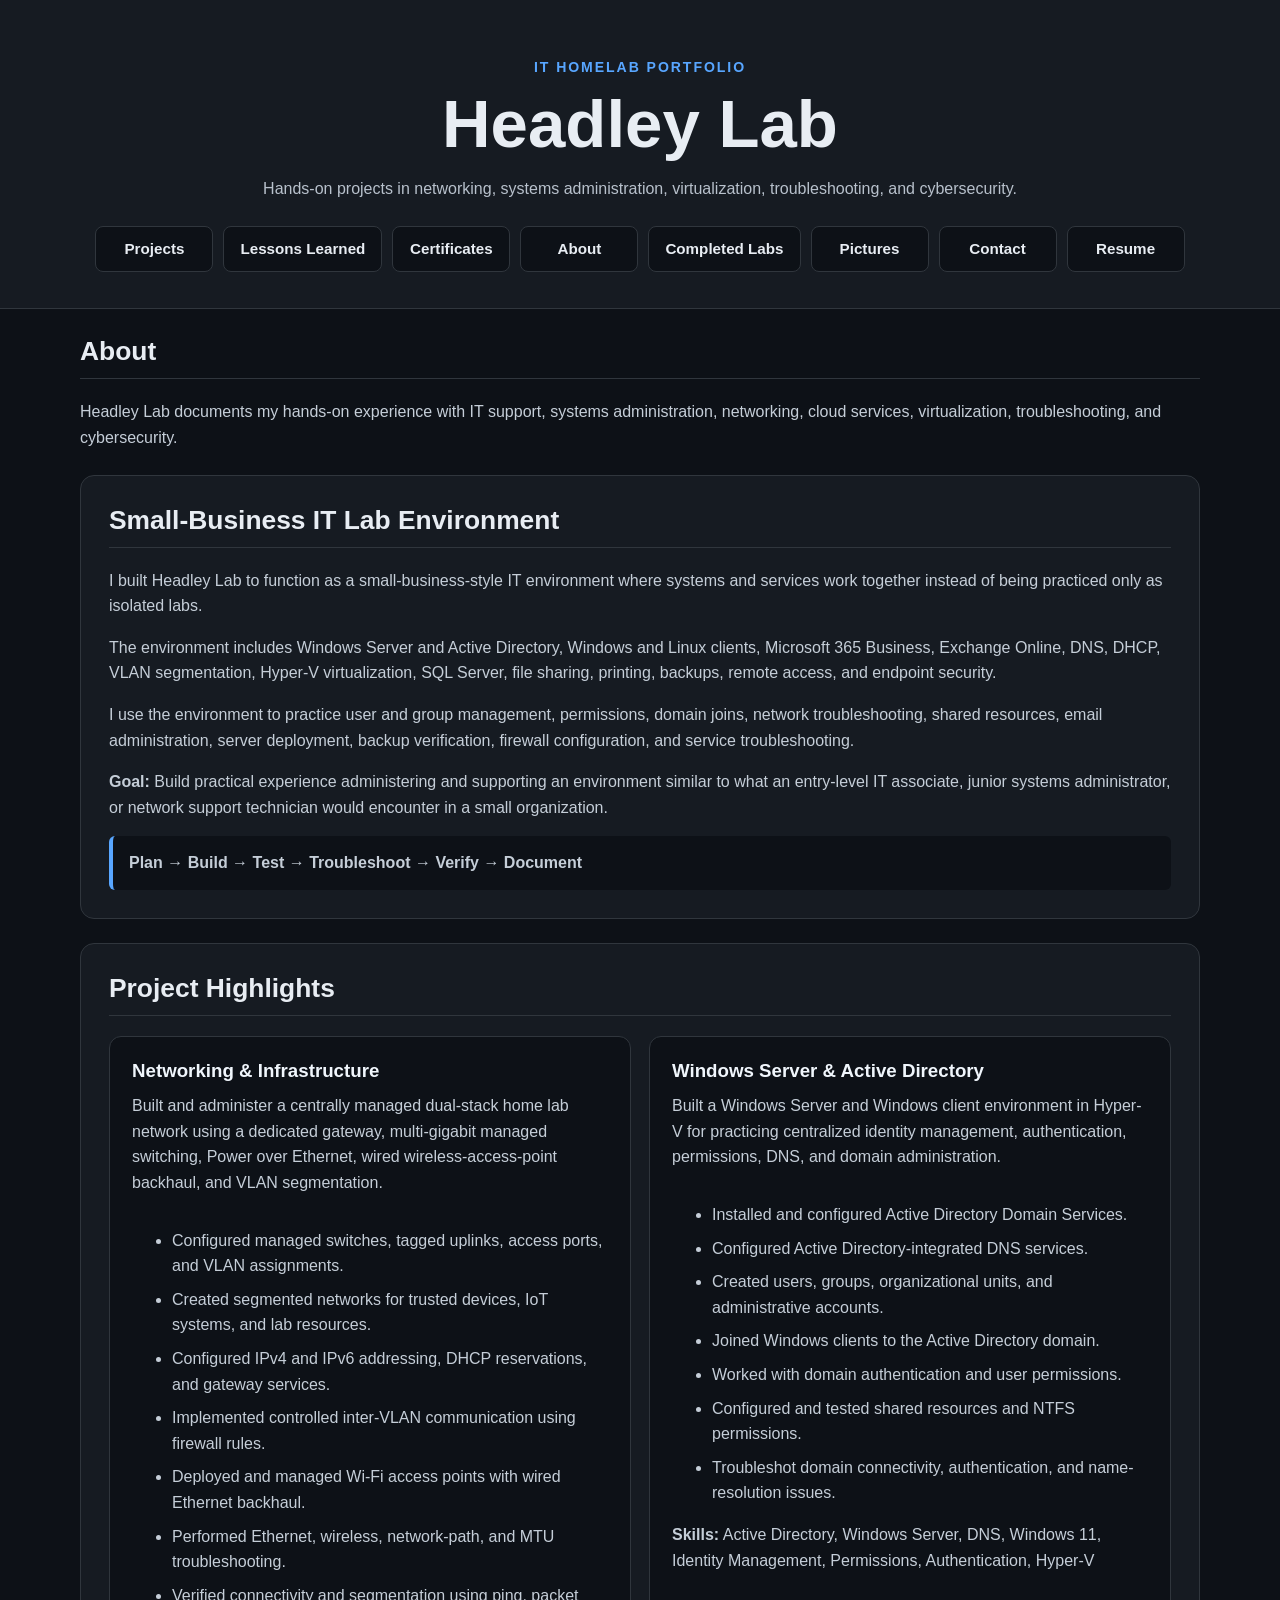
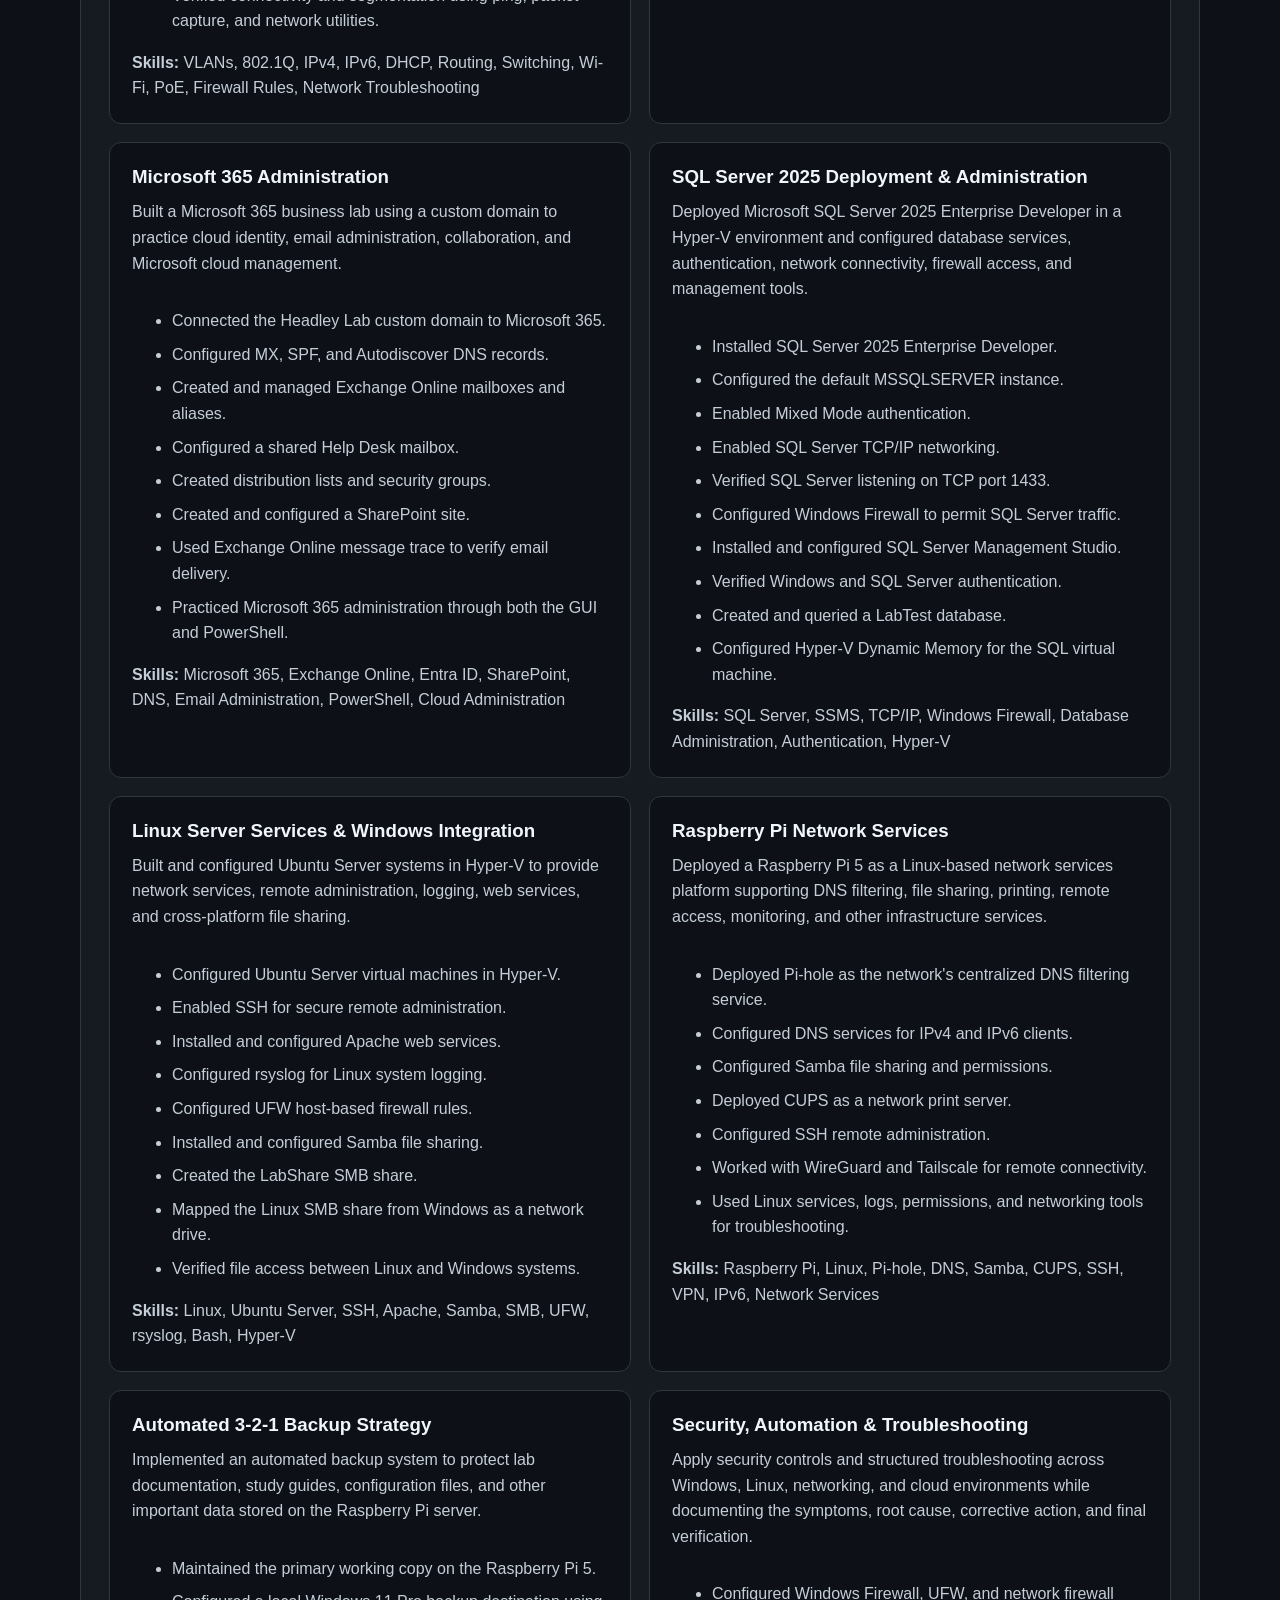
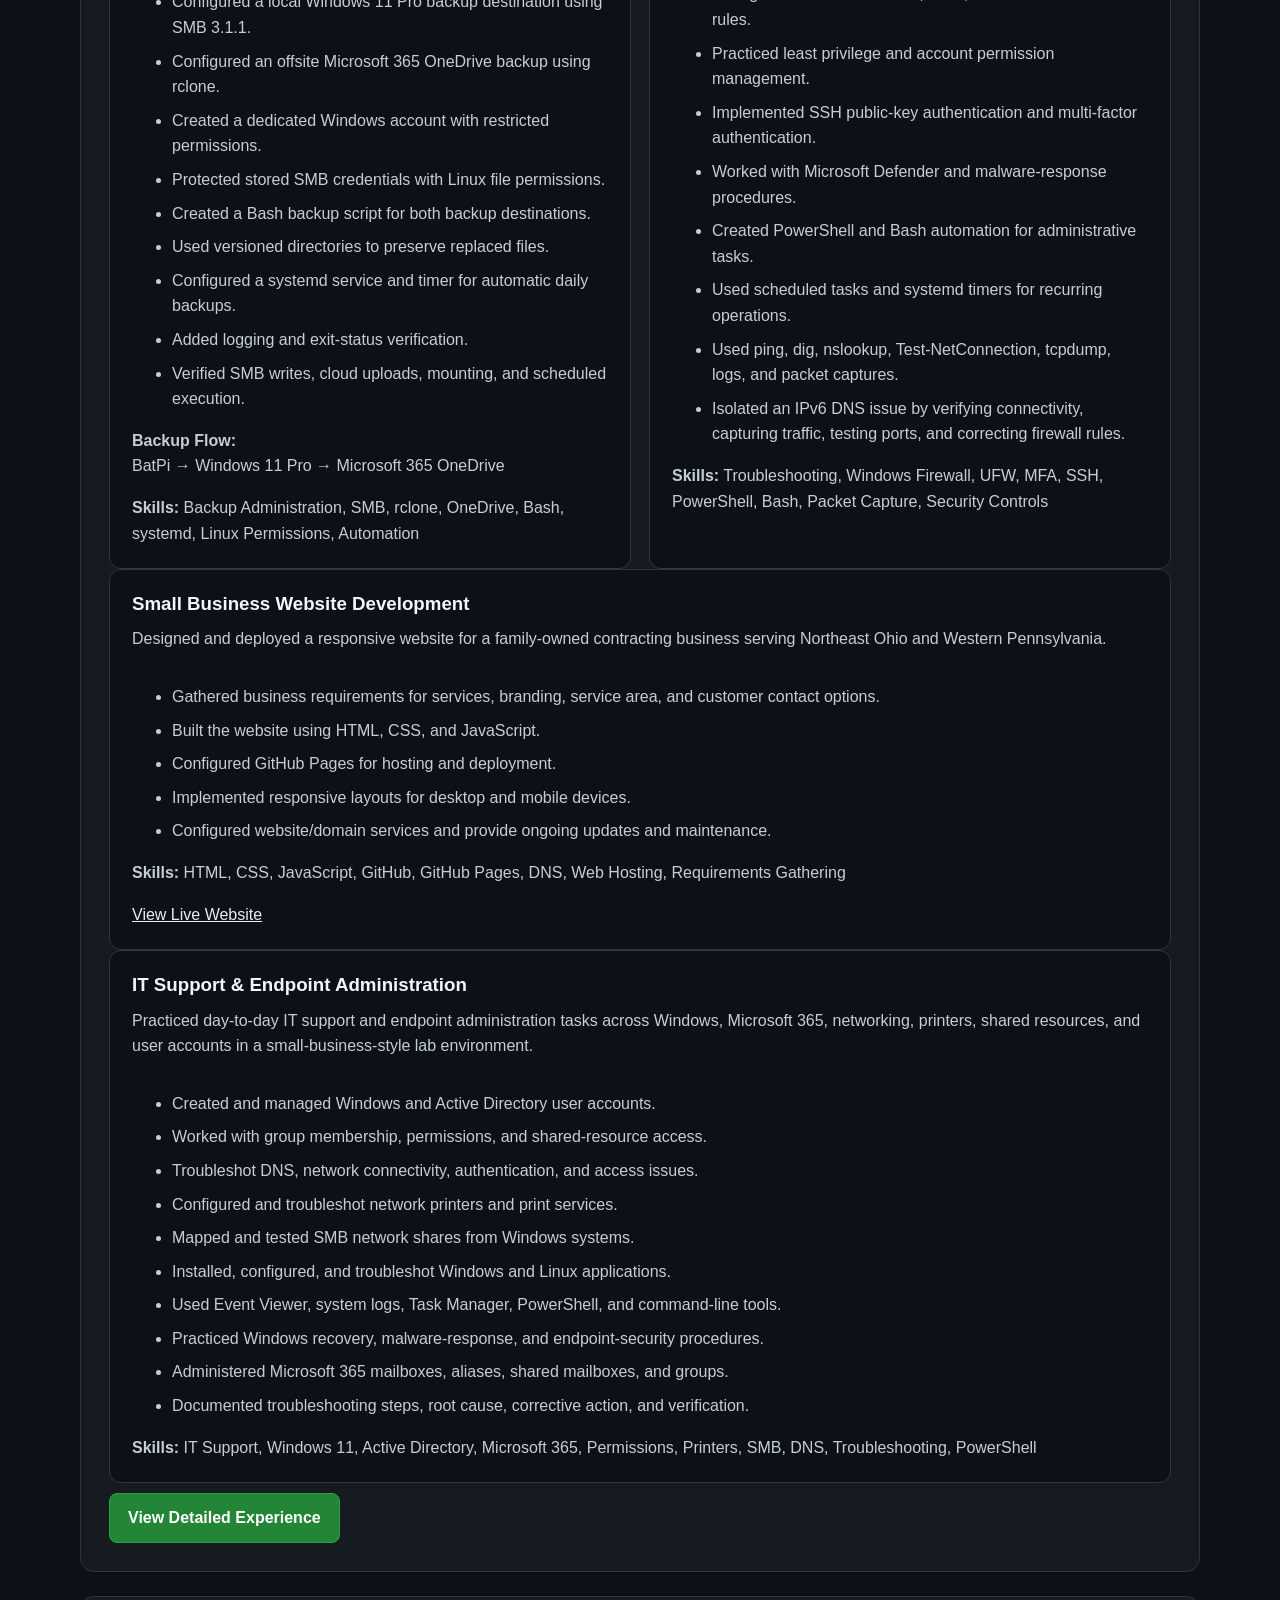
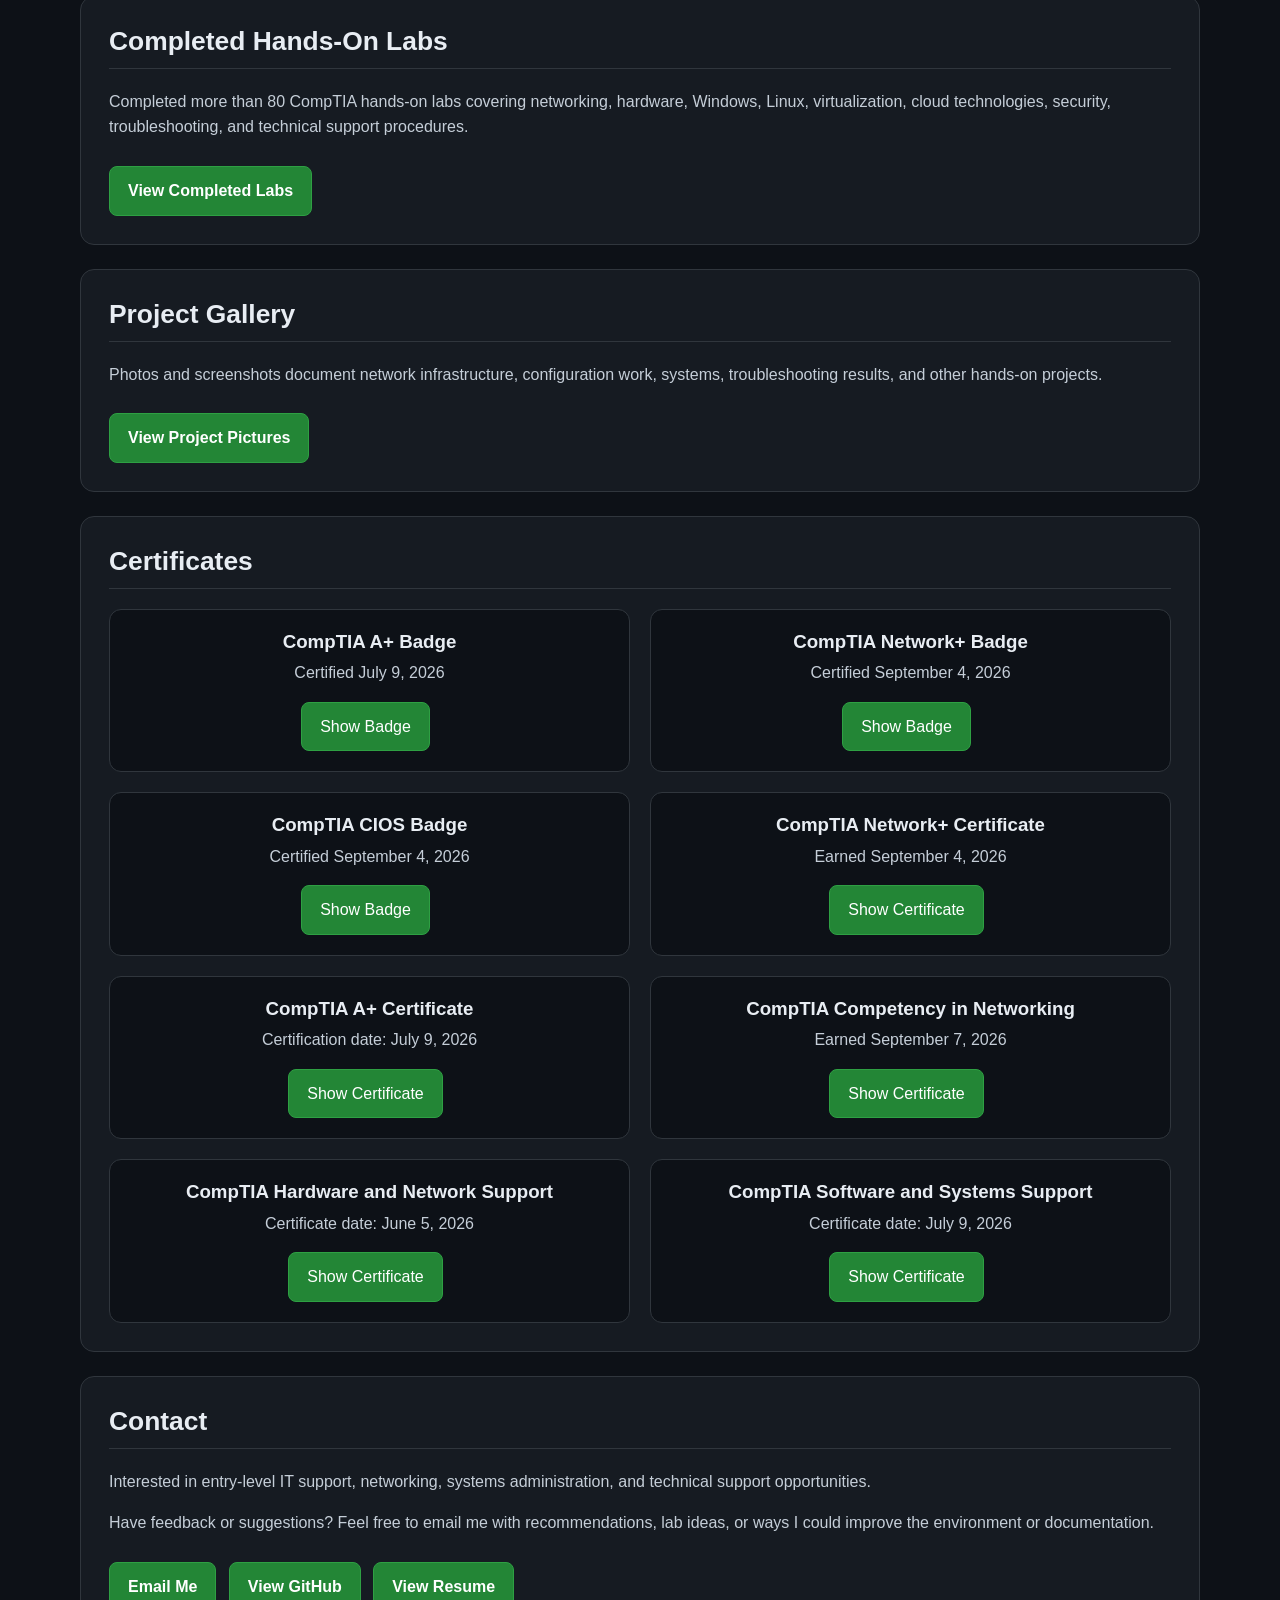
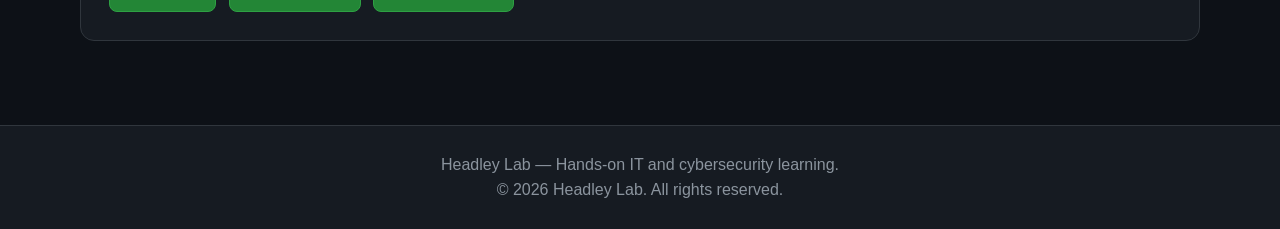
<file: index.html>
<!DOCTYPE html>
<html lang="en">
<head>
  <!-- Google Analytics -->
  <script
    async
    src="https://www.googletagmanager.com/gtag/js?id=G-4KG2R39GV9"
  ></script>

  <script>
    window.dataLayer = window.dataLayer || [];

    function gtag() {
      dataLayer.push(arguments);
    }

    gtag("js", new Date());
    gtag("config", "G-4KG2R39GV9");
  </script>

  <meta charset="UTF-8">
  <meta name="viewport" content="width=device-width, initial-scale=1.0">

  <title>Headley Lab | IT Homelab Portfolio</title>

  <meta
    name="description"
    content="Headley Lab documents hands-on projects in networking, systems administration, virtualization, troubleshooting, and cybersecurity."
  >

  <link rel="stylesheet" href="style.css">
</head>

<body>

  <!-- HEADER -->
  <header class="site-header">
    <div class="container">

      <p class="eyebrow">IT Homelab Portfolio</p>

      <h1>Headley Lab</h1>

      <p class="intro">
        Hands-on projects in networking, systems administration,
        virtualization, troubleshooting, and cybersecurity.
      </p>

      <nav aria-label="Main navigation">
        <a href="projects.html">Projects</a>
        <a href="lessons-learned.html">Lessons Learned</a>
        <a href="#certificates">Certificates</a>
        <a href="#about">About</a>
        <a href="completed-labs.html">Completed Labs</a>
        <a href="Pictures.html">Pictures</a>
        <a href="#contact">Contact</a>
        <a
          href="resume.pdf"
          target="_blank"
          rel="noopener noreferrer"
        >
          Resume
        </a>
      </nav>

    </div>
  </header>

  <main class="container">

    <h2>About</h2>

<p>
  Headley Lab documents my hands-on experience with IT support,
  systems administration, networking, cloud services, virtualization,
  troubleshooting, and cybersecurity.
</p>


<!-- BUSINESS-STYLE LAB ENVIRONMENT -->
<section id="business-lab">

  <h2>Small-Business IT Lab Environment</h2>

  <p>
    I built Headley Lab to function as a small-business-style IT environment
    where systems and services work together instead of being practiced only
    as isolated labs.
  </p>

  <p>
    The environment includes Windows Server and Active Directory, Windows and
    Linux clients, Microsoft 365 Business, Exchange Online, DNS, DHCP, VLAN
    segmentation, Hyper-V virtualization, SQL Server, file sharing, printing,
    backups, remote access, and endpoint security.
  </p>

  <p>
    I use the environment to practice user and group management, permissions,
    domain joins, network troubleshooting, shared resources, email
    administration, server deployment, backup verification, firewall
    configuration, and service troubleshooting.
  </p>

  <p>
    <strong>Goal:</strong>
    Build practical experience administering and supporting an environment
    similar to what an entry-level IT associate, junior systems administrator,
    or network support technician would encounter in a small organization.
  </p>

<p class="workflow">
  <strong>
    Plan → Build → Test → Troubleshoot → Verify → Document
  </strong>
</p>

</section>

    <!-- PROJECT HIGHLIGHTS -->
<section id="projects">

  <h2>Project Highlights</h2>

  <div class="project-grid">

    <!-- NETWORKING & INFRASTRUCTURE -->
    <article class="project-card">
      <h3>Networking & Infrastructure</h3>

      <p>
        Built and administer a centrally managed dual-stack home lab network
        using a dedicated gateway, multi-gigabit managed switching, Power over
        Ethernet, wired wireless-access-point backhaul, and VLAN segmentation.
      </p>

      <ul>
        <li>Configured managed switches, tagged uplinks, access ports, and VLAN assignments.</li>
        <li>Created segmented networks for trusted devices, IoT systems, and lab resources.</li>
        <li>Configured IPv4 and IPv6 addressing, DHCP reservations, and gateway services.</li>
        <li>Implemented controlled inter-VLAN communication using firewall rules.</li>
        <li>Deployed and managed Wi-Fi access points with wired Ethernet backhaul.</li>
        <li>Performed Ethernet, wireless, network-path, and MTU troubleshooting.</li>
        <li>Verified connectivity and segmentation using ping, packet capture, and network utilities.</li>
      </ul>

      <p>
        <strong>Skills:</strong>
        VLANs, 802.1Q, IPv4, IPv6, DHCP, Routing, Switching,
        Wi-Fi, PoE, Firewall Rules, Network Troubleshooting
      </p>
    </article>


    <!-- WINDOWS SERVER & ACTIVE DIRECTORY -->
    <article class="project-card">
      <h3>Windows Server & Active Directory</h3>

      <p>
        Built a Windows Server and Windows client environment in Hyper-V
        for practicing centralized identity management, authentication,
        permissions, DNS, and domain administration.
      </p>

      <ul>
        <li>Installed and configured Active Directory Domain Services.</li>
        <li>Configured Active Directory-integrated DNS services.</li>
        <li>Created users, groups, organizational units, and administrative accounts.</li>
        <li>Joined Windows clients to the Active Directory domain.</li>
        <li>Worked with domain authentication and user permissions.</li>
        <li>Configured and tested shared resources and NTFS permissions.</li>
        <li>Troubleshot domain connectivity, authentication, and name-resolution issues.</li>
      </ul>

      <p>
        <strong>Skills:</strong>
        Active Directory, Windows Server, DNS, Windows 11,
        Identity Management, Permissions, Authentication, Hyper-V
      </p>
    </article>


    <!-- MICROSOFT 365 ADMINISTRATION -->
    <article class="project-card">
      <h3>Microsoft 365 Administration</h3>

      <p>
        Built a Microsoft 365 business lab using a custom domain to practice
        cloud identity, email administration, collaboration, and Microsoft
        cloud management.
      </p>

      <ul>
        <li>Connected the Headley Lab custom domain to Microsoft 365.</li>
        <li>Configured MX, SPF, and Autodiscover DNS records.</li>
        <li>Created and managed Exchange Online mailboxes and aliases.</li>
        <li>Configured a shared Help Desk mailbox.</li>
        <li>Created distribution lists and security groups.</li>
        <li>Created and configured a SharePoint site.</li>
        <li>Used Exchange Online message trace to verify email delivery.</li>
        <li>Practiced Microsoft 365 administration through both the GUI and PowerShell.</li>
      </ul>

      <p>
        <strong>Skills:</strong>
        Microsoft 365, Exchange Online, Entra ID, SharePoint,
        DNS, Email Administration, PowerShell, Cloud Administration
      </p>
    </article>


    <!-- SQL SERVER -->
    <article class="project-card">
      <h3>SQL Server 2025 Deployment & Administration</h3>

      <p>
        Deployed Microsoft SQL Server 2025 Enterprise Developer in a Hyper-V
        environment and configured database services, authentication,
        network connectivity, firewall access, and management tools.
      </p>

      <ul>
        <li>Installed SQL Server 2025 Enterprise Developer.</li>
        <li>Configured the default MSSQLSERVER instance.</li>
        <li>Enabled Mixed Mode authentication.</li>
        <li>Enabled SQL Server TCP/IP networking.</li>
        <li>Verified SQL Server listening on TCP port 1433.</li>
        <li>Configured Windows Firewall to permit SQL Server traffic.</li>
        <li>Installed and configured SQL Server Management Studio.</li>
        <li>Verified Windows and SQL Server authentication.</li>
        <li>Created and queried a LabTest database.</li>
        <li>Configured Hyper-V Dynamic Memory for the SQL virtual machine.</li>
      </ul>

      <p>
        <strong>Skills:</strong>
        SQL Server, SSMS, TCP/IP, Windows Firewall,
        Database Administration, Authentication, Hyper-V
      </p>
    </article>


    <!-- LINUX SERVER -->
    <article class="project-card">
      <h3>Linux Server Services & Windows Integration</h3>

      <p>
        Built and configured Ubuntu Server systems in Hyper-V to provide
        network services, remote administration, logging, web services,
        and cross-platform file sharing.
      </p>

      <ul>
        <li>Configured Ubuntu Server virtual machines in Hyper-V.</li>
        <li>Enabled SSH for secure remote administration.</li>
        <li>Installed and configured Apache web services.</li>
        <li>Configured rsyslog for Linux system logging.</li>
        <li>Configured UFW host-based firewall rules.</li>
        <li>Installed and configured Samba file sharing.</li>
        <li>Created the LabShare SMB share.</li>
        <li>Mapped the Linux SMB share from Windows as a network drive.</li>
        <li>Verified file access between Linux and Windows systems.</li>
      </ul>

      <p>
        <strong>Skills:</strong>
        Linux, Ubuntu Server, SSH, Apache, Samba, SMB,
        UFW, rsyslog, Bash, Hyper-V
      </p>
    </article>


    <!-- RASPBERRY PI -->
    <article class="project-card">
      <h3>Raspberry Pi Network Services</h3>

      <p>
        Deployed a Raspberry Pi 5 as a Linux-based network services platform
        supporting DNS filtering, file sharing, printing, remote access,
        monitoring, and other infrastructure services.
      </p>

      <ul>
        <li>Deployed Pi-hole as the network's centralized DNS filtering service.</li>
        <li>Configured DNS services for IPv4 and IPv6 clients.</li>
        <li>Configured Samba file sharing and permissions.</li>
        <li>Deployed CUPS as a network print server.</li>
        <li>Configured SSH remote administration.</li>
        <li>Worked with WireGuard and Tailscale for remote connectivity.</li>
        <li>Used Linux services, logs, permissions, and networking tools for troubleshooting.</li>
      </ul>

      <p>
        <strong>Skills:</strong>
        Raspberry Pi, Linux, Pi-hole, DNS, Samba,
        CUPS, SSH, VPN, IPv6, Network Services
      </p>
    </article>


    <!-- BACKUP -->
    <article class="project-card">
      <h3>Automated 3-2-1 Backup Strategy</h3>

      <p>
        Implemented an automated backup system to protect lab documentation,
        study guides, configuration files, and other important data stored
        on the Raspberry Pi server.
      </p>

      <ul>
        <li>Maintained the primary working copy on the Raspberry Pi 5.</li>
        <li>Configured a local Windows 11 Pro backup destination using SMB 3.1.1.</li>
        <li>Configured an offsite Microsoft 365 OneDrive backup using rclone.</li>
        <li>Created a dedicated Windows account with restricted permissions.</li>
        <li>Protected stored SMB credentials with Linux file permissions.</li>
        <li>Created a Bash backup script for both backup destinations.</li>
        <li>Used versioned directories to preserve replaced files.</li>
        <li>Configured a systemd service and timer for automatic daily backups.</li>
        <li>Added logging and exit-status verification.</li>
        <li>Verified SMB writes, cloud uploads, mounting, and scheduled execution.</li>
      </ul>

      <p>
        <strong>Backup Flow:</strong><br>
        BatPi &rarr; Windows 11 Pro &rarr; Microsoft 365 OneDrive
      </p>

      <p>
        <strong>Skills:</strong>
        Backup Administration, SMB, rclone, OneDrive,
        Bash, systemd, Linux Permissions, Automation
      </p>
    </article>


    <!-- SECURITY & TROUBLESHOOTING -->
    <article class="project-card">
      <h3>Security, Automation & Troubleshooting</h3>

      <p>
        Apply security controls and structured troubleshooting across Windows,
        Linux, networking, and cloud environments while documenting the
        symptoms, root cause, corrective action, and final verification.
      </p>

      <ul>
        <li>Configured Windows Firewall, UFW, and network firewall rules.</li>
        <li>Practiced least privilege and account permission management.</li>
        <li>Implemented SSH public-key authentication and multi-factor authentication.</li>
        <li>Worked with Microsoft Defender and malware-response procedures.</li>
        <li>Created PowerShell and Bash automation for administrative tasks.</li>
        <li>Used scheduled tasks and systemd timers for recurring operations.</li>
        <li>Used ping, dig, nslookup, Test-NetConnection, tcpdump, logs, and packet captures.</li>
        <li>Isolated an IPv6 DNS issue by verifying connectivity, capturing traffic, testing ports, and correcting firewall rules.</li>
      </ul>

      <p>
        <strong>Skills:</strong>
        Troubleshooting, Windows Firewall, UFW, MFA,
        SSH, PowerShell, Bash, Packet Capture, Security Controls
      </p>
    </article>

  </div>


<div class="project-card">
    <h3>Small Business Website Development</h3>

    <p>
        Designed and deployed a responsive website for a family-owned contracting
        business serving Northeast Ohio and Western Pennsylvania.
    </p>

    <ul>
        <li>Gathered business requirements for services, branding, service area, and customer contact options.</li>
        <li>Built the website using HTML, CSS, and JavaScript.</li>
        <li>Configured GitHub Pages for hosting and deployment.</li>
        <li>Implemented responsive layouts for desktop and mobile devices.</li>
        <li>Configured website/domain services and provide ongoing updates and maintenance.</li>
    </ul>

    <p class="project-skills">
        <strong>Skills:</strong> HTML, CSS, JavaScript, GitHub, GitHub Pages, DNS, Web Hosting, Requirements Gathering
    </p>


    <a href="www.headleycontractingservices.com "
       target="_blank"
       rel="noopener noreferrer"
       class="project-btn">
        View Live Website
    </a>
</div>
  <!-- IT SUPPORT & ENDPOINT ADMINISTRATION -->
<article class="project-card">
  <h3>IT Support & Endpoint Administration</h3>

  <p>
    Practiced day-to-day IT support and endpoint administration tasks across
    Windows, Microsoft 365, networking, printers, shared resources, and user
    accounts in a small-business-style lab environment.
  </p>

  <ul>
    <li>Created and managed Windows and Active Directory user accounts.</li>
    <li>Worked with group membership, permissions, and shared-resource access.</li>
    <li>Troubleshot DNS, network connectivity, authentication, and access issues.</li>
    <li>Configured and troubleshot network printers and print services.</li>
    <li>Mapped and tested SMB network shares from Windows systems.</li>
    <li>Installed, configured, and troubleshot Windows and Linux applications.</li>
    <li>Used Event Viewer, system logs, Task Manager, PowerShell, and command-line tools.</li>
    <li>Practiced Windows recovery, malware-response, and endpoint-security procedures.</li>
    <li>Administered Microsoft 365 mailboxes, aliases, shared mailboxes, and groups.</li>
    <li>Documented troubleshooting steps, root cause, corrective action, and verification.</li>
  </ul>

  <p>
    <strong>Skills:</strong>
    IT Support, Windows 11, Active Directory, Microsoft 365,
    Permissions, Printers, SMB, DNS, Troubleshooting, PowerShell
  </p>
</article>

</div>

<a class="button" href="projects.html">
  View Detailed Experience
</a>
</section>



    <!-- COMPLETED LABS -->
    <section id="completed-labs">

      <h2>Completed Hands-On Labs</h2>

      <p>
        Completed more than 80 CompTIA hands-on labs covering networking,
        hardware, Windows, Linux, virtualization, cloud technologies,
        security, troubleshooting, and technical support procedures.
      </p>

      <a class="button" href="completed-labs.html">
        View Completed Labs
      </a>

    </section>

    <!-- PROJECT GALLERY -->
    <section id="gallery">

      <h2>Project Gallery</h2>

      <p>
        Photos and screenshots document network infrastructure,
        configuration work, systems, troubleshooting results, and other
        hands-on projects.
      </p>

      <a class="button" href="Pictures.html">
        View Project Pictures
      </a>

    </section>

    <!-- CERTIFICATES -->
    <section id="certificates">

      <h2>Certificates</h2>

      <div class="cert-grid">

        <!-- A+ BADGE -->
        <article class="certificate-card">

          <div class="certificate-content">

            <h3>CompTIA A+ Badge</h3>

            <p>Certified July 9, 2026</p>

            <button
              class="button certificate-toggle"
              type="button"
              aria-expanded="false"
              aria-controls="aplus-badge"
              data-show-text="Show Badge"
              data-hide-text="Hide Badge"
            >
              Show Badge
            </button>

            <div
              class="certificate-details"
              id="aplus-badge"
              hidden
            >
              <div
                data-iframe-width="150"
                data-iframe-height="270"
                data-share-badge-id="b3e23286-1e10-4654-9e3e-bf1196140783"
                data-share-badge-host="https://www.credly.com"
              ></div>
            </div>

          </div>
        </article>

<!-- NETWORK+ BADGE -->
<article class="certificate-card">

    <div class="certificate-content">

        <h3>CompTIA Network+ Badge</h3>

        <p>Certified September 4, 2026</p>

        <button
            class="button certificate-toggle"
            type="button"
            aria-expanded="false"
            aria-controls="networkplus-badge"
            data-show-text="Show Badge"
            data-hide-text="Hide Badge"
        >
            Show Badge
        </button>

        <div
            class="certificate-details"
            id="networkplus-badge"
            hidden
        >
            <div
                data-iframe-width="150"
                data-iframe-height="270"
                data-share-badge-id="35a9e029-b0e7-4dd1-bfd9-a9c599a750a7"
                data-share-badge-host="https://www.credly.com"
            ></div>
        </div>

    </div>

</article>

<!-- THIRD NEW BADGE -->
<article class="certificate-card">

    <div class="certificate-content">

        <h3>CompTIA CIOS Badge</h3>

        <p>Certified September 4, 2026</p>

        <button
            class="button certificate-toggle"
            type="button"
            aria-expanded="false"
            aria-controls="third-badge"
            data-show-text="Show Badge"
            data-hide-text="Hide Badge"
        >
            Show Badge
        </button>

        <div
            class="certificate-details"
            id="third-badge"
            hidden
        >
            <div
                data-iframe-width="150"
                data-iframe-height="270"
                data-share-badge-id="f75b4954-c3a4-451d-9794-da8b49ecc10a"
                data-share-badge-host="https://www.credly.com"
            ></div>
        </div>

    </div>

</article>

<!-- CompTIA Network+ -->
<article class="certificate-card">
  <div class="certificate-content">
    <h3>CompTIA Network+ Certificate</h3>
    <p>Earned September 4, 2026</p>

    <button
      class="button certificate-toggle"
      type="button"
      aria-expanded="false"
      aria-controls="networkplus-certificate">
      Show Certificate
    </button>

    <div
      class="certificate-details"
      id="networkplus-certificate"
      hidden>

      <a
        class="certificate-image-link"
        href="Network+ Secure Cert.png"
        target="_blank"
        rel="noopener noreferrer"
        aria-label="Open CompTIA Network+ certificate">

        <img
          src="Network+ Secure Cert.png"
          alt="CompTIA Network+ certificate earned by Robert Headley">
      </a>

      <a
        class="button"
        href="Network+ Secure Cert.png"
        target="_blank"
        rel="noopener noreferrer">
        Open Full Certificate
      </a>

    </div>
  </div>
</article>

        <!-- A+ CERTIFICATE -->
        <article class="certificate-card">

          <div class="certificate-content">

            <h3>CompTIA A+ Certificate</h3>

            <p>Certification date: July 9, 2026</p>

            <button
              class="button certificate-toggle"
              type="button"
              aria-expanded="false"
              aria-controls="aplus-certificate"
              data-show-text="Show Certificate"
              data-hide-text="Hide Certificate"
            >
              Show Certificate
            </button>

            <div
              class="certificate-details"
              id="aplus-certificate"
              hidden
            >

              <a
                class="certificate-image-link"
                href="CompTIA-A-Plus-Certificate.png"
                target="_blank"
                rel="noopener noreferrer"
                aria-label="Open CompTIA A+ certificate"
              >
                <img
                  src="CompTIA-A-Plus-Certificate.png"
                  alt="CompTIA A+ certificate"
                >
              </a>

              <a
                class="button"
                href="CompTIA-A-Plus-Certificate.png"
                target="_blank"
                rel="noopener noreferrer"
              >
                Open Full Certificate
              </a>

            </div>

          </div>
        </article>

<!-- CompTIA Competency in Networking -->
<article class="certificate-card">
  <div class="certificate-content">
    <h3>CompTIA Competency in Networking</h3>
    <p>Earned September 7, 2026</p>

    <button
      class="button certificate-toggle"
      type="button"
      aria-expanded="false"
      aria-controls="networking-competency-certificate">
      Show Certificate
    </button>

    <div
      class="certificate-details"
      id="networking-competency-certificate"
      hidden>

      <a
        class="certificate-image-link"
        href="Competency_in_Networking_Secure.png"
        target="_blank"
        rel="noopener noreferrer"
        aria-label="Open CompTIA Competency in Networking certificate">

        <img
          src="Competency_in_Networking_Secure.png"
          alt="CompTIA Competency in Networking certificate earned by Robert Headley">
      </a>

      <a
        class="button"
        href="Competency_in_Networking_Secure.png"
        target="_blank"
        rel="noopener noreferrer">
        Open Full Certificate
      </a>

    </div>
  </div>
</article>

        <!-- HARDWARE AND NETWORK SUPPORT -->
        <article class="certificate-card">

          <div class="certificate-content">

            <h3>CompTIA Hardware and Network Support</h3>

            <p>Certificate date: June 5, 2026</p>

            <button
              class="button certificate-toggle"
              type="button"
              aria-expanded="false"
              aria-controls="hardware-certificate"
              data-show-text="Show Certificate"
              data-hide-text="Hide Certificate"
            >
              Show Certificate
            </button>

            <div
              class="certificate-details"
              id="hardware-certificate"
              hidden
            >

              <a
                class="certificate-image-link"
                href="CompTIA-Hardware-Network-Support_copy.png"
                target="_blank"
                rel="noopener noreferrer"
                aria-label="Open CompTIA Hardware and Network Support certificate"
              >
                <img
                  src="CompTIA-Hardware-Network-Support_copy.png"
                  alt="CompTIA Hardware and Network Support certificate"
                >
              </a>

              <a
                class="button"
                href="CompTIA-Hardware-Network-Support_copy.png"
                target="_blank"
                rel="noopener noreferrer"
              >
                Open Full Certificate
              </a>

            </div>

          </div>
        </article>

        <!-- SOFTWARE AND SYSTEMS SUPPORT -->
        <article class="certificate-card">

          <div class="certificate-content">

            <h3>CompTIA Software and Systems Support</h3>

            <p>Certificate date: July 9, 2026</p>

            <button
              class="button certificate-toggle"
              type="button"
              aria-expanded="false"
              aria-controls="software-certificate"
              data-show-text="Show Certificate"
              data-hide-text="Hide Certificate"
            >
              Show Certificate
            </button>

            <div
              class="certificate-details"
              id="software-certificate"
              hidden
            >

              <a
                class="certificate-image-link"
                href="CompTIA-Software-Systems-Support_copy.png"
                target="_blank"
                rel="noopener noreferrer"
                aria-label="Open CompTIA Software and Systems Support certificate"
              >
                <img
                  src="CompTIA-Software-Systems-Support_copy.png"
                  alt="CompTIA Software and Systems Support certificate"
                >
              </a>

              <a
                class="button"
                href="CompTIA-Software-Systems-Support_copy.png"
                target="_blank"
                rel="noopener noreferrer"
              >
                Open Full Certificate
              </a>

            </div>

          </div>
        </article>

      </div>

    </section>

    <!-- CONTACT -->
    <section id="contact">

      <h2>Contact</h2>

      <p>
        Interested in entry-level IT support, networking, systems
        administration, and technical support opportunities.<p>
      Have feedback or suggestions? Feel free to email me with recommendations,
      lab ideas, or ways I could improve the environment or documentation.
      </p>
     </p>

      <a
        class="button"
        href="mailto:bobby@headleylab.com"
      >
        Email Me
      </a>

      <a
        class="button"
        href="https://github.com/bheadley86-create"
        target="_blank"
        rel="noopener noreferrer"
      >
        View GitHub
      </a>

      <a
        class="button"
        href="resume.pdf"
        target="_blank"
        rel="noopener noreferrer"
      >
        View Resume
      </a>

    </section>

  </main>

<!-- FOOTER -->
<footer>
  <div class="container">
    <p>
      Headley Lab — Hands-on IT and cybersecurity learning.
    </p>
    <p>
      &copy; 2026 Headley Lab. All rights reserved.
    </p>
  </div>
</footer>

  <!-- CREDLY -->
  <script
    async
    src="https://cdn.credly.com/assets/utilities/embed.js"
  ></script>

  <!-- CERTIFICATE TOGGLES -->
  <script>
    document.querySelectorAll(".certificate-toggle").forEach((button) => {
      button.addEventListener("click", () => {
        const certificateId = button.getAttribute("aria-controls");
        const certificate = document.getElementById(certificateId);

        if (!certificate) {
          return;
        }

        const isHidden = certificate.hasAttribute("hidden");

        const showText =
          button.dataset.showText || "Show Certificate";

        const hideText =
          button.dataset.hideText || "Hide Certificate";

        if (isHidden) {
          certificate.removeAttribute("hidden");
          button.setAttribute("aria-expanded", "true");
          button.textContent = hideText;
        } else {
          certificate.setAttribute("hidden", "");
          button.setAttribute("aria-expanded", "false");
          button.textContent = showText;
        }
      });
    });
  </script>

  <!-- Cloudflare Web Analytics -->
  <script
    type="module"
    src="https://static.cloudflareinsights.com/beacon.min.js"
    data-cf-beacon='{"token":"bc6c568b20b046939691383c7d23c6a4"}'
  ></script>

</body>
</html>
</file>
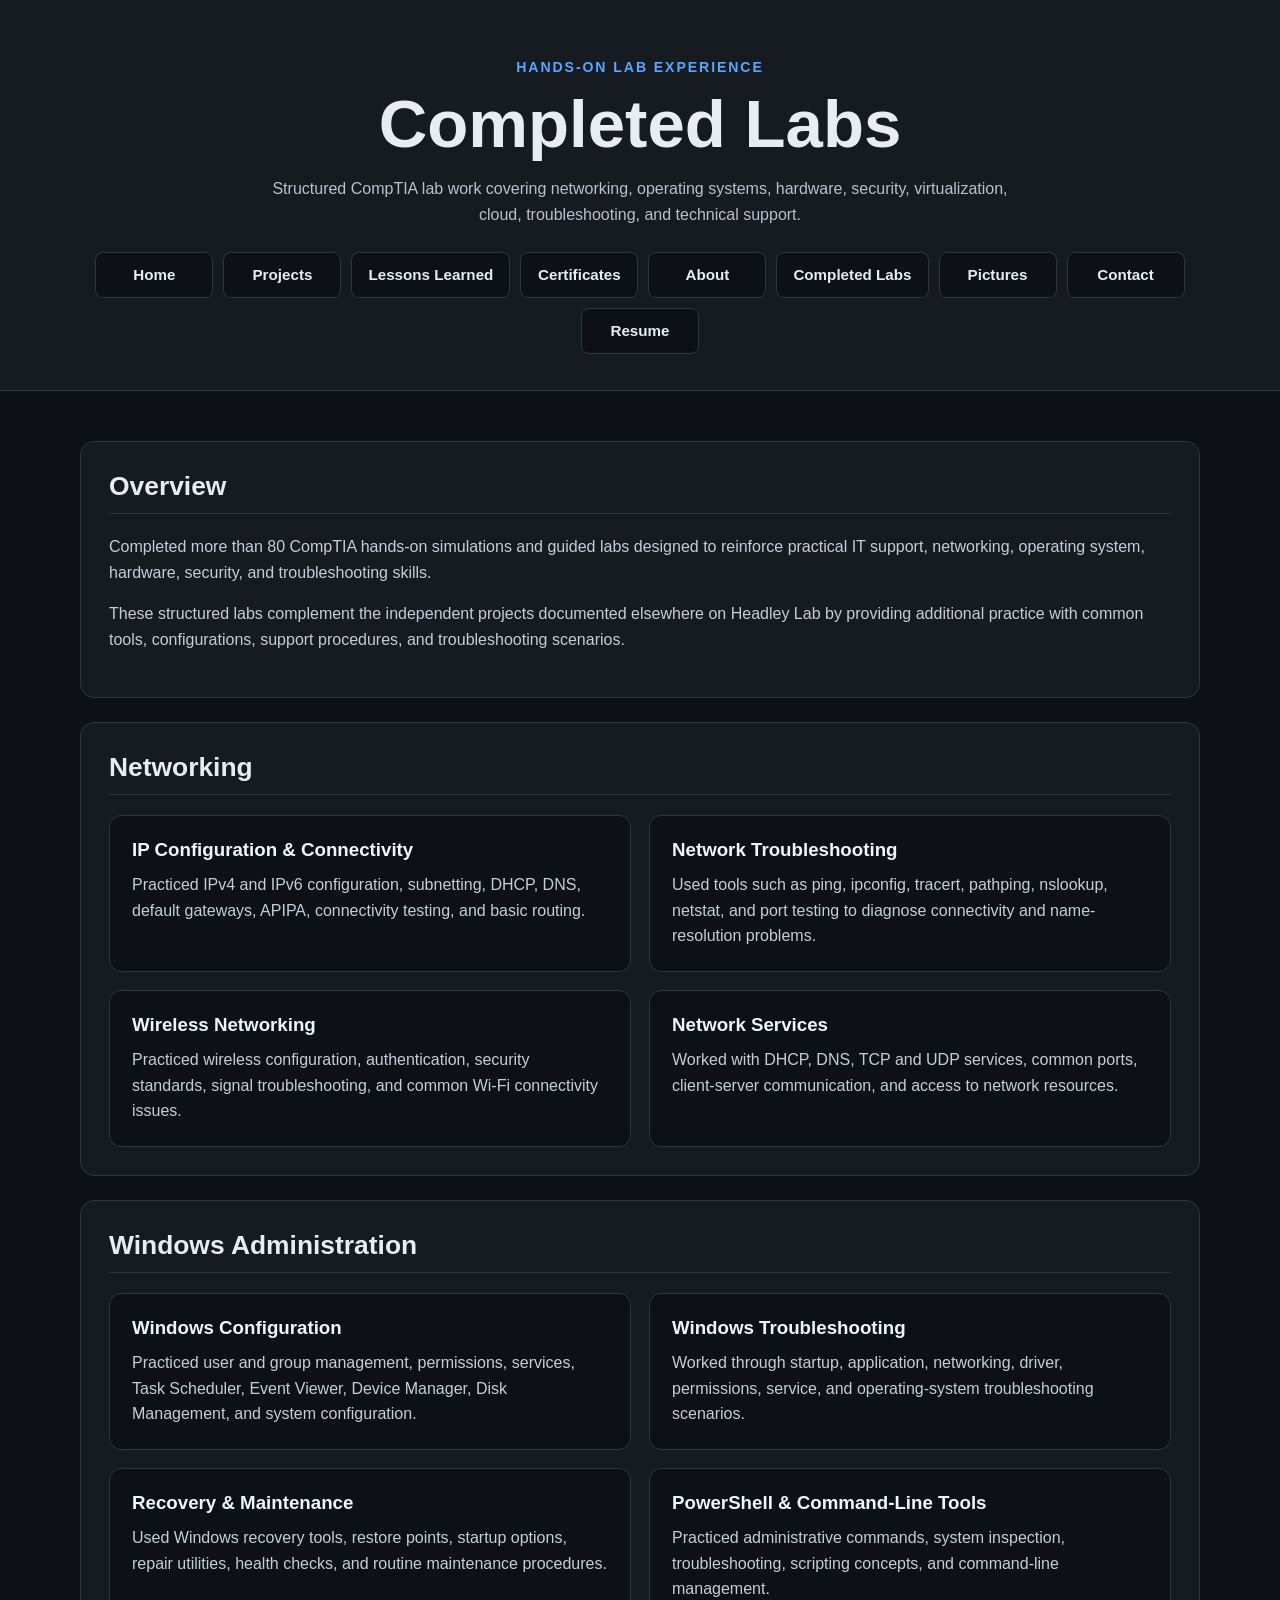
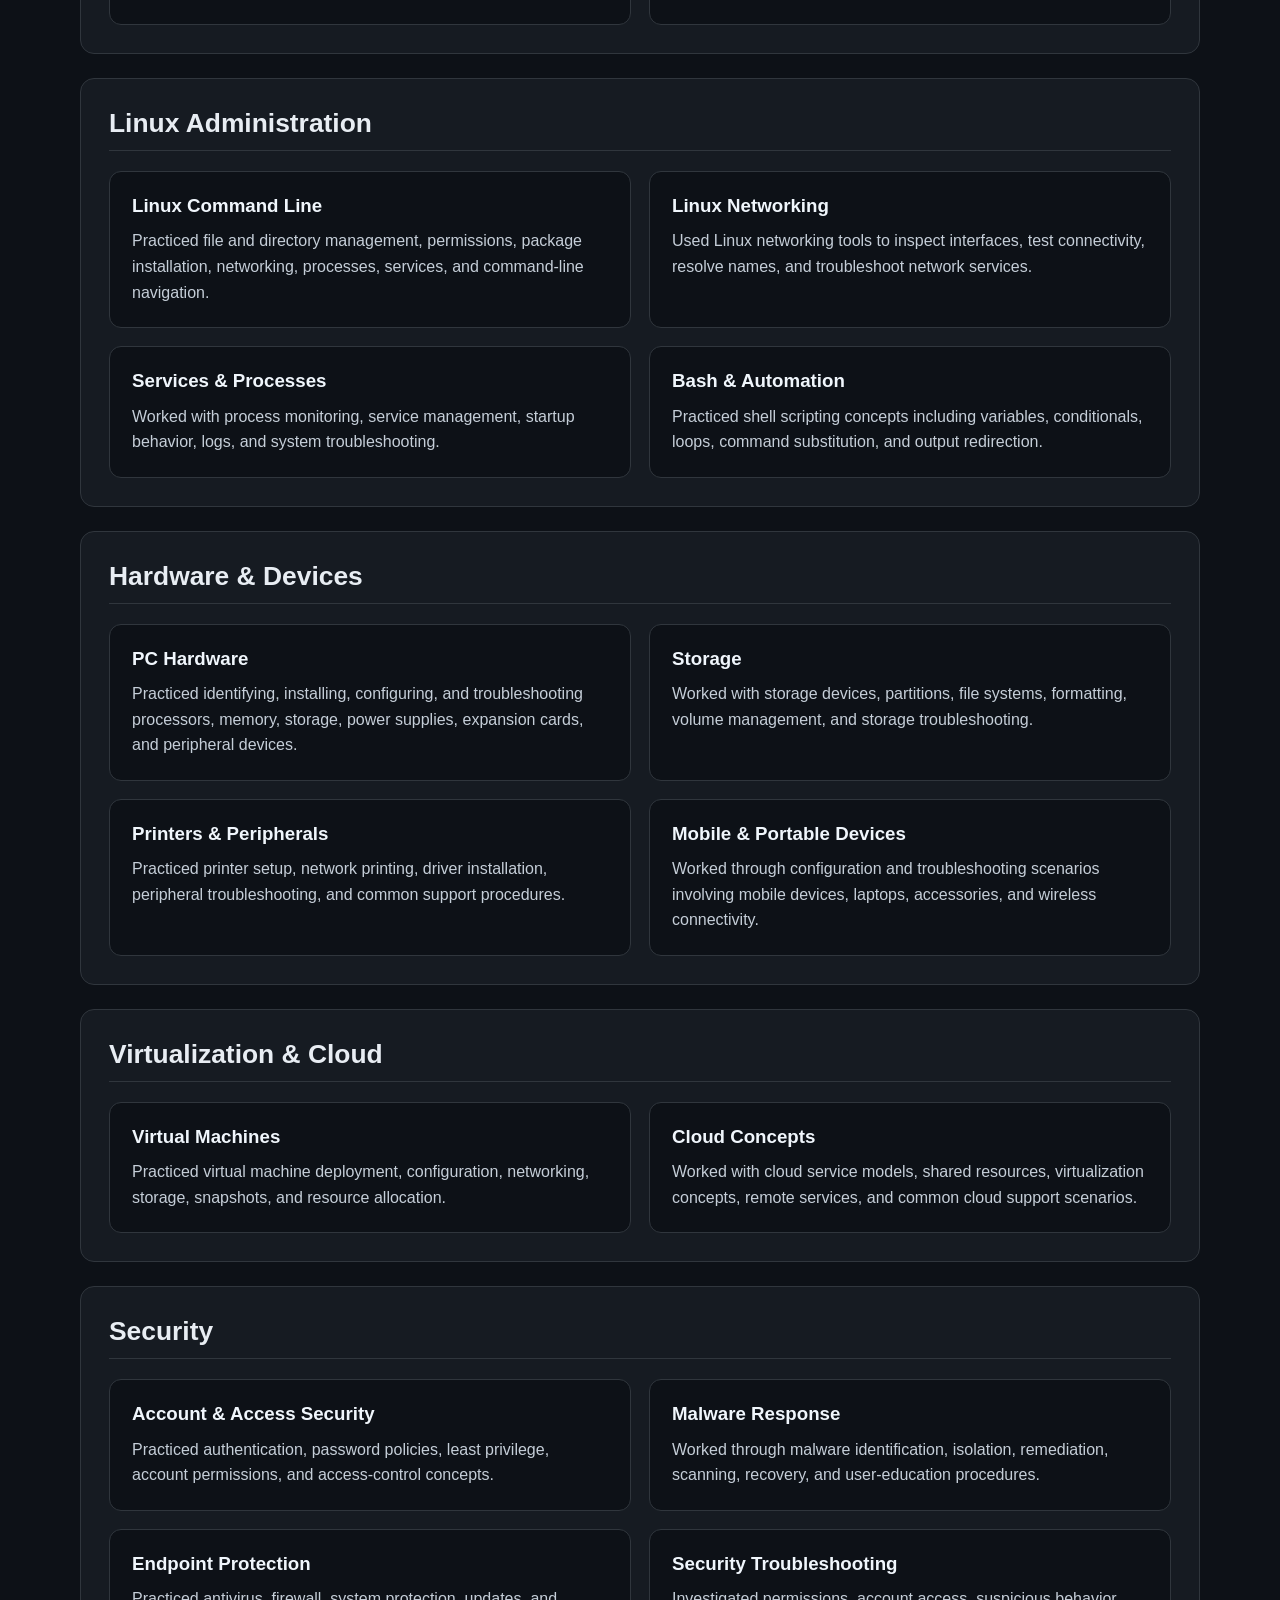
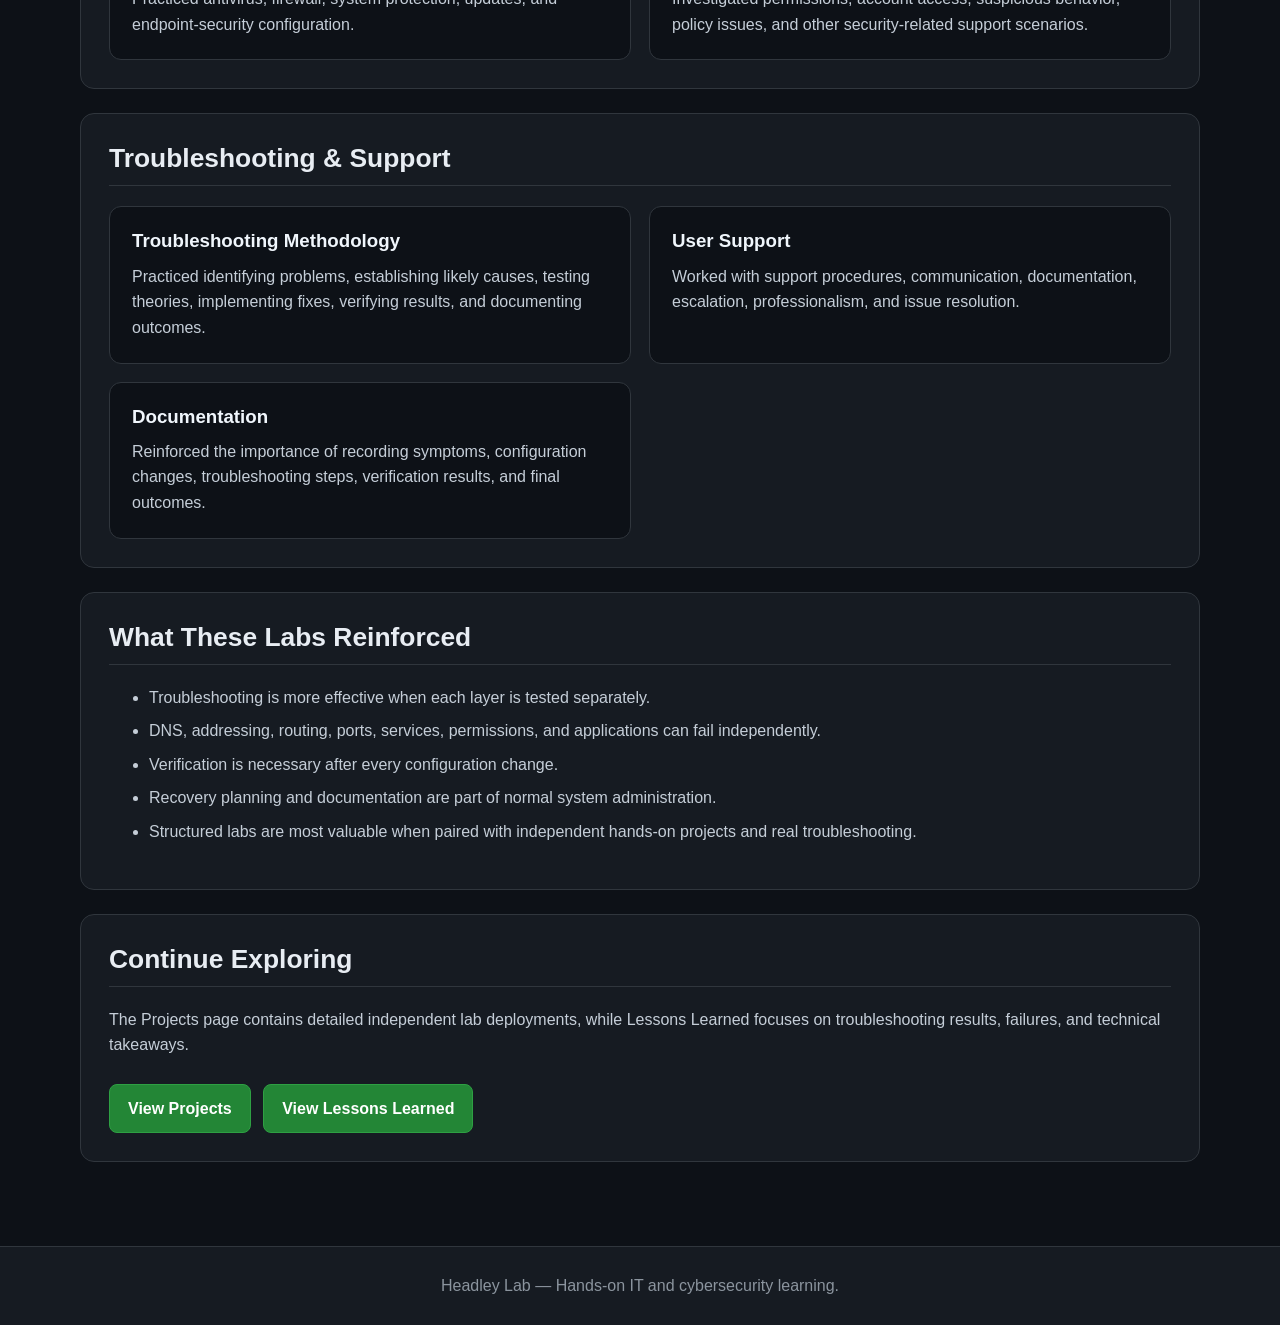
<file: completed-labs.html>
<!DOCTYPE html>
<html lang="en">
<head>
  <meta charset="UTF-8">
  <meta name="viewport" content="width=device-width, initial-scale=1.0">

  <title>Headley Lab | Completed Labs</title>

  <meta
    name="description"
    content="Completed CompTIA hands-on labs covering networking, Windows, Linux, hardware, security, virtualization, cloud, troubleshooting, and support procedures."
  >

  <link rel="stylesheet" href="style.css">
</head>

<body>

  <header class="site-header">
    <div class="container">
      <p class="eyebrow">Hands-On Lab Experience</p>

      <h1>Completed Labs</h1>

      <p class="intro">
        Structured CompTIA lab work covering networking, operating systems,
        hardware, security, virtualization, cloud, troubleshooting, and
        technical support.
      </p>

      <nav aria-label="Main navigation">
        <a href="index.html">Home</a>
        <a href="projects.html">Projects</a>
        <a href="lessons-learned.html">Lessons Learned</a>
        <a href="index.html#certificates">Certificates</a>
        <a href="index.html#about">About</a>
        <a href="completed-labs.html">Completed Labs</a>
        <a href="Pictures.html">Pictures</a>
        <a href="index.html#contact">Contact</a>
        <a href="resume.pdf" target="_blank" rel="noopener noreferrer">Resume</a>
      </nav>
    </div>
  </header>

  <main class="container">

    <section>
      <h2>Overview</h2>

      <p>
        Completed more than 80 CompTIA hands-on simulations and guided labs
        designed to reinforce practical IT support, networking, operating
        system, hardware, security, and troubleshooting skills.
      </p>

      <p>
        These structured labs complement the independent projects documented
        elsewhere on Headley Lab by providing additional practice with common
        tools, configurations, support procedures, and troubleshooting
        scenarios.
      </p>
    </section>

    <section>
      <h2>Networking</h2>

      <div class="project-grid">

        <article class="project-card">
          <h3>IP Configuration & Connectivity</h3>

          <p>
            Practiced IPv4 and IPv6 configuration, subnetting, DHCP, DNS,
            default gateways, APIPA, connectivity testing, and basic routing.
          </p>
        </article>

        <article class="project-card">
          <h3>Network Troubleshooting</h3>

          <p>
            Used tools such as ping, ipconfig, tracert, pathping, nslookup,
            netstat, and port testing to diagnose connectivity and
            name-resolution problems.
          </p>
        </article>

        <article class="project-card">
          <h3>Wireless Networking</h3>

          <p>
            Practiced wireless configuration, authentication, security
            standards, signal troubleshooting, and common Wi-Fi connectivity
            issues.
          </p>
        </article>

        <article class="project-card">
          <h3>Network Services</h3>

          <p>
            Worked with DHCP, DNS, TCP and UDP services, common ports,
            client-server communication, and access to network resources.
          </p>
        </article>

      </div>
    </section>

    <section>
      <h2>Windows Administration</h2>

      <div class="project-grid">

        <article class="project-card">
          <h3>Windows Configuration</h3>

          <p>
            Practiced user and group management, permissions, services,
            Task Scheduler, Event Viewer, Device Manager, Disk Management,
            and system configuration.
          </p>
        </article>

        <article class="project-card">
          <h3>Windows Troubleshooting</h3>

          <p>
            Worked through startup, application, networking, driver,
            permissions, service, and operating-system troubleshooting
            scenarios.
          </p>
        </article>

        <article class="project-card">
          <h3>Recovery & Maintenance</h3>

          <p>
            Used Windows recovery tools, restore points, startup options,
            repair utilities, health checks, and routine maintenance
            procedures.
          </p>
        </article>

        <article class="project-card">
          <h3>PowerShell & Command-Line Tools</h3>

          <p>
            Practiced administrative commands, system inspection,
            troubleshooting, scripting concepts, and command-line management.
          </p>
        </article>

      </div>
    </section>

    <section>
      <h2>Linux Administration</h2>

      <div class="project-grid">

        <article class="project-card">
          <h3>Linux Command Line</h3>

          <p>
            Practiced file and directory management, permissions, package
            installation, networking, processes, services, and command-line
            navigation.
          </p>
        </article>

        <article class="project-card">
          <h3>Linux Networking</h3>

          <p>
            Used Linux networking tools to inspect interfaces, test
            connectivity, resolve names, and troubleshoot network services.
          </p>
        </article>

        <article class="project-card">
          <h3>Services & Processes</h3>

          <p>
            Worked with process monitoring, service management, startup
            behavior, logs, and system troubleshooting.
          </p>
        </article>

        <article class="project-card">
          <h3>Bash & Automation</h3>

          <p>
            Practiced shell scripting concepts including variables,
            conditionals, loops, command substitution, and output
            redirection.
          </p>
        </article>

      </div>
    </section>

    <section>
      <h2>Hardware & Devices</h2>

      <div class="project-grid">

        <article class="project-card">
          <h3>PC Hardware</h3>

          <p>
            Practiced identifying, installing, configuring, and
            troubleshooting processors, memory, storage, power supplies,
            expansion cards, and peripheral devices.
          </p>
        </article>

        <article class="project-card">
          <h3>Storage</h3>

          <p>
            Worked with storage devices, partitions, file systems,
            formatting, volume management, and storage troubleshooting.
          </p>
        </article>

        <article class="project-card">
          <h3>Printers & Peripherals</h3>

          <p>
            Practiced printer setup, network printing, driver installation,
            peripheral troubleshooting, and common support procedures.
          </p>
        </article>

        <article class="project-card">
          <h3>Mobile & Portable Devices</h3>

          <p>
            Worked through configuration and troubleshooting scenarios
            involving mobile devices, laptops, accessories, and wireless
            connectivity.
          </p>
        </article>

      </div>
    </section>

    <section>
      <h2>Virtualization & Cloud</h2>

      <div class="project-grid">

        <article class="project-card">
          <h3>Virtual Machines</h3>

          <p>
            Practiced virtual machine deployment, configuration,
            networking, storage, snapshots, and resource allocation.
          </p>
        </article>

        <article class="project-card">
          <h3>Cloud Concepts</h3>

          <p>
            Worked with cloud service models, shared resources,
            virtualization concepts, remote services, and common cloud
            support scenarios.
          </p>
        </article>

      </div>
    </section>

    <section>
      <h2>Security</h2>

      <div class="project-grid">

        <article class="project-card">
          <h3>Account & Access Security</h3>

          <p>
            Practiced authentication, password policies, least privilege,
            account permissions, and access-control concepts.
          </p>
        </article>

        <article class="project-card">
          <h3>Malware Response</h3>

          <p>
            Worked through malware identification, isolation, remediation,
            scanning, recovery, and user-education procedures.
          </p>
        </article>

        <article class="project-card">
          <h3>Endpoint Protection</h3>

          <p>
            Practiced antivirus, firewall, system protection, updates,
            and endpoint-security configuration.
          </p>
        </article>

        <article class="project-card">
          <h3>Security Troubleshooting</h3>

          <p>
            Investigated permissions, account access, suspicious behavior,
            policy issues, and other security-related support scenarios.
          </p>
        </article>

      </div>
    </section>

    <section>
      <h2>Troubleshooting & Support</h2>

      <div class="project-grid">

        <article class="project-card">
          <h3>Troubleshooting Methodology</h3>

          <p>
            Practiced identifying problems, establishing likely causes,
            testing theories, implementing fixes, verifying results,
            and documenting outcomes.
          </p>
        </article>

        <article class="project-card">
          <h3>User Support</h3>

          <p>
            Worked with support procedures, communication, documentation,
            escalation, professionalism, and issue resolution.
          </p>
        </article>

        <article class="project-card">
          <h3>Documentation</h3>

          <p>
            Reinforced the importance of recording symptoms, configuration
            changes, troubleshooting steps, verification results, and
            final outcomes.
          </p>
        </article>

      </div>
    </section>

    <section>
      <h2>What These Labs Reinforced</h2>

      <ul>
        <li>
          Troubleshooting is more effective when each layer is tested
          separately.
        </li>

        <li>
          DNS, addressing, routing, ports, services, permissions, and
          applications can fail independently.
        </li>

        <li>
          Verification is necessary after every configuration change.
        </li>

        <li>
          Recovery planning and documentation are part of normal system
          administration.
        </li>

        <li>
          Structured labs are most valuable when paired with independent
          hands-on projects and real troubleshooting.
        </li>
      </ul>
    </section>

    <section>
      <h2>Continue Exploring</h2>

      <p>
        The Projects page contains detailed independent lab deployments,
        while Lessons Learned focuses on troubleshooting results, failures,
        and technical takeaways.
      </p>

      <a class="button" href="projects.html">
        View Projects
      </a>

      <a class="button" href="lessons-learned.html">
        View Lessons Learned
      </a>
    </section>

  </main>

  <footer>
    <div class="container">
      <p>
        Headley Lab — Hands-on IT and cybersecurity learning.
      </p>
    </div>
  </footer>

</body>
</html>
</file>
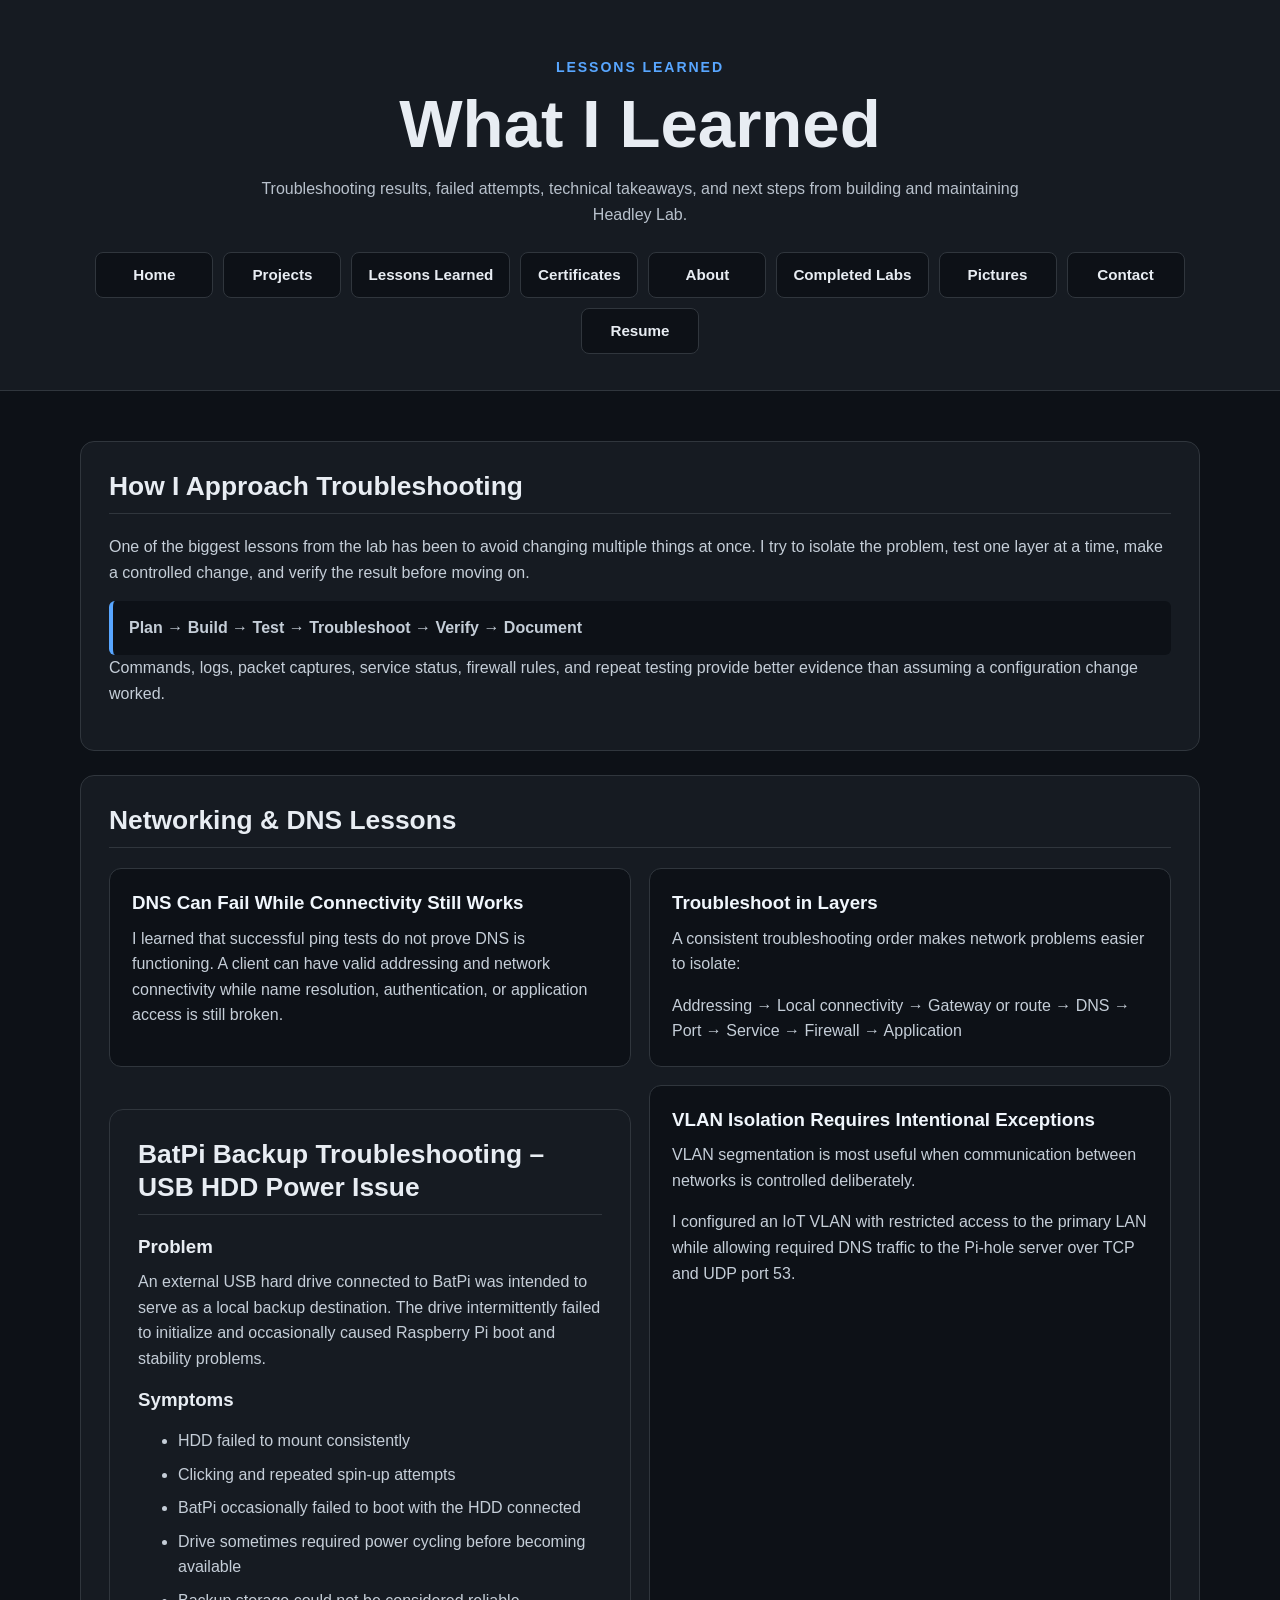
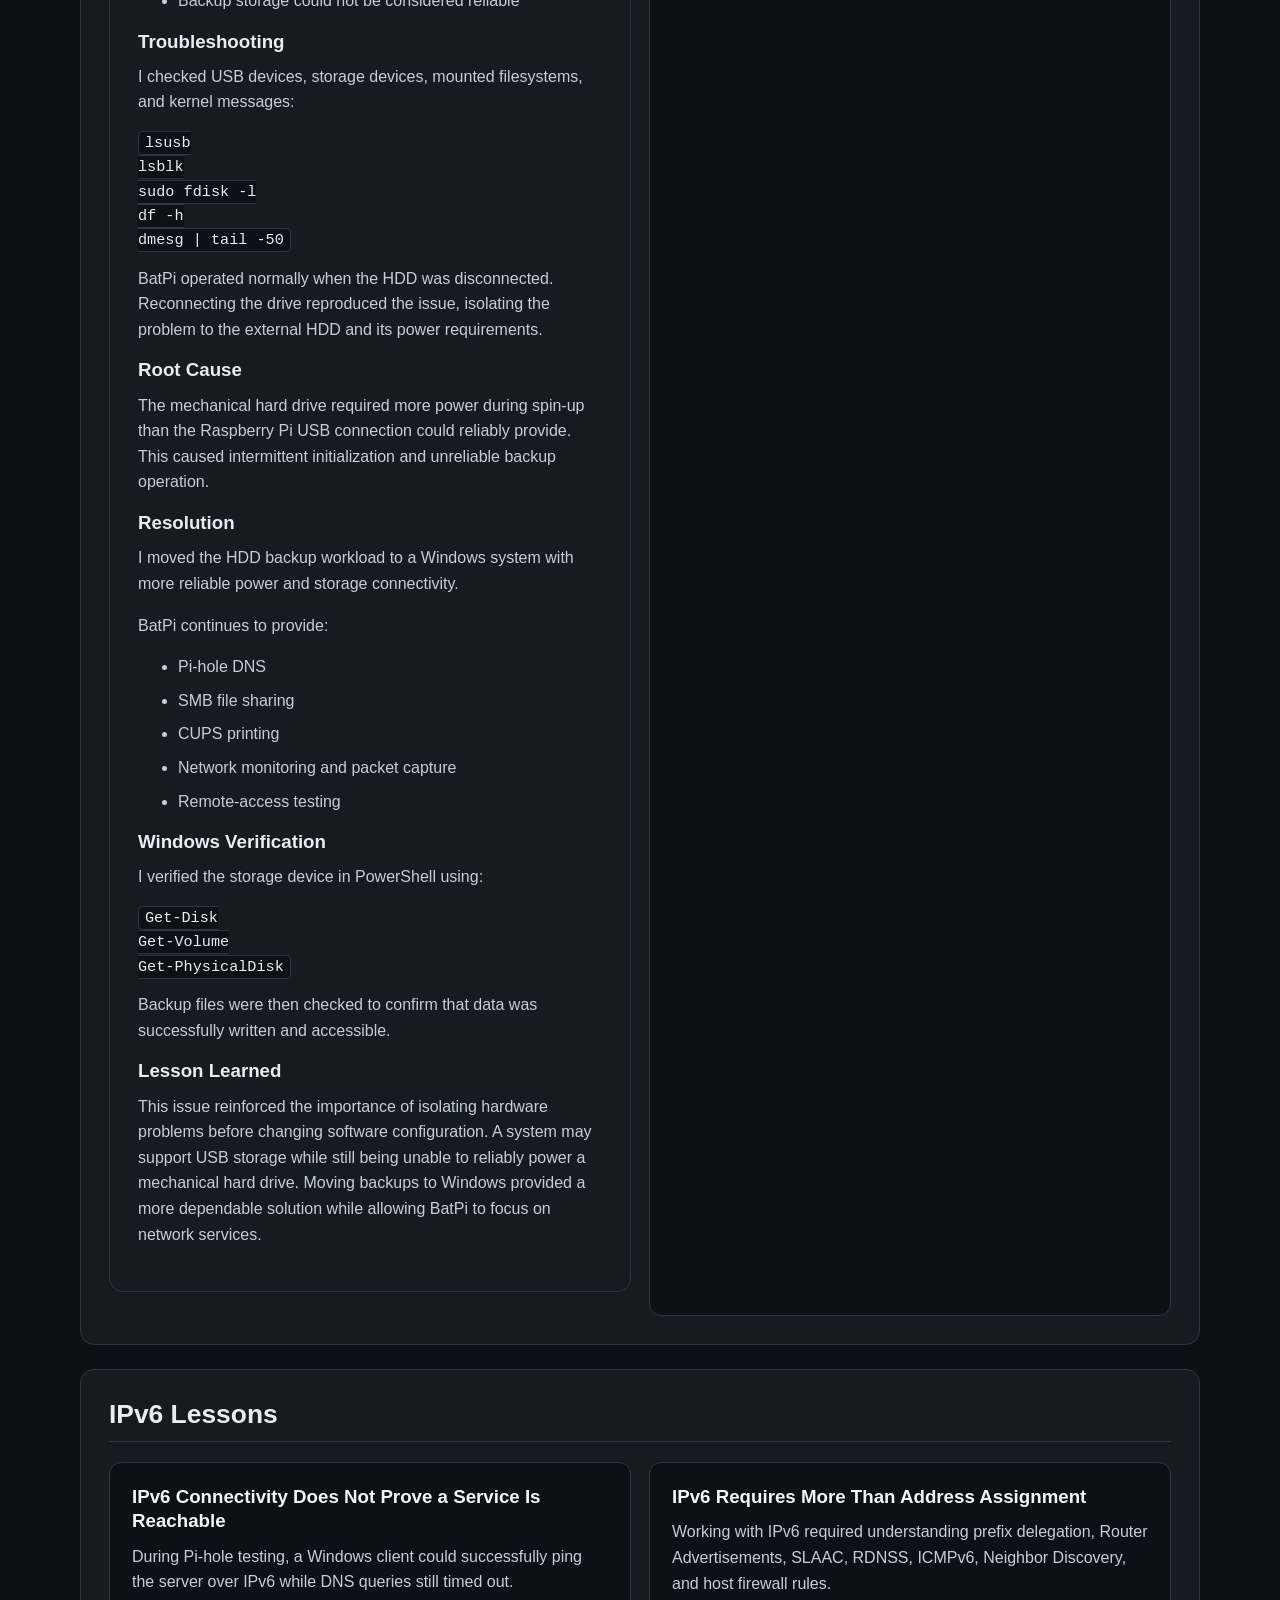
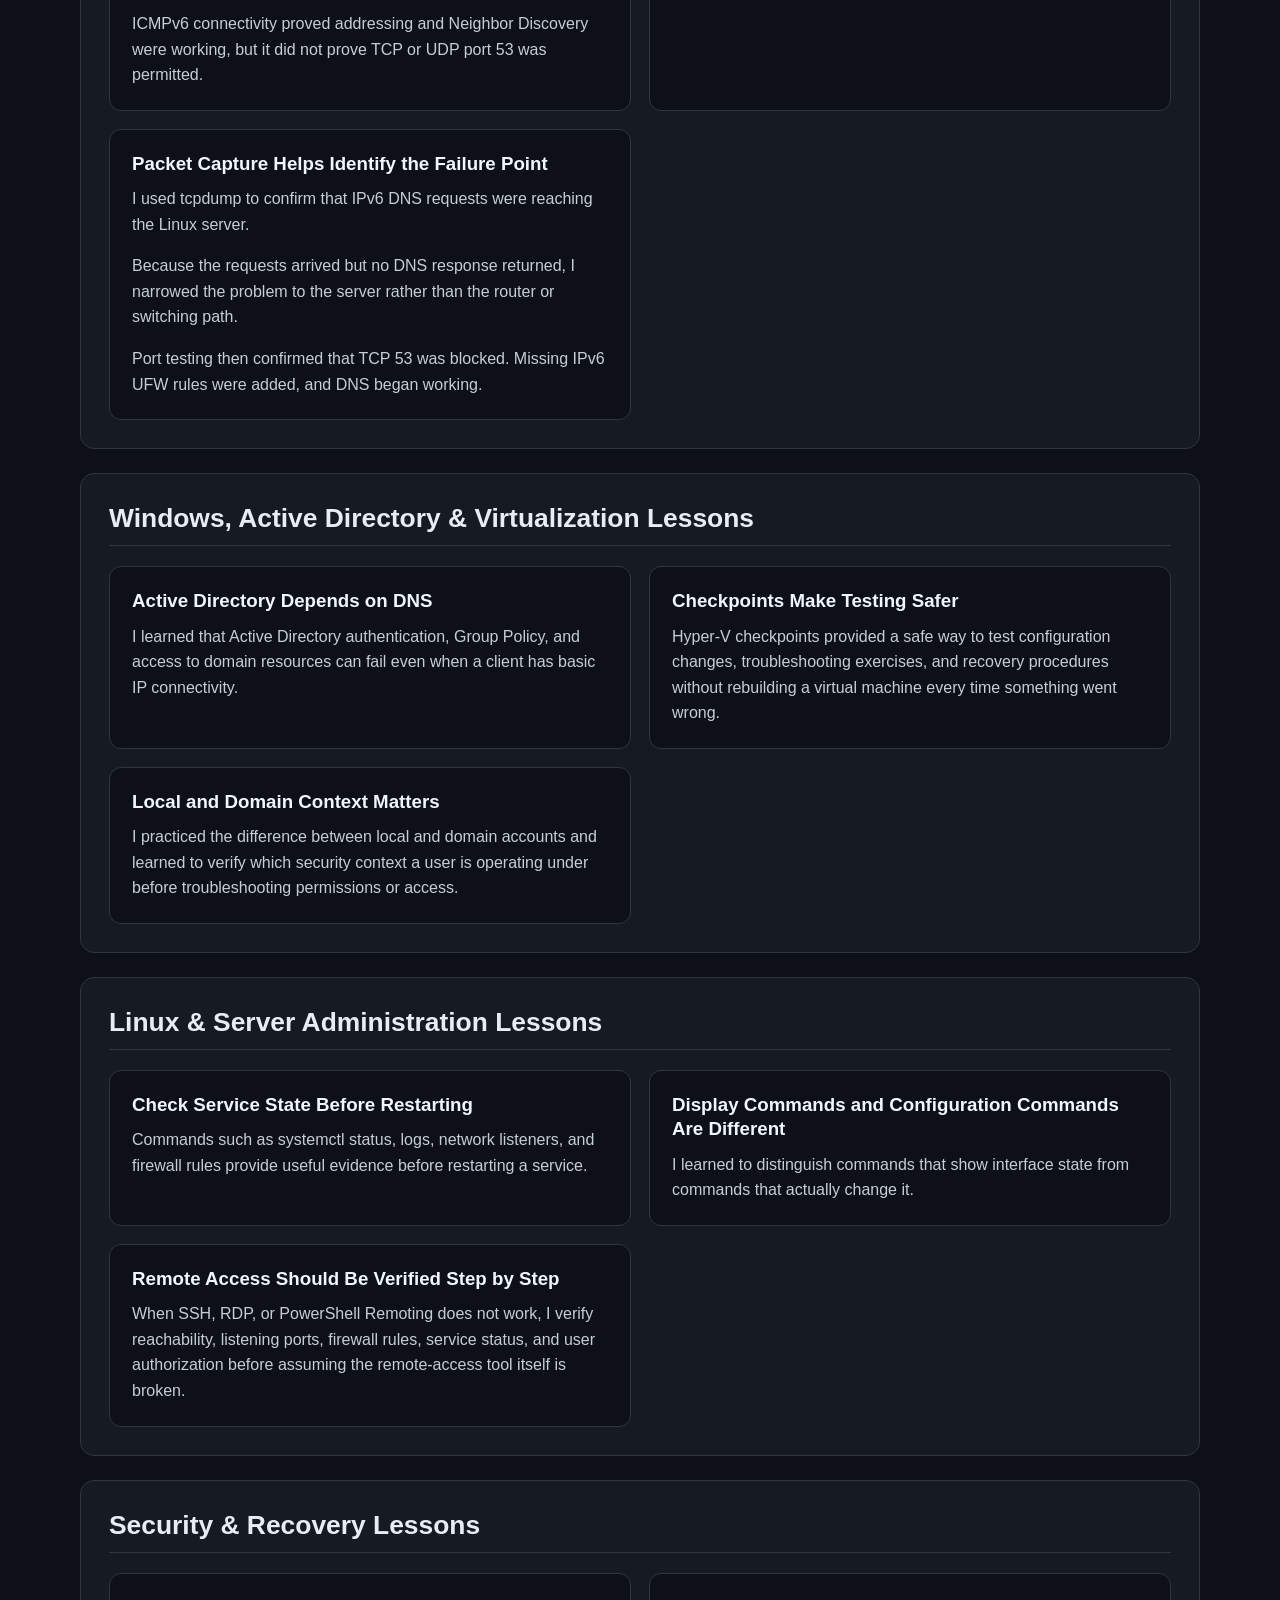
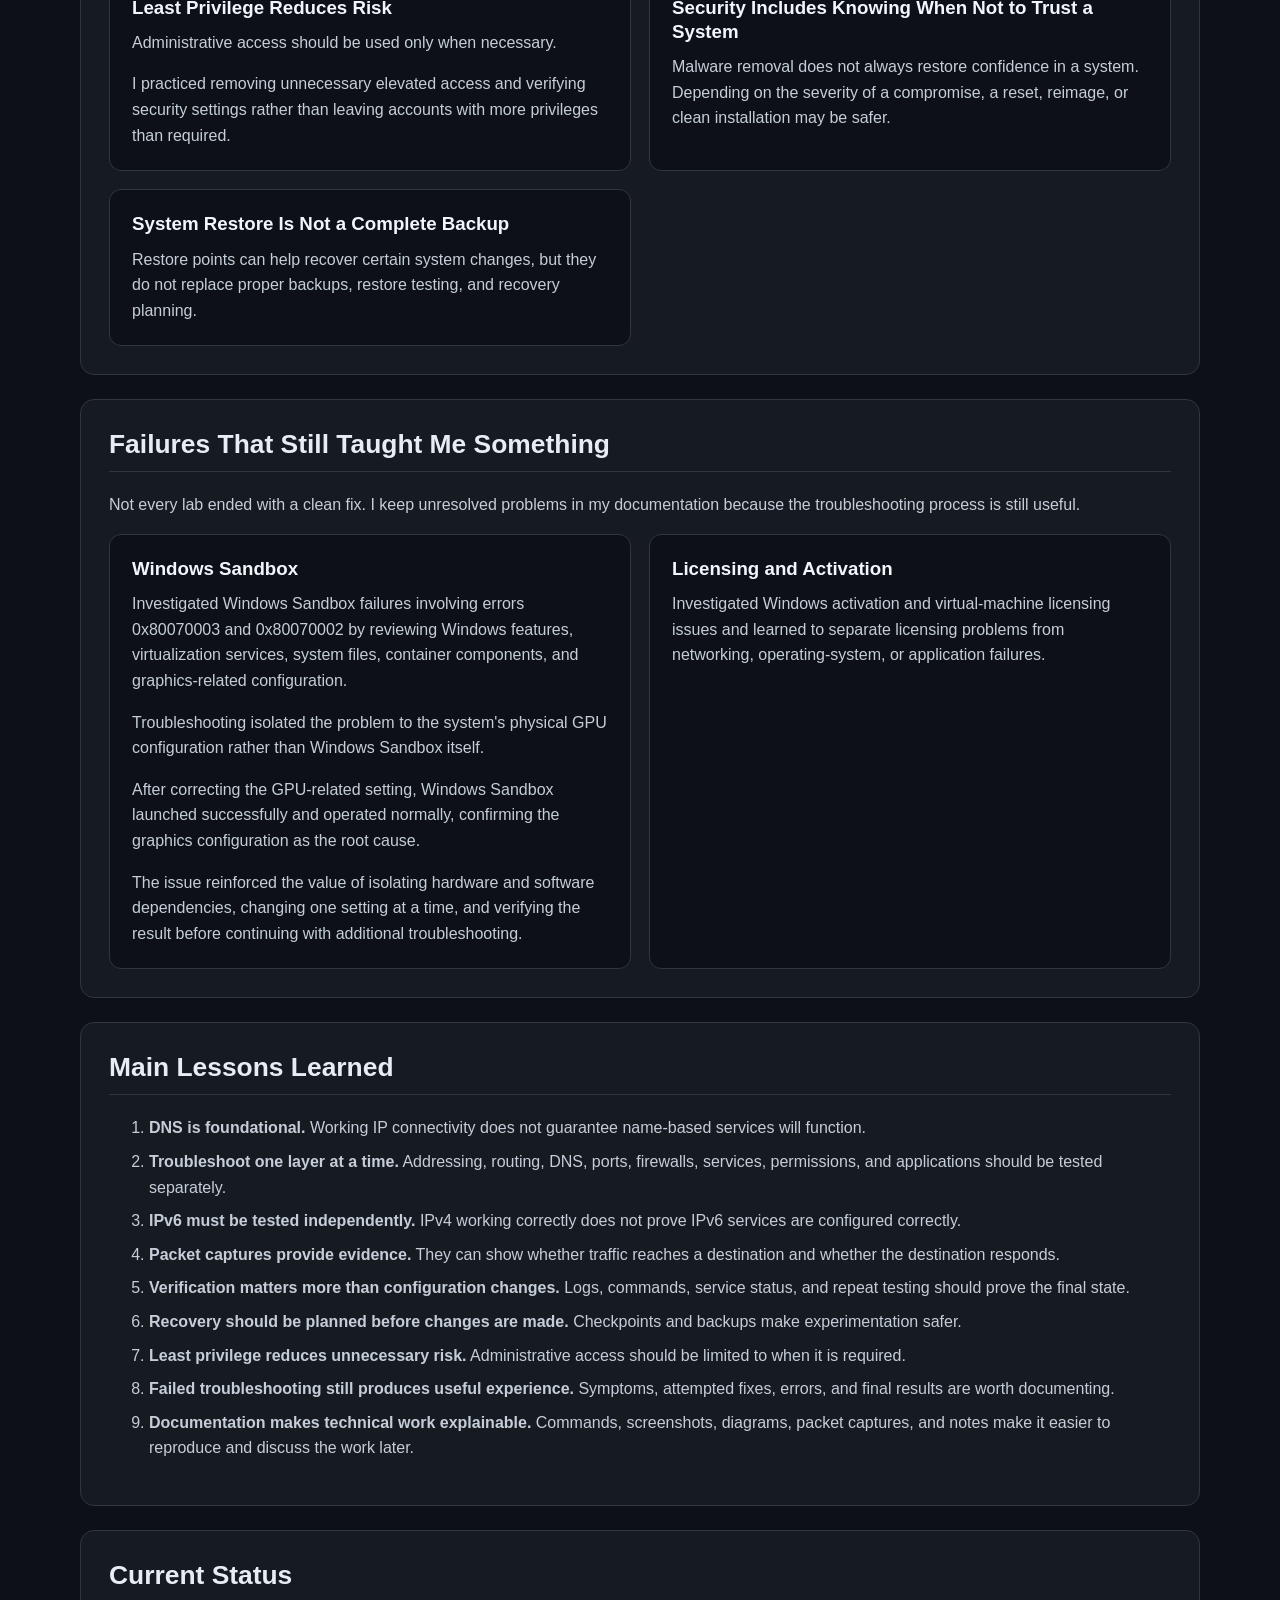
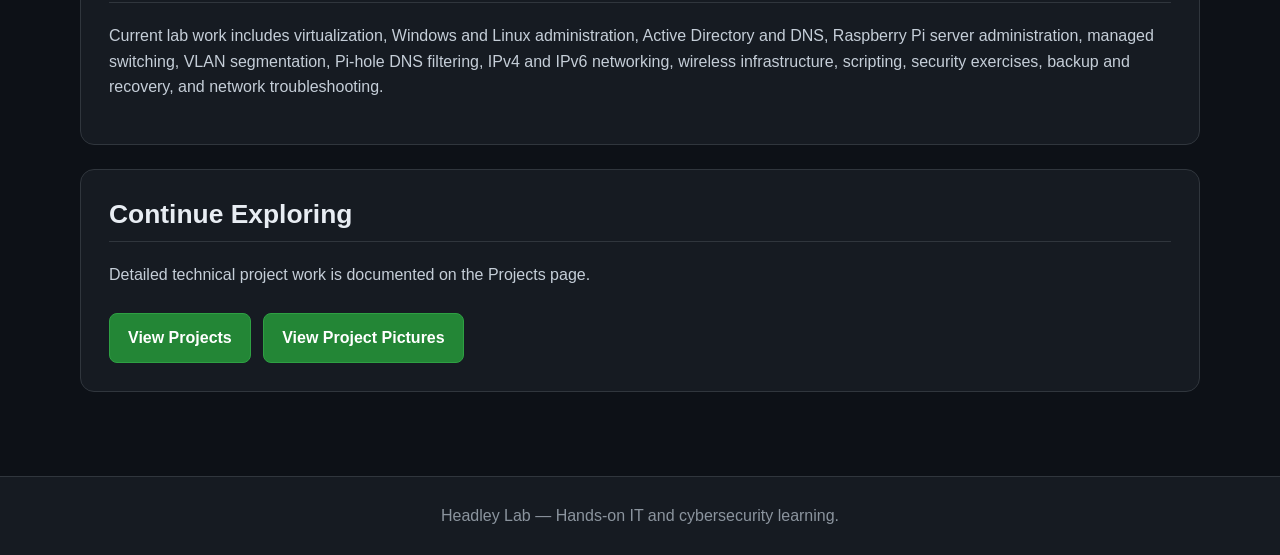
<file: lessons-learned.html>
<!DOCTYPE html>
<html lang="en">
<head>
  <meta charset="UTF-8">
  <meta name="viewport" content="width=device-width, initial-scale=1.0">

  <title>Headley Lab | Lessons Learned</title>

  <meta
    name="description"
    content="Troubleshooting lessons, failures, technical takeaways, and next steps from Headley Lab projects."
  >

  <link rel="stylesheet" href="style.css">
</head>

<body>

  <header class="site-header">
    <div class="container">
      <p class="eyebrow">Lessons Learned</p>

      <h1>What I Learned</h1>

      <p class="intro">
        Troubleshooting results, failed attempts, technical takeaways, and
        next steps from building and maintaining Headley Lab.
      </p>

      <nav aria-label="Main navigation">
        <a href="index.html">Home</a>
        <a href="projects.html">Projects</a>
        <a href="lessons-learned.html">Lessons Learned</a>
        <a href="index.html#certificates">Certificates</a>
        <a href="index.html#about">About</a>
        <a href="completed-labs.html">Completed Labs</a>
        <a href="Pictures.html">Pictures</a>
        <a href="index.html#contact">Contact</a>
        <a href="resume.pdf" target="_blank" rel="noopener noreferrer">Resume</a>
      </nav>
    </div>
  </header>

  <main class="container">

    <section>
      <h2>How I Approach Troubleshooting</h2>

      <p>
        One of the biggest lessons from the lab has been to avoid changing
        multiple things at once. I try to isolate the problem, test one layer
        at a time, make a controlled change, and verify the result before
        moving on.
      </p>

      <p class="workflow">
        <strong>
          Plan → Build → Test → Troubleshoot → Verify → Document
        </strong>
      </p>

      <p>
        Commands, logs, packet captures, service status, firewall rules,
        and repeat testing provide better evidence than assuming a
        configuration change worked.
      </p>
    </section>

    <section>
      <h2>Networking & DNS Lessons</h2>

      <div class="project-grid">

        <article class="project-card">
          <h3>DNS Can Fail While Connectivity Still Works</h3>

          <p>
            I learned that successful ping tests do not prove DNS is
            functioning. A client can have valid addressing and network
            connectivity while name resolution, authentication, or
            application access is still broken.
          </p>
        </article>

        <article class="project-card">
          <h3>Troubleshoot in Layers</h3>

          <p>
            A consistent troubleshooting order makes network problems easier
            to isolate:
          </p>

          <p>
            Addressing → Local connectivity → Gateway or route → DNS →
            Port → Service → Firewall → Application
          </p>
        </article>

<section class="project-section">
  <h2>BatPi Backup Troubleshooting – USB HDD Power Issue</h2>

  <h3>Problem</h3>
  <p>
    An external USB hard drive connected to BatPi was intended to serve as a local
    backup destination. The drive intermittently failed to initialize and occasionally
    caused Raspberry Pi boot and stability problems.
  </p>

  <h3>Symptoms</h3>
  <ul>
    <li>HDD failed to mount consistently</li>
    <li>Clicking and repeated spin-up attempts</li>
    <li>BatPi occasionally failed to boot with the HDD connected</li>
    <li>Drive sometimes required power cycling before becoming available</li>
    <li>Backup storage could not be considered reliable</li>
  </ul>

  <h3>Troubleshooting</h3>
  <p>
    I checked USB devices, storage devices, mounted filesystems, and kernel messages:
  </p>

  <pre><code>lsusb
lsblk
sudo fdisk -l
df -h
dmesg | tail -50</code></pre>

  <p>
    BatPi operated normally when the HDD was disconnected. Reconnecting the drive
    reproduced the issue, isolating the problem to the external HDD and its power
    requirements.
  </p>

  <h3>Root Cause</h3>
  <p>
    The mechanical hard drive required more power during spin-up than the Raspberry
    Pi USB connection could reliably provide. This caused intermittent initialization
    and unreliable backup operation.
  </p>

  <h3>Resolution</h3>
  <p>
    I moved the HDD backup workload to a Windows system with more reliable power and
    storage connectivity.
  </p>

  <p>BatPi continues to provide:</p>
  <ul>
    <li>Pi-hole DNS</li>
    <li>SMB file sharing</li>
    <li>CUPS printing</li>
    <li>Network monitoring and packet capture</li>
    <li>Remote-access testing</li>
  </ul>

  <h3>Windows Verification</h3>
  <p>I verified the storage device in PowerShell using:</p>

  <pre><code>Get-Disk
Get-Volume
Get-PhysicalDisk</code></pre>

  <p>
    Backup files were then checked to confirm that data was successfully written
    and accessible.
  </p>

  <h3>Lesson Learned</h3>
  <p>
    This issue reinforced the importance of isolating hardware problems before
    changing software configuration. A system may support USB storage while still
    being unable to reliably power a mechanical hard drive. Moving backups to Windows
    provided a more dependable solution while allowing BatPi to focus on network
    services.
  </p>
</section>

        <article class="project-card">
          <h3>VLAN Isolation Requires Intentional Exceptions</h3>

          <p>
            VLAN segmentation is most useful when communication between
            networks is controlled deliberately.
          </p>

          <p>
            I configured an IoT VLAN with restricted access to the primary
            LAN while allowing required DNS traffic to the Pi-hole server
            over TCP and UDP port 53.
          </p>
        </article>

      </div>
    </section>

    <section>
      <h2>IPv6 Lessons</h2>

      <div class="project-grid">

        <article class="project-card">
          <h3>IPv6 Connectivity Does Not Prove a Service Is Reachable</h3>

          <p>
            During Pi-hole testing, a Windows client could successfully ping
            the server over IPv6 while DNS queries still timed out.
          </p>

          <p>
            ICMPv6 connectivity proved addressing and Neighbor Discovery were
            working, but it did not prove TCP or UDP port 53 was permitted.
          </p>
        </article>

        <article class="project-card">
          <h3>IPv6 Requires More Than Address Assignment</h3>

          <p>
            Working with IPv6 required understanding prefix delegation,
            Router Advertisements, SLAAC, RDNSS, ICMPv6, Neighbor Discovery,
            and host firewall rules.
          </p>
        </article>

        <article class="project-card">
          <h3>Packet Capture Helps Identify the Failure Point</h3>

          <p>
            I used tcpdump to confirm that IPv6 DNS requests were reaching
            the Linux server.
          </p>

          <p>
            Because the requests arrived but no DNS response returned, I
            narrowed the problem to the server rather than the router or
            switching path.
          </p>

          <p>
            Port testing then confirmed that TCP 53 was blocked. Missing
            IPv6 UFW rules were added, and DNS began working.
          </p>
        </article>

      </div>
    </section>

    <section>
      <h2>Windows, Active Directory & Virtualization Lessons</h2>

      <div class="project-grid">

        <article class="project-card">
          <h3>Active Directory Depends on DNS</h3>

          <p>
            I learned that Active Directory authentication, Group Policy,
            and access to domain resources can fail even when a client has
            basic IP connectivity.
          </p>
        </article>

        <article class="project-card">
          <h3>Checkpoints Make Testing Safer</h3>

          <p>
            Hyper-V checkpoints provided a safe way to test configuration
            changes, troubleshooting exercises, and recovery procedures
            without rebuilding a virtual machine every time something went
            wrong.
          </p>
        </article>

        <article class="project-card">
          <h3>Local and Domain Context Matters</h3>

          <p>
            I practiced the difference between local and domain accounts and
            learned to verify which security context a user is operating
            under before troubleshooting permissions or access.
          </p>
        </article>

      </div>
    </section>

    <section>
      <h2>Linux & Server Administration Lessons</h2>

      <div class="project-grid">

        <article class="project-card">
          <h3>Check Service State Before Restarting</h3>

          <p>
            Commands such as systemctl status, logs, network listeners, and
            firewall rules provide useful evidence before restarting a
            service.
          </p>
        </article>

        <article class="project-card">
          <h3>Display Commands and Configuration Commands Are Different</h3>

          <p>
            I learned to distinguish commands that show interface state from
            commands that actually change it.
          </p>
        </article>

        <article class="project-card">
          <h3>Remote Access Should Be Verified Step by Step</h3>

          <p>
            When SSH, RDP, or PowerShell Remoting does not work, I verify
            reachability, listening ports, firewall rules, service status,
            and user authorization before assuming the remote-access tool
            itself is broken.
          </p>
        </article>

      </div>
    </section>

    <section>
      <h2>Security & Recovery Lessons</h2>

      <div class="project-grid">

        <article class="project-card">
          <h3>Least Privilege Reduces Risk</h3>

          <p>
            Administrative access should be used only when necessary.
          </p>

          <p>
            I practiced removing unnecessary elevated access and verifying
            security settings rather than leaving accounts with more
            privileges than required.
          </p>
        </article>

        <article class="project-card">
          <h3>Security Includes Knowing When Not to Trust a System</h3>

          <p>
            Malware removal does not always restore confidence in a system.
            Depending on the severity of a compromise, a reset, reimage, or
            clean installation may be safer.
          </p>
        </article>

        <article class="project-card">
          <h3>System Restore Is Not a Complete Backup</h3>

          <p>
            Restore points can help recover certain system changes, but they
            do not replace proper backups, restore testing, and recovery
            planning.
          </p>
        </article>

      </div>
    </section>

    <section>
      <h2>Failures That Still Taught Me Something</h2>

      <p>
        Not every lab ended with a clean fix. I keep unresolved problems in
        my documentation because the troubleshooting process is still useful.
      </p>

      <div class="project-grid">
        
           <article class="project-card">
  <h3>Windows Sandbox</h3>

  <p>
    Investigated Windows Sandbox failures involving errors 0x80070003
    and 0x80070002 by reviewing Windows features, virtualization
    services, system files, container components, and graphics-related
    configuration.
  </p>

  <p>
    Troubleshooting isolated the problem to the system's physical GPU
    configuration rather than Windows Sandbox itself.
  </p>

  <p>
    After correcting the GPU-related setting, Windows Sandbox launched
    successfully and operated normally, confirming the graphics
    configuration as the root cause.
  </p>

  <p>
    The issue reinforced the value of isolating hardware and software
    dependencies, changing one setting at a time, and verifying the result
    before continuing with additional troubleshooting.
  </p>
</article>

        <article class="project-card">
          <h3>Licensing and Activation</h3>

          <p>
            Investigated Windows activation and virtual-machine licensing
            issues and learned to separate licensing problems from
            networking, operating-system, or application failures.
          </p>
        </article>

      </div>
    </section>

    <section>
      <h2>Main Lessons Learned</h2>

      <ol>
        <li>
          <strong>DNS is foundational.</strong>
          Working IP connectivity does not guarantee name-based services
          will function.
        </li>

        <li>
          <strong>Troubleshoot one layer at a time.</strong>
          Addressing, routing, DNS, ports, firewalls, services, permissions,
          and applications should be tested separately.
        </li>

        <li>
          <strong>IPv6 must be tested independently.</strong>
          IPv4 working correctly does not prove IPv6 services are configured
          correctly.
        </li>

        <li>
          <strong>Packet captures provide evidence.</strong>
          They can show whether traffic reaches a destination and whether the
          destination responds.
        </li>

        <li>
          <strong>Verification matters more than configuration changes.</strong>
          Logs, commands, service status, and repeat testing should prove the
          final state.
        </li>

        <li>
          <strong>Recovery should be planned before changes are made.</strong>
          Checkpoints and backups make experimentation safer.
        </li>

        <li>
          <strong>Least privilege reduces unnecessary risk.</strong>
          Administrative access should be limited to when it is required.
        </li>

        <li>
          <strong>Failed troubleshooting still produces useful experience.</strong>
          Symptoms, attempted fixes, errors, and final results are worth
          documenting.
        </li>

        <li>
          <strong>Documentation makes technical work explainable.</strong>
          Commands, screenshots, diagrams, packet captures, and notes make
          it easier to reproduce and discuss the work later.
        </li>
      </ol>
    </section>



    <section>
      <h2>Current Status</h2>

      <p>
        Current lab work includes virtualization, Windows and Linux
        administration, Active Directory and DNS, Raspberry Pi server
        administration, managed switching, VLAN segmentation, Pi-hole DNS
        filtering, IPv4 and IPv6 networking, wireless infrastructure,
        scripting, security exercises, backup and recovery, and network
        troubleshooting.
      </p>
    </section>

    <section>
      <h2>Continue Exploring</h2>

      <p>
        Detailed technical project work is documented on the Projects page.
      </p>

      <a class="button" href="projects.html">
        View Projects
      </a>

      <a class="button" href="Pictures.html">
        View Project Pictures
      </a>
    </section>

  </main>

  <footer>
    <div class="container">
      <p>
        Headley Lab — Hands-on IT and cybersecurity learning.
      </p>
    </div>
  </footer>

</body>
</html>
</file>
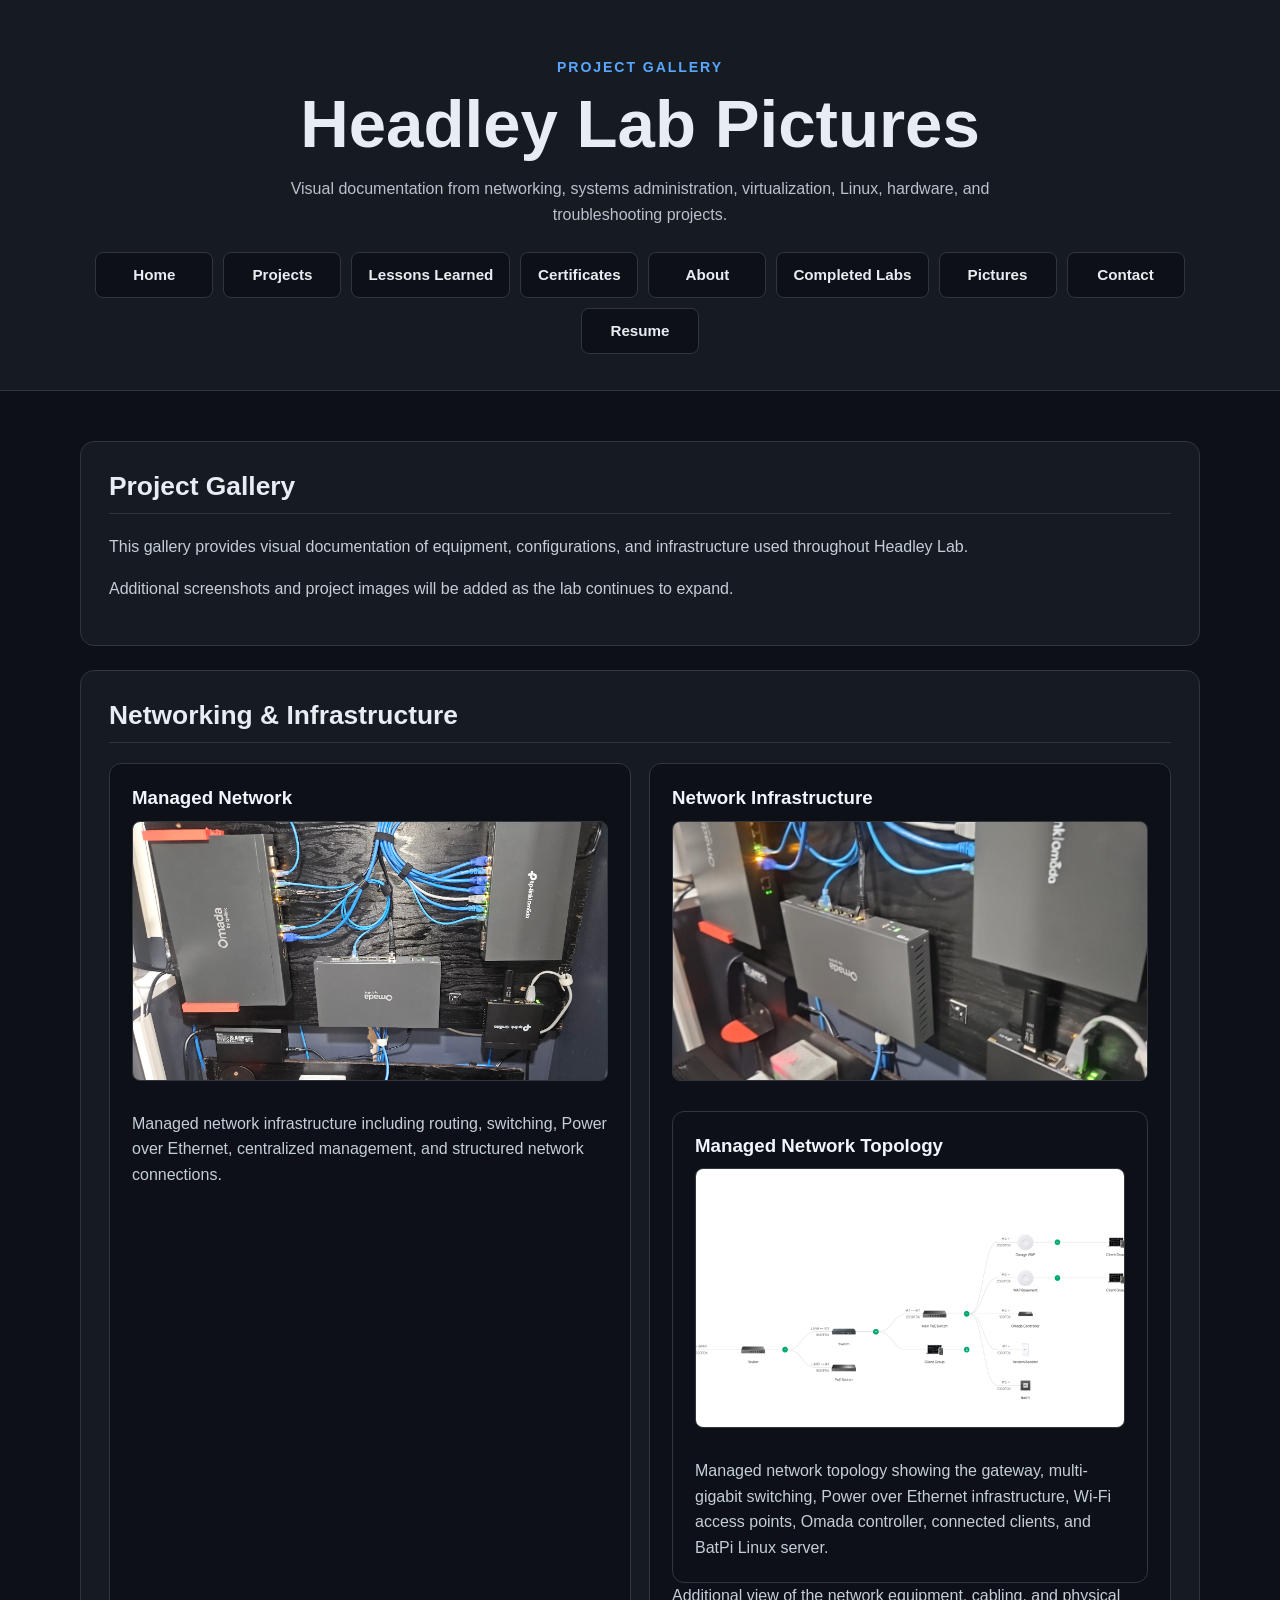
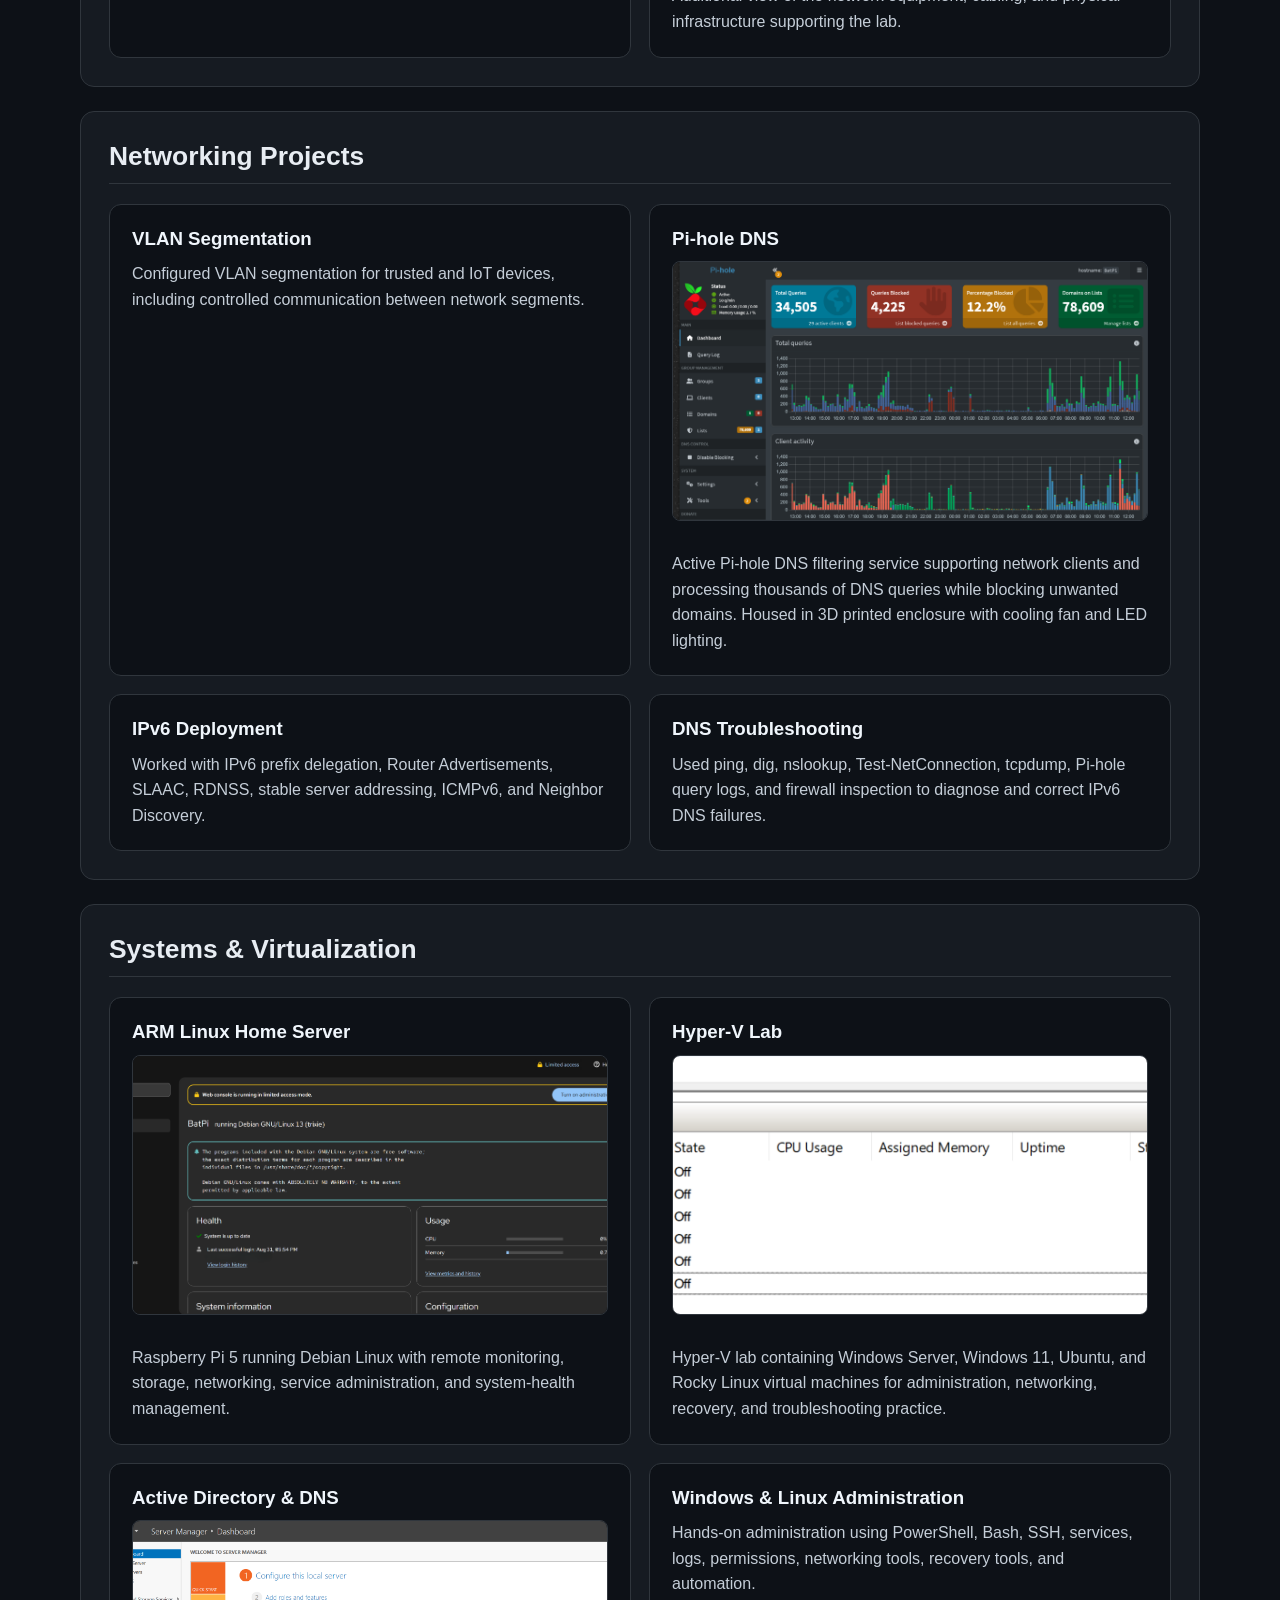
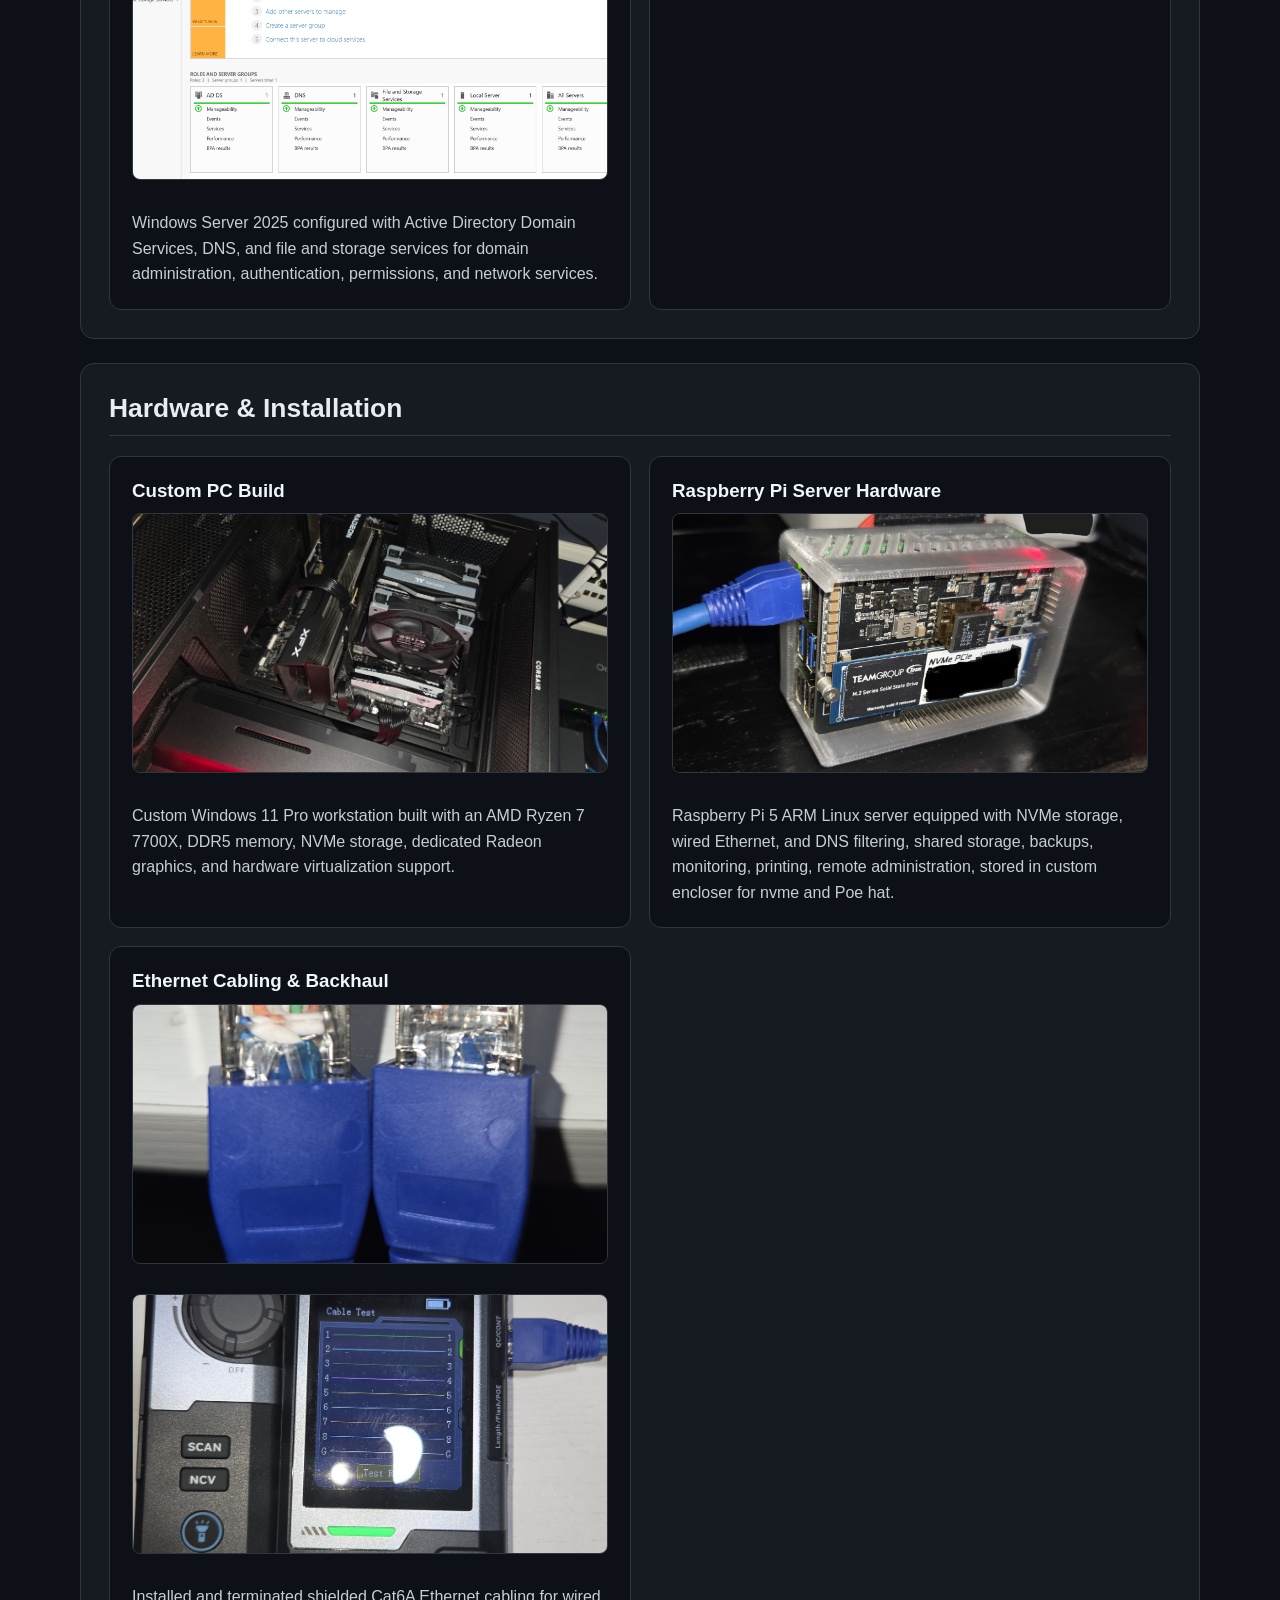
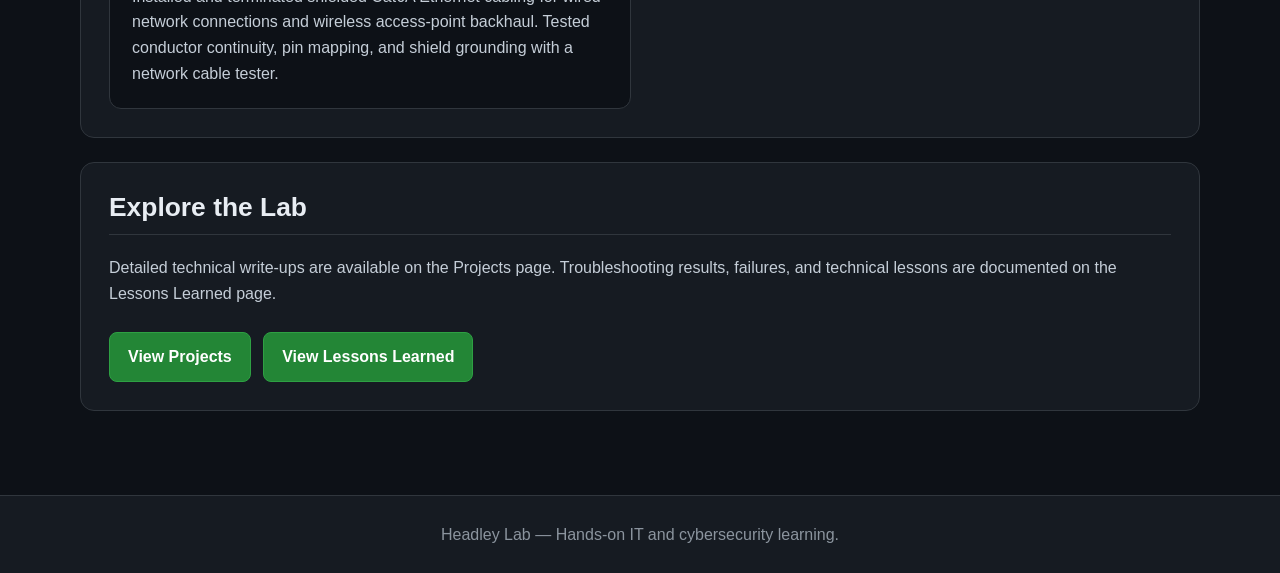
<file: Pictures.html>
<!DOCTYPE html>
<html lang="en">
<head>
  <meta charset="UTF-8">
  <meta name="viewport" content="width=device-width, initial-scale=1.0">

  <title>Headley Lab | Project Gallery</title>

  <meta
    name="description"
    content="Visual documentation from networking, systems administration, virtualization, Linux, hardware, and troubleshooting projects in Headley Lab."
  >

  <link rel="stylesheet" href="style.css">
</head>

<body>

  <header class="site-header">
    <div class="container">
      <p class="eyebrow">Project Gallery</p>

      <h1>Headley Lab Pictures</h1>

      <p class="intro">
        Visual documentation from networking, systems administration,
        virtualization, Linux, hardware, and troubleshooting projects.
      </p>

      <nav aria-label="Main navigation">
        <a href="index.html">Home</a>
        <a href="projects.html">Projects</a>
        <a href="lessons-learned.html">Lessons Learned</a>
        <a href="index.html#certificates">Certificates</a>
        <a href="index.html#about">About</a>
        <a href="completed-labs.html">Completed Labs</a>
        <a href="Pictures.html">Pictures</a>
        <a href="index.html#contact">Contact</a>
        <a href="resume.pdf" target="_blank" rel="noopener noreferrer">Resume</a>
      </nav>
    </div>
  </header>

  <main class="container">

    <section>
      <h2>Project Gallery</h2>

      <p>
        This gallery provides visual documentation of equipment,
        configurations, and infrastructure used throughout Headley Lab.
      </p>

      <p>
        Additional screenshots and project images will be added as the lab
        continues to expand.
      </p>
    </section>

    <section>
      <h2>Networking & Infrastructure</h2>

      <div class="project-grid">

        <article class="project-card">
          <h3>Managed Network</h3>

          <a
            class="certificate-image-link"
            href="images/Network Wall.jpg"
            target="_blank"
            rel="noopener noreferrer"
          >
            <img
              src="images/Network Wall.jpg"
              alt="Managed network equipment wall"
            >
          </a>

          <p>
            Managed network infrastructure including routing, switching,
            Power over Ethernet, centralized management, and structured
            network connections.
          </p>
        </article>

        <article class="project-card">
          <h3>Network Infrastructure</h3>

          <a
            class="certificate-image-link"
            href="images/Network Wall 2.jpg"
            target="_blank"
            rel="noopener noreferrer"
          >
            <img
              src="images/Network Wall 2.jpg"
              alt="Network infrastructure and cabling"
            >
          </a>

<article class="project-card">
  <h3>Managed Network Topology</h3>

  <a
    class="certificate-image-link"
    href="images/Network Topology.png"
    target="_blank"
    rel="noopener noreferrer"
  >
    <img
      src="images/Network Topology.png"
      alt="Managed Headley Lab network topology"
    >
  </a>

  <p>
    Managed network topology showing the gateway, multi-gigabit switching,
    Power over Ethernet infrastructure, Wi-Fi access points, Omada controller,
    connected clients, and BatPi Linux server.
  </p>
</article>

          <p>
            Additional view of the network equipment, cabling, and physical
            infrastructure supporting the lab.
          </p>
        </article>

      </div>
    </section>

    <section>
      <h2>Networking Projects</h2>

      <div class="project-grid">

        <article class="project-card">
          <h3>VLAN Segmentation</h3>

          <p>
            Configured VLAN segmentation for trusted and IoT devices,
            including controlled communication between network segments.
          </p>
        </article>

        <article class="project-card">
  <h3>Pi-hole DNS</h3>

  <a
    class="certificate-image-link"
    href="images/PI Hole.png"
    target="_blank"
    rel="noopener noreferrer"
  >
    <img
      src="images/PI Hole.png"
      alt="Pi-hole DNS filtering dashboard"
    >
  </a>

  <p>
    Active Pi-hole DNS filtering service supporting network clients and
    processing thousands of DNS queries while blocking unwanted domains.
    Housed in 3D printed enclosure with cooling fan and LED lighting.
  </p>
</article>

        <article class="project-card">
          <h3>IPv6 Deployment</h3>

          <p>
            Worked with IPv6 prefix delegation, Router Advertisements,
            SLAAC, RDNSS, stable server addressing, ICMPv6, and Neighbor
            Discovery.
          </p>
        </article>

        <article class="project-card">
          <h3>DNS Troubleshooting</h3>

          <p>
            Used ping, dig, nslookup, Test-NetConnection, tcpdump,
            Pi-hole query logs, and firewall inspection to diagnose and
            correct IPv6 DNS failures.
          </p>
        </article>

      </div>
    </section>

    <section>
      <h2>Systems & Virtualization</h2>

      <div class="project-grid">

        <article class="project-card">
  <h3>ARM Linux Home Server</h3>

  <a
    class="certificate-image-link"
    href="images/BatPi Cockpit.png"
    target="_blank"
    rel="noopener noreferrer"
  >
    <img
      src="images/BatPi Cockpit.png"
      alt="BatPi Debian Linux Cockpit dashboard"
    >
  </a>

  <p>
    Raspberry Pi 5 running Debian Linux with remote monitoring, storage,
    networking, service administration, and system-health management.
  </p>
</article>

        <article class="project-card">
  <h3>Hyper-V Lab</h3>

  <a
    class="certificate-image-link"
    href="images/Hyper V.png"
    target="_blank"
    rel="noopener noreferrer"
  >
    <img
      src="images/Hyper V.png"
      alt="Hyper-V lab virtual machines"
    >
  </a>

  <p>
    Hyper-V lab containing Windows Server, Windows 11, Ubuntu, and Rocky Linux
    virtual machines for administration, networking, recovery, and
    troubleshooting practice.
  </p>
</article>

        <article class="project-card">
  <h3>Active Directory & DNS</h3>

  <a
    class="certificate-image-link"
    href="images/Win 25 Server AD & DNS.png"
    target="_blank"
    rel="noopener noreferrer"
  >
    <img
      src="images/Win 25 Server AD & DNS.png"
      alt="Windows Server 2025 showing Active Directory, DNS, and file services"
    >
  </a>

  <p>
    Windows Server 2025 configured with Active Directory Domain Services,
    DNS, and file and storage services for domain administration,
    authentication, permissions, and network services.
  </p>
</article>

        <article class="project-card">
          <h3>Windows & Linux Administration</h3>

          <p>
            Hands-on administration using PowerShell, Bash, SSH, services,
            logs, permissions, networking tools, recovery tools, and
            automation.
          </p>
        </article>

      </div>
    </section>

    <section>
      <h2>Hardware & Installation</h2>

      <div class="project-grid">

     <article class="project-card">
  <h3>Custom PC Build</h3>

  <a
    class="certificate-image-link"
    href="images/Inside PC.jpg"
    target="_blank"
    rel="noopener noreferrer"
  >
    <img
      src="images/Inside PC.jpg"
      alt="Interior of custom Windows 11 workstation"
    >
  </a>

  <p>
    Custom Windows 11 Pro workstation built with an AMD Ryzen 7 7700X,
    DDR5 memory, NVMe storage, dedicated Radeon graphics, and hardware
    virtualization support.
  </p>
</article>

<article class="project-card">
  <h3>Raspberry Pi Server Hardware</h3>

  <a
    class="certificate-image-link"
    href="images/Raspberry Pi Server.jpg"
    target="_blank"
    rel="noopener noreferrer"
  >
    <img
      src="images/Raspberry Pi Server.jpg"
      alt="Raspberry Pi 5 Linux server with NVMe storage and wired Ethernet"
    >
  </a>

  <p>
    Raspberry Pi 5 ARM Linux server equipped with NVMe storage, wired
    Ethernet, and DNS filtering, shared storage,
    backups, monitoring, printing, remote administration, stored in custom encloser for nvme and Poe hat.
  </p>
</article>

        <article class="project-card">
  <h3>Ethernet Cabling & Backhaul</h3>

  <a
    class="certificate-image-link"
    href="images/Grounded Cat6a Terminals.jpg"
    target="_blank"
    rel="noopener noreferrer"
  >
    <img
      src="images/Grounded Cat6a Terminals.jpg"
      alt="Grounded Cat6A Ethernet cable terminations"
    >
  </a>

  <a
    class="certificate-image-link"
    href="images/Grounded Cat6A.jpg"
    target="_blank"
    rel="noopener noreferrer"
  >
    <img
 src="images/Grounded Cat6A.jpg"
      alt="Grounded Cat6A Ethernet cable test"
    >
  </a>

  <p>
    Installed and terminated shielded Cat6A Ethernet cabling for wired
    network connections and wireless access-point backhaul. Tested conductor
    continuity, pin mapping, and shield grounding with a network cable tester.
  </p>
</article>

      </div>
    </section>

    <section>
      <h2>Explore the Lab</h2>

      <p>
        Detailed technical write-ups are available on the Projects page.
        Troubleshooting results, failures, and technical lessons are
        documented on the Lessons Learned page.
      </p>

      <a class="button" href="projects.html">
        View Projects
      </a>

      <a class="button" href="lessons-learned.html">
        View Lessons Learned
      </a>
    </section>

  </main>

  <footer>
    <div class="container">
      <p>
        Headley Lab — Hands-on IT and cybersecurity learning.
      </p>
    </div>
  </footer>

</body>
</html>
</file>
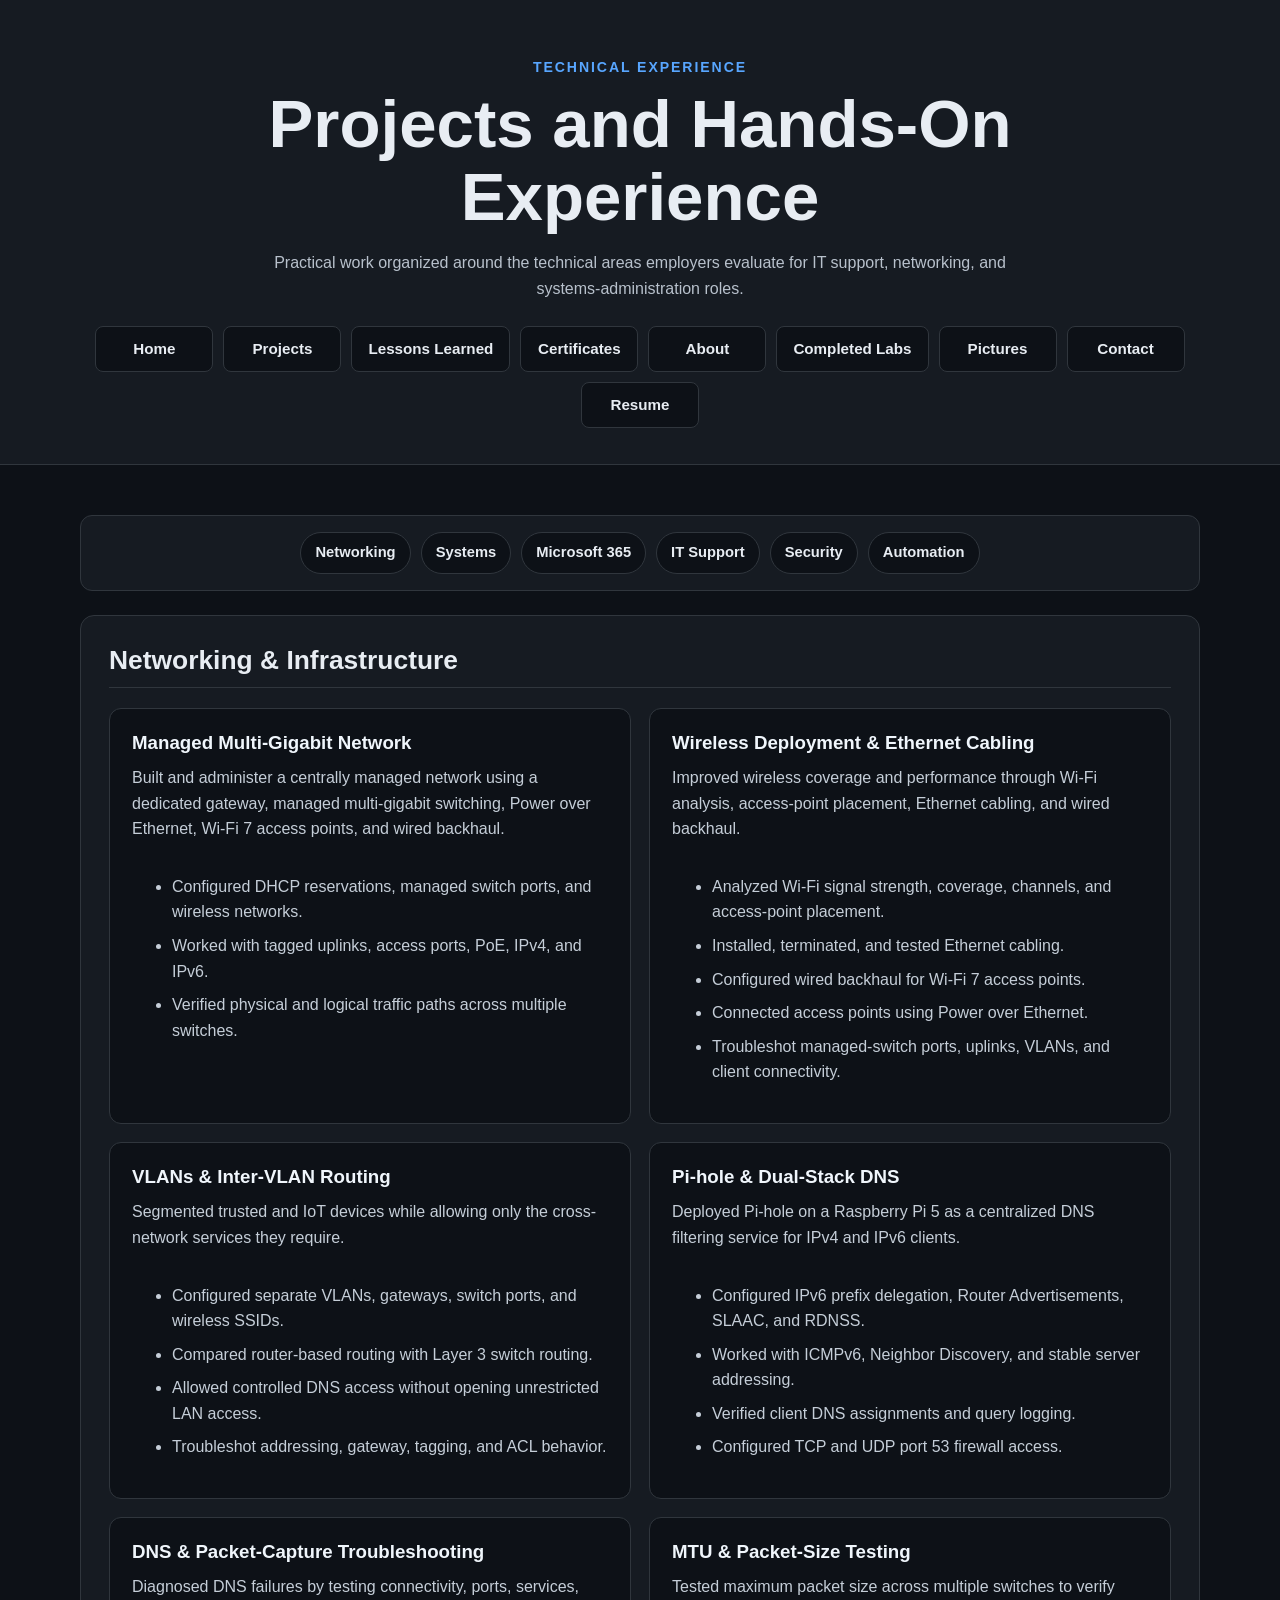
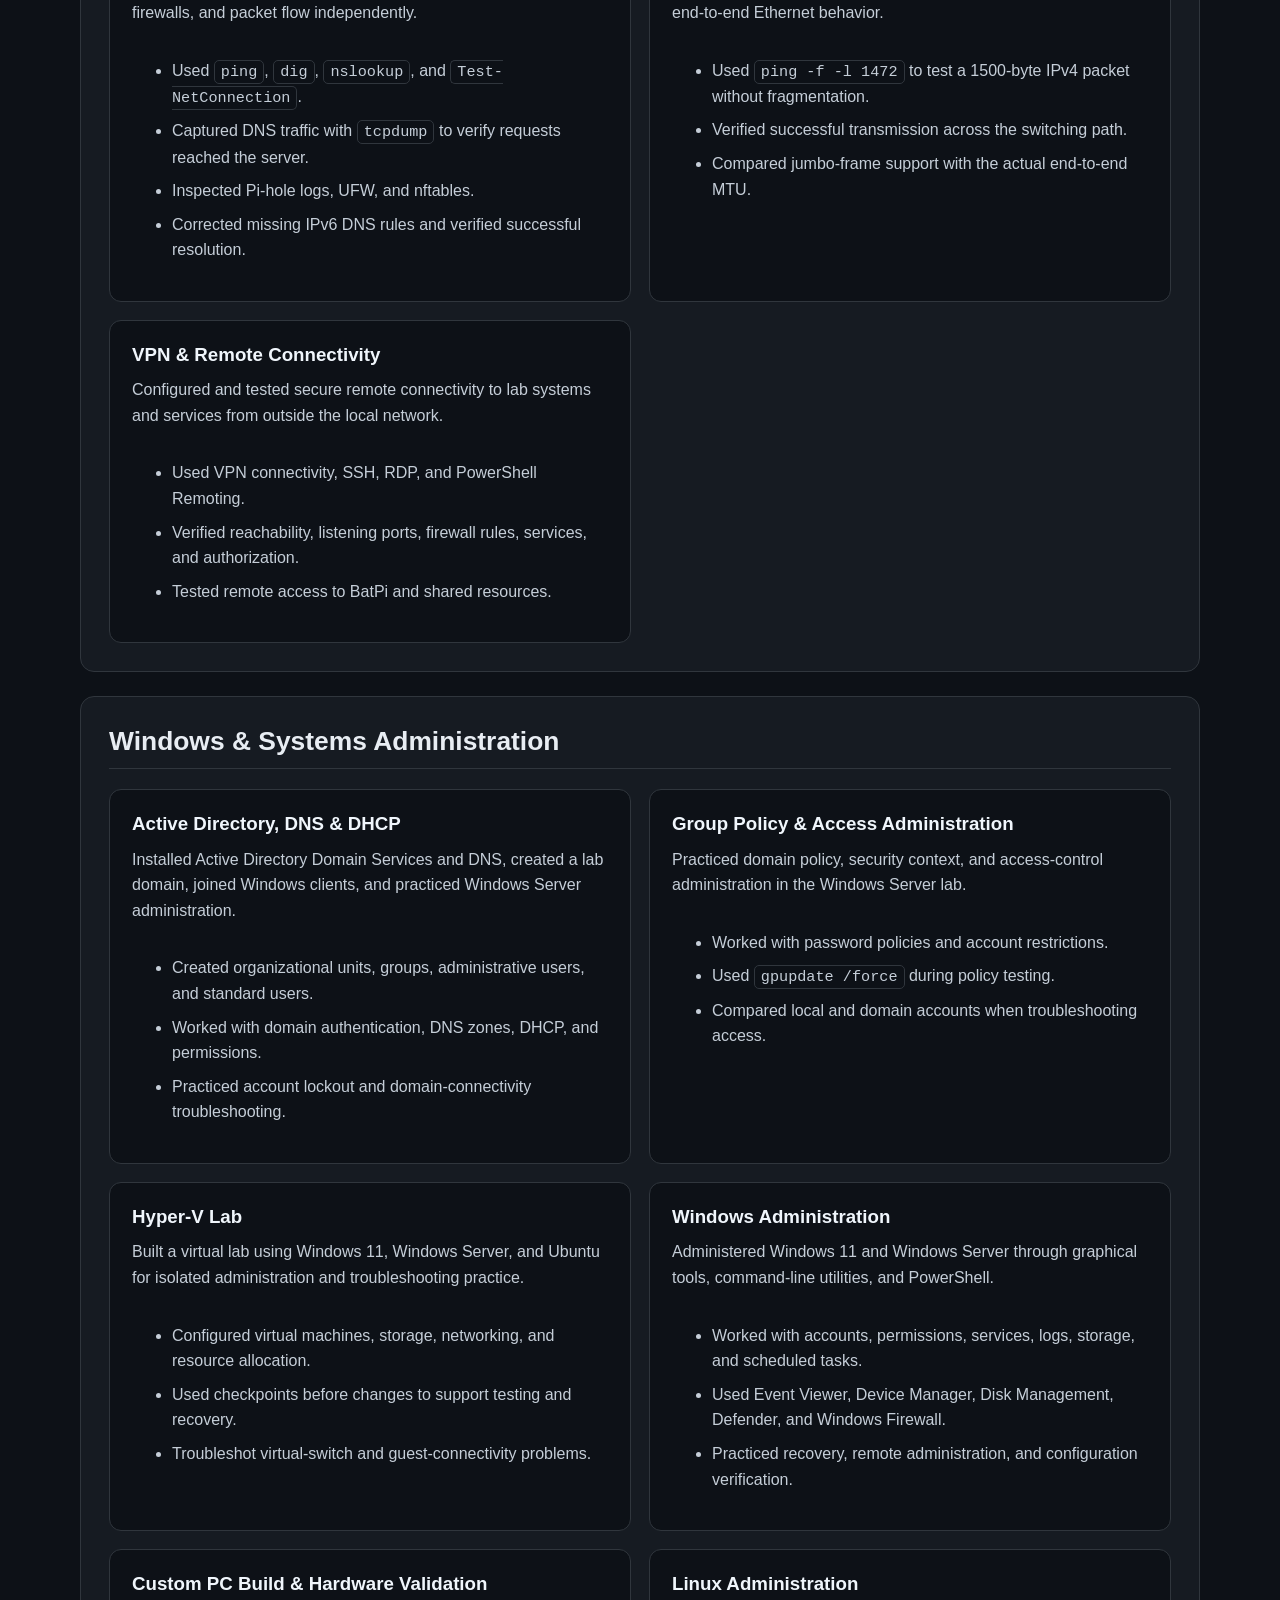
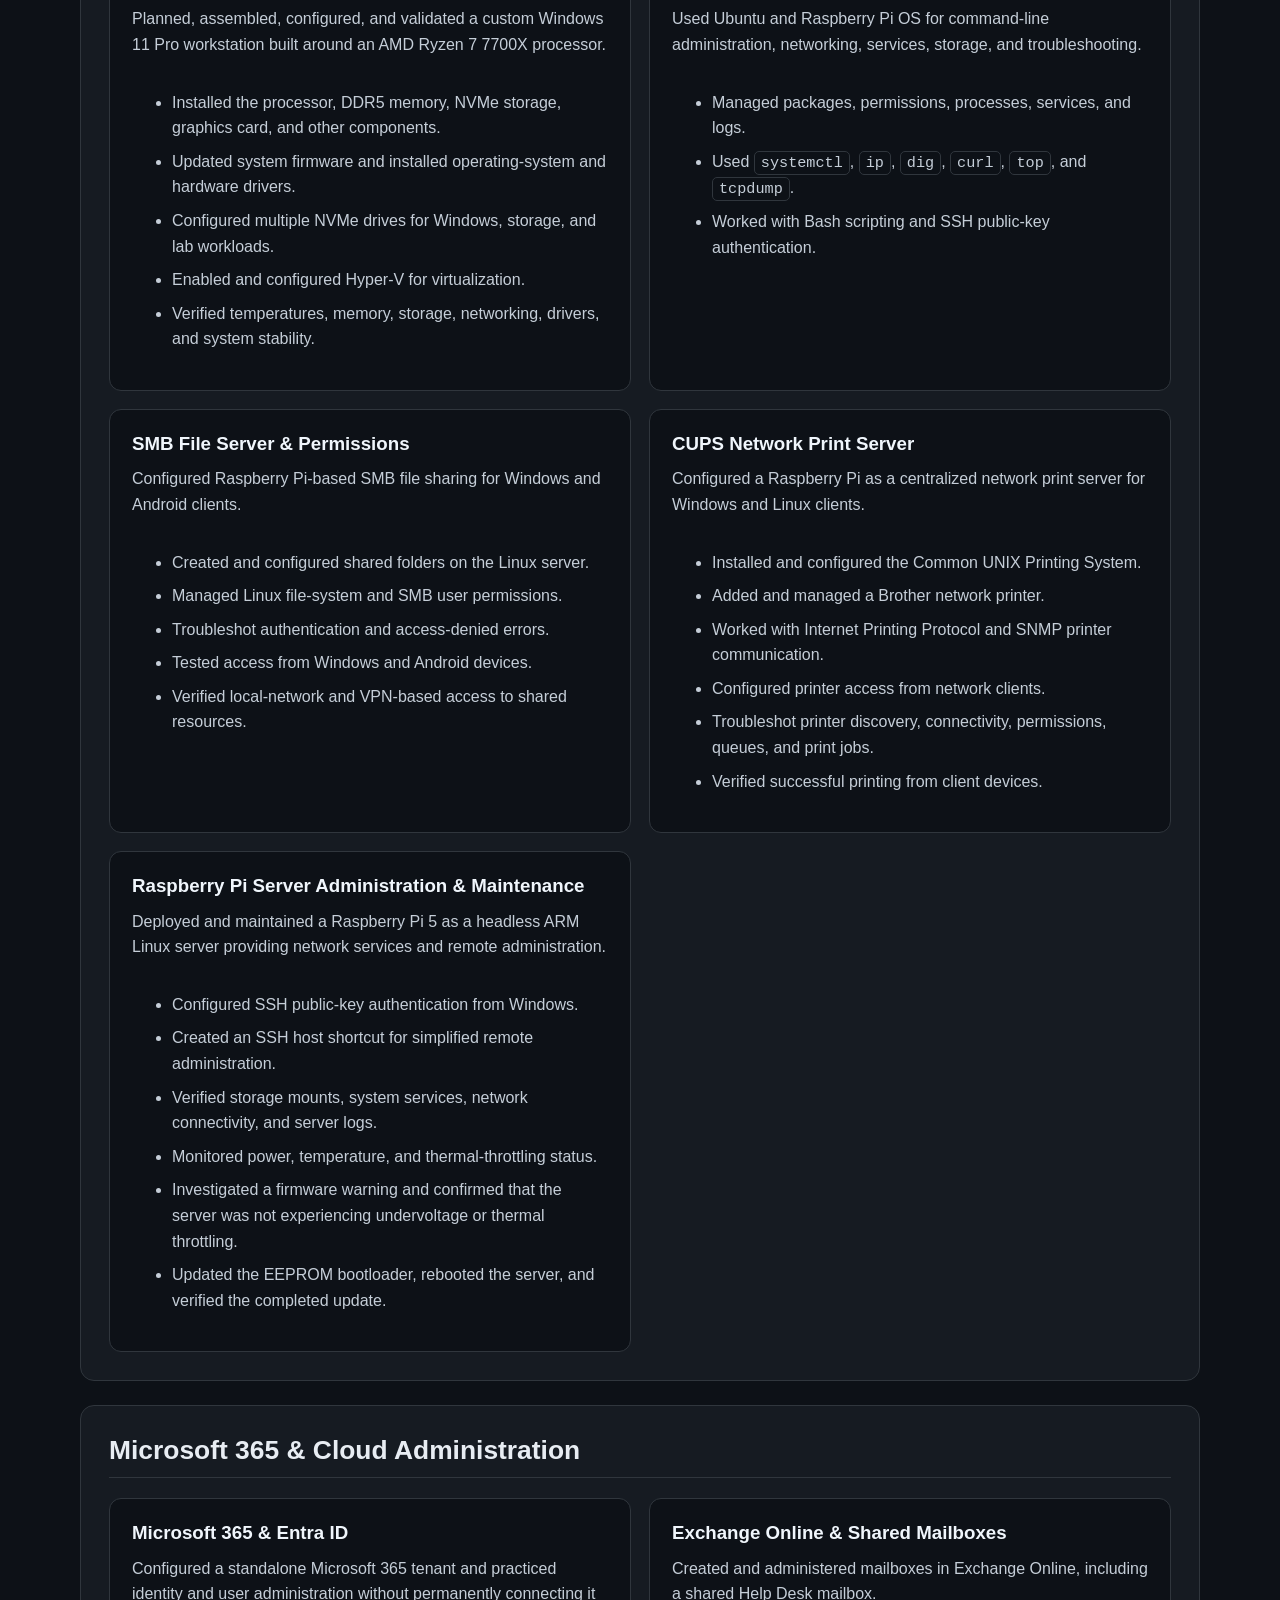
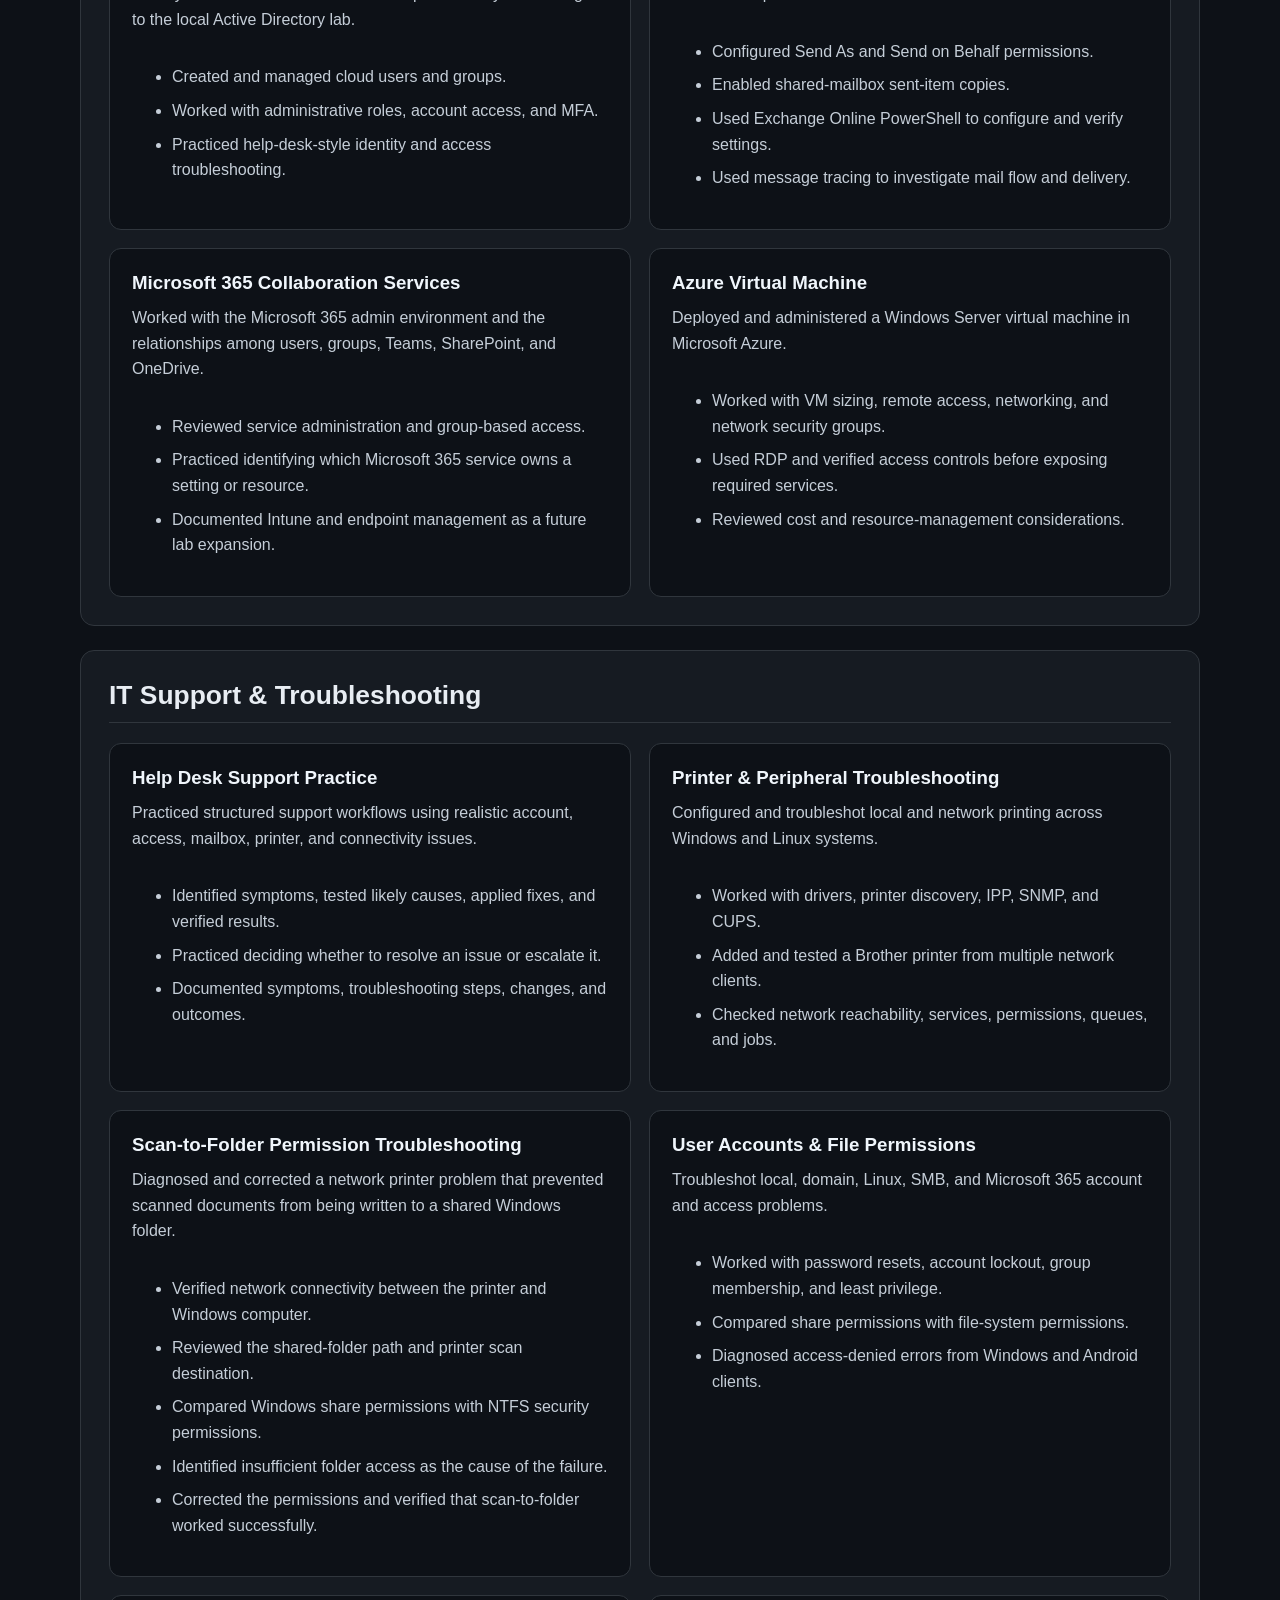
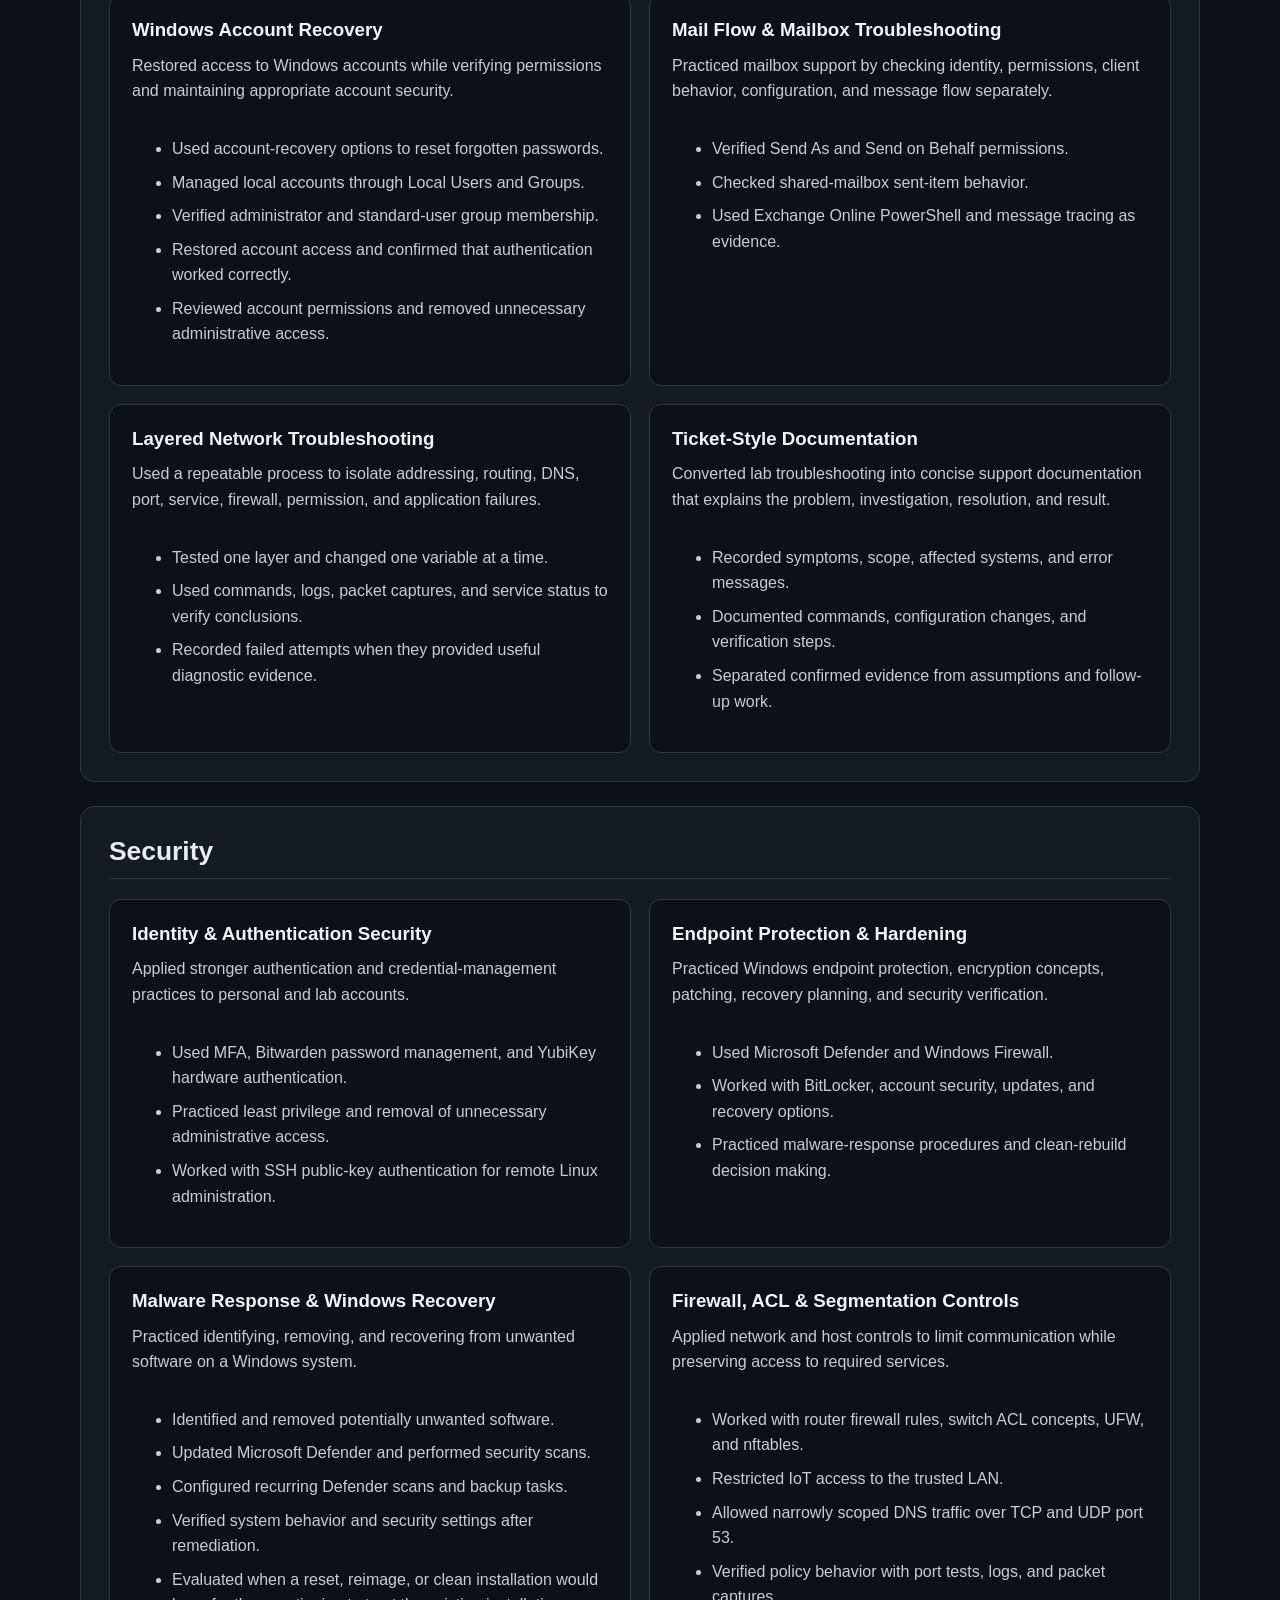
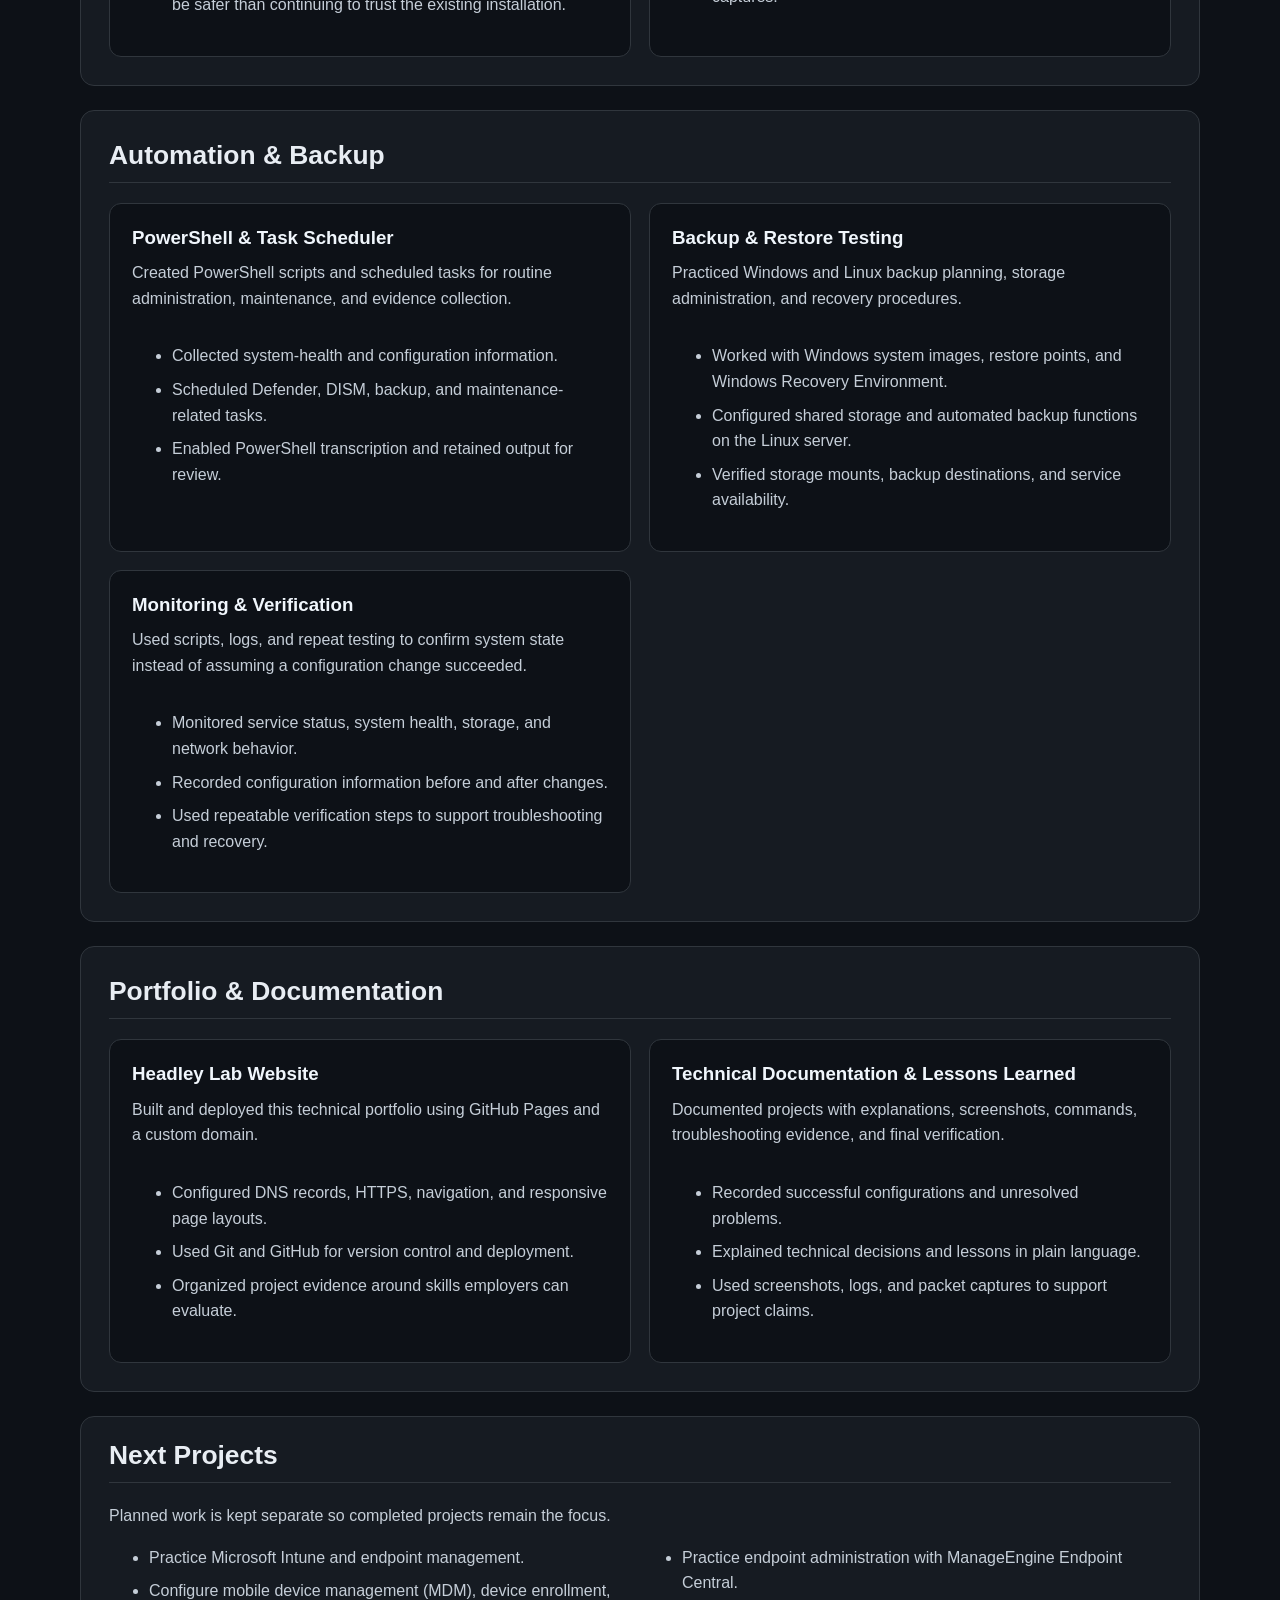
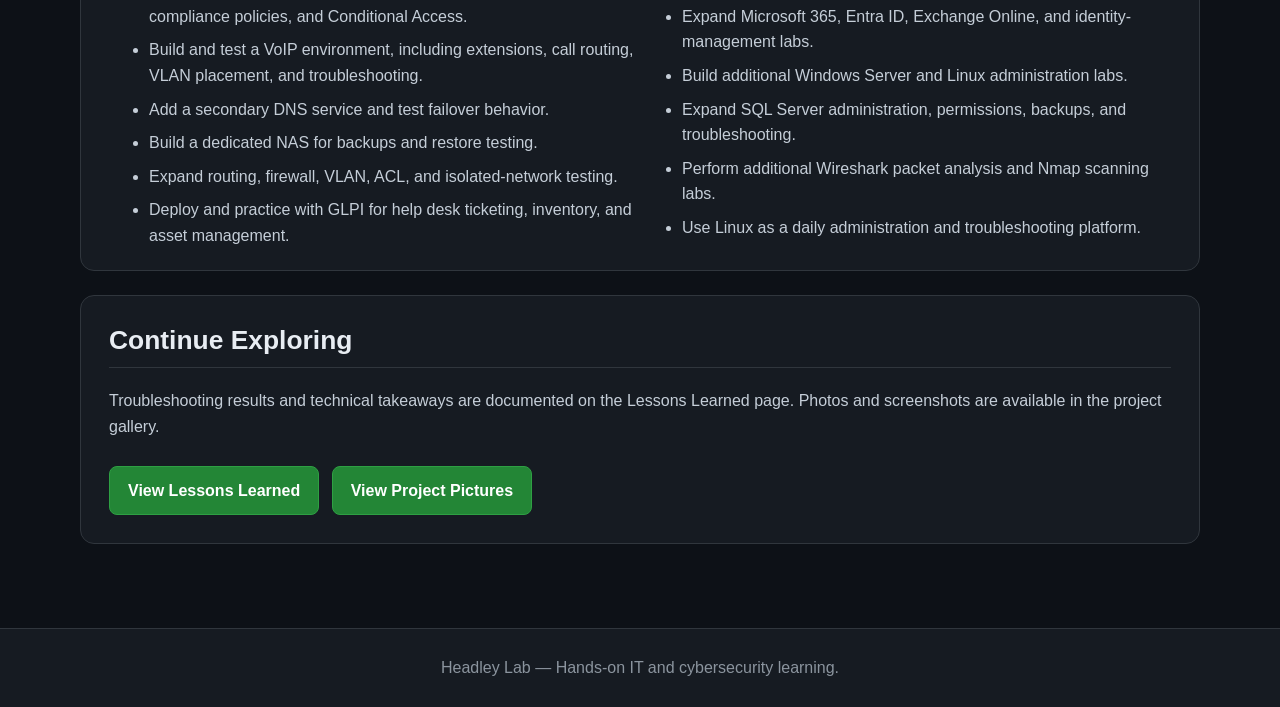
<file: projects.html>
<!DOCTYPE html>
<html lang="en">
<head>
  <meta charset="UTF-8">
  <meta name="viewport" content="width=device-width, initial-scale=1.0">
  <title>Headley Lab | Projects</title>
  <meta
    name="description"
    content="Hands-on projects in networking, systems administration, Microsoft 365, IT support, security, automation, backup, and technical documentation."
  >
  <link rel="stylesheet" href="style.css">
</head>

<body>
  <header class="site-header">
    <div class="container">
      <p class="eyebrow">Technical Experience</p>
      <h1>Projects and Hands-On Experience</h1>
      <p class="intro">
        Practical work organized around the technical areas employers
        evaluate for IT support, networking, and systems-administration roles.
      </p>

      <nav aria-label="Main navigation">
        <a href="index.html">Home</a>
        <a href="projects.html">Projects</a>
        <a href="lessons-learned.html">Lessons Learned</a>
        <a href="index.html#certificates">Certificates</a>
        <a href="index.html#about">About</a>
        <a href="completed-labs.html">Completed Labs</a>
        <a href="Pictures.html">Pictures</a>
        <a href="index.html#contact">Contact</a>
        <a href="resume.pdf" target="_blank" rel="noopener noreferrer">Resume</a>
      </nav>
    </div>
  </header>

  <main class="container">
    <nav class="project-nav" aria-label="Project categories">
      <a href="#networking">Networking</a>
      <a href="#systems">Systems</a>
      <a href="#m365">Microsoft 365</a>
      <a href="#support">IT Support</a>
      <a href="#security">Security</a>
      <a href="#automation">Automation</a>
    </nav>

    <section id="networking">
      <h2>Networking & Infrastructure</h2>
      <div class="project-grid">
        <article class="project-card">
          <h3>Managed Multi-Gigabit Network</h3>
          <p>
            Built and administer a centrally managed network using a dedicated
            gateway, managed multi-gigabit switching, Power over Ethernet,
            Wi-Fi 7 access points, and wired backhaul.
          </p>
          <ul>
            <li>Configured DHCP reservations, managed switch ports, and wireless networks.</li>
            <li>Worked with tagged uplinks, access ports, PoE, IPv4, and IPv6.</li>
            <li>Verified physical and logical traffic paths across multiple switches.</li>
          </ul>
        </article>

<article class="project-card">
  <h3>Wireless Deployment & Ethernet Cabling</h3>

  <p>
    Improved wireless coverage and performance through Wi-Fi analysis,
    access-point placement, Ethernet cabling, and wired backhaul.
  </p>

  <ul>
    <li>Analyzed Wi-Fi signal strength, coverage, channels, and access-point placement.</li>
    <li>Installed, terminated, and tested Ethernet cabling.</li>
    <li>Configured wired backhaul for Wi-Fi 7 access points.</li>
    <li>Connected access points using Power over Ethernet.</li>
    <li>Troubleshot managed-switch ports, uplinks, VLANs, and client connectivity.</li>
  </ul>
</article>

      
        <article class="project-card">
          <h3>VLANs & Inter-VLAN Routing</h3>
          <p>
            Segmented trusted and IoT devices while allowing only the
            cross-network services they require.
          </p>
          <ul>
            <li>Configured separate VLANs, gateways, switch ports, and wireless SSIDs.</li>
            <li>Compared router-based routing with Layer 3 switch routing.</li>
            <li>Allowed controlled DNS access without opening unrestricted LAN access.</li>
            <li>Troubleshot addressing, gateway, tagging, and ACL behavior.</li>
          </ul>
        </article>

        <article class="project-card">
          <h3>Pi-hole & Dual-Stack DNS</h3>
          <p>
            Deployed Pi-hole on a Raspberry Pi 5 as a centralized DNS filtering
            service for IPv4 and IPv6 clients.
          </p>
          <ul>
            <li>Configured IPv6 prefix delegation, Router Advertisements, SLAAC, and RDNSS.</li>
            <li>Worked with ICMPv6, Neighbor Discovery, and stable server addressing.</li>
            <li>Verified client DNS assignments and query logging.</li>
            <li>Configured TCP and UDP port 53 firewall access.</li>
          </ul>
        </article>

        <article class="project-card">
          <h3>DNS & Packet-Capture Troubleshooting</h3>
          <p>
            Diagnosed DNS failures by testing connectivity, ports, services,
            firewalls, and packet flow independently.
          </p>
          <ul>
            <li>Used <code>ping</code>, <code>dig</code>, <code>nslookup</code>, and <code>Test-NetConnection</code>.</li>
            <li>Captured DNS traffic with <code>tcpdump</code> to verify requests reached the server.</li>
            <li>Inspected Pi-hole logs, UFW, and nftables.</li>
            <li>Corrected missing IPv6 DNS rules and verified successful resolution.</li>
          </ul>
        </article>

        <article class="project-card">
          <h3>MTU & Packet-Size Testing</h3>
          <p>
            Tested maximum packet size across multiple switches to verify
            end-to-end Ethernet behavior.
          </p>
          <ul>
            <li>Used <code>ping -f -l 1472</code> to test a 1500-byte IPv4 packet without fragmentation.</li>
            <li>Verified successful transmission across the switching path.</li>
            <li>Compared jumbo-frame support with the actual end-to-end MTU.</li>
          </ul>
        </article>

        <article class="project-card">
          <h3>VPN & Remote Connectivity</h3>
          <p>
            Configured and tested secure remote connectivity to lab systems
            and services from outside the local network.
          </p>
          <ul>
            <li>Used VPN connectivity, SSH, RDP, and PowerShell Remoting.</li>
            <li>Verified reachability, listening ports, firewall rules, services, and authorization.</li>
            <li>Tested remote access to BatPi and shared resources.</li>
          </ul>
        </article>
      </div>
    </section>

    <section id="systems">
      <h2>Windows & Systems Administration</h2>
      <div class="project-grid">
        <article class="project-card">
          <h3>Active Directory, DNS & DHCP</h3>
          <p>
            Installed Active Directory Domain Services and DNS, created a lab
            domain, joined Windows clients, and practiced Windows Server
            administration.
          </p>
          <ul>
            <li>Created organizational units, groups, administrative users, and standard users.</li>
            <li>Worked with domain authentication, DNS zones, DHCP, and permissions.</li>
            <li>Practiced account lockout and domain-connectivity troubleshooting.</li>
          </ul>
        </article>

        <article class="project-card">
          <h3>Group Policy & Access Administration</h3>
          <p>
            Practiced domain policy, security context, and access-control
            administration in the Windows Server lab.
          </p>
          <ul>
            <li>Worked with password policies and account restrictions.</li>
            <li>Used <code>gpupdate /force</code> during policy testing.</li>
            <li>Compared local and domain accounts when troubleshooting access.</li>
          </ul>
        </article>

        <article class="project-card">
          <h3>Hyper-V Lab</h3>
          <p>
            Built a virtual lab using Windows 11, Windows Server, and Ubuntu
            for isolated administration and troubleshooting practice.
          </p>
          <ul>
            <li>Configured virtual machines, storage, networking, and resource allocation.</li>
            <li>Used checkpoints before changes to support testing and recovery.</li>
            <li>Troubleshot virtual-switch and guest-connectivity problems.</li>
          </ul>
        </article>

        <article class="project-card">
          <h3>Windows Administration</h3>
          <p>
            Administered Windows 11 and Windows Server through graphical
            tools, command-line utilities, and PowerShell.
          </p>
          <ul>
            <li>Worked with accounts, permissions, services, logs, storage, and scheduled tasks.</li>
            <li>Used Event Viewer, Device Manager, Disk Management, Defender, and Windows Firewall.</li>
            <li>Practiced recovery, remote administration, and configuration verification.</li>
          </ul>
        </article>

<article class="project-card">
  <h3>Custom PC Build & Hardware Validation</h3>

  <p>
    Planned, assembled, configured, and validated a custom Windows 11 Pro
    workstation built around an AMD Ryzen 7 7700X processor.
  </p>

  <ul>
    <li>Installed the processor, DDR5 memory, NVMe storage, graphics card, and other components.</li>
    <li>Updated system firmware and installed operating-system and hardware drivers.</li>
    <li>Configured multiple NVMe drives for Windows, storage, and lab workloads.</li>
    <li>Enabled and configured Hyper-V for virtualization.</li>
    <li>Verified temperatures, memory, storage, networking, drivers, and system stability.</li>
  </ul>
</article>

        <article class="project-card">
          <h3>Linux Administration</h3>
          <p>
            Used Ubuntu and Raspberry Pi OS for command-line administration,
            networking, services, storage, and troubleshooting.
          </p>
          <ul>
            <li>Managed packages, permissions, processes, services, and logs.</li>
            <li>Used <code>systemctl</code>, <code>ip</code>, <code>dig</code>, <code>curl</code>, <code>top</code>, and <code>tcpdump</code>.</li>
            <li>Worked with Bash scripting and SSH public-key authentication.</li>
          </ul>
        </article>

        <article class="project-card">
  <h3>SMB File Server & Permissions</h3>

  <p>
    Configured Raspberry Pi-based SMB file sharing for Windows and Android
    clients.
  </p>

  <ul>
    <li>Created and configured shared folders on the Linux server.</li>
    <li>Managed Linux file-system and SMB user permissions.</li>
    <li>Troubleshot authentication and access-denied errors.</li>
    <li>Tested access from Windows and Android devices.</li>
    <li>Verified local-network and VPN-based access to shared resources.</li>
  </ul>
</article>

<article class="project-card">
  <h3>CUPS Network Print Server</h3>

  <p>
    Configured a Raspberry Pi as a centralized network print server for
    Windows and Linux clients.
  </p>

  <ul>
    <li>Installed and configured the Common UNIX Printing System.</li>
    <li>Added and managed a Brother network printer.</li>
    <li>Worked with Internet Printing Protocol and SNMP printer communication.</li>
    <li>Configured printer access from network clients.</li>
    <li>Troubleshot printer discovery, connectivity, permissions, queues, and print jobs.</li>
    <li>Verified successful printing from client devices.</li>
  </ul>
</article>

<article class="project-card">
  <h3>Raspberry Pi Server Administration & Maintenance</h3>

  <p>
    Deployed and maintained a Raspberry Pi 5 as a headless ARM Linux server
    providing network services and remote administration.
  </p>

  <ul>
    <li>Configured SSH public-key authentication from Windows.</li>
    <li>Created an SSH host shortcut for simplified remote administration.</li>
    <li>Verified storage mounts, system services, network connectivity, and server logs.</li>
    <li>Monitored power, temperature, and thermal-throttling status.</li>
    <li>Investigated a firmware warning and confirmed that the server was not experiencing undervoltage or thermal throttling.</li>
    <li>Updated the EEPROM bootloader, rebooted the server, and verified the completed update.</li>
  </ul>
</article>

      </div>
    </section>

    <section id="m365">
      <h2>Microsoft 365 & Cloud Administration</h2>
      <div class="project-grid">
        <article class="project-card">
          <h3>Microsoft 365 & Entra ID</h3>
          <p>
            Configured a standalone Microsoft 365 tenant and practiced
            identity and user administration without permanently connecting
            it to the local Active Directory lab.
          </p>
          <ul>
            <li>Created and managed cloud users and groups.</li>
            <li>Worked with administrative roles, account access, and MFA.</li>
            <li>Practiced help-desk-style identity and access troubleshooting.</li>
          </ul>
        </article>

        <article class="project-card">
          <h3>Exchange Online & Shared Mailboxes</h3>
          <p>
            Created and administered mailboxes in Exchange Online, including
            a shared Help Desk mailbox.
          </p>
          <ul>
            <li>Configured Send As and Send on Behalf permissions.</li>
            <li>Enabled shared-mailbox sent-item copies.</li>
            <li>Used Exchange Online PowerShell to configure and verify settings.</li>
            <li>Used message tracing to investigate mail flow and delivery.</li>
          </ul>
        </article>

        <article class="project-card">
          <h3>Microsoft 365 Collaboration Services</h3>
          <p>
            Worked with the Microsoft 365 admin environment and the
            relationships among users, groups, Teams, SharePoint, and OneDrive.
          </p>
          <ul>
            <li>Reviewed service administration and group-based access.</li>
            <li>Practiced identifying which Microsoft 365 service owns a setting or resource.</li>
            <li>Documented Intune and endpoint management as a future lab expansion.</li>
          </ul>
        </article>

        <article class="project-card">
          <h3>Azure Virtual Machine</h3>
          <p>
            Deployed and administered a Windows Server virtual machine in
            Microsoft Azure.
          </p>
          <ul>
            <li>Worked with VM sizing, remote access, networking, and network security groups.</li>
            <li>Used RDP and verified access controls before exposing required services.</li>
            <li>Reviewed cost and resource-management considerations.</li>
          </ul>
        </article>
      </div>
    </section>

    <section id="support">
      <h2>IT Support & Troubleshooting</h2>
      <div class="project-grid">
        <article class="project-card">
          <h3>Help Desk Support Practice</h3>
          <p>
            Practiced structured support workflows using realistic account,
            access, mailbox, printer, and connectivity issues.
          </p>
          <ul>
            <li>Identified symptoms, tested likely causes, applied fixes, and verified results.</li>
            <li>Practiced deciding whether to resolve an issue or escalate it.</li>
            <li>Documented symptoms, troubleshooting steps, changes, and outcomes.</li>
          </ul>
        </article>

        <article class="project-card">
          <h3>Printer & Peripheral Troubleshooting</h3>
          <p>
            Configured and troubleshot local and network printing across
            Windows and Linux systems.
          </p>
          <ul>
            <li>Worked with drivers, printer discovery, IPP, SNMP, and CUPS.</li>
            <li>Added and tested a Brother printer from multiple network clients.</li>
            <li>Checked network reachability, services, permissions, queues, and jobs.</li>
          </ul>
        </article>

<article class="project-card">
  <h3>Scan-to-Folder Permission Troubleshooting</h3>

  <p>
    Diagnosed and corrected a network printer problem that prevented scanned
    documents from being written to a shared Windows folder.
  </p>

  <ul>
    <li>Verified network connectivity between the printer and Windows computer.</li>
    <li>Reviewed the shared-folder path and printer scan destination.</li>
    <li>Compared Windows share permissions with NTFS security permissions.</li>
    <li>Identified insufficient folder access as the cause of the failure.</li>
    <li>Corrected the permissions and verified that scan-to-folder worked successfully.</li>
  </ul>
</article>

        <article class="project-card">
          <h3>User Accounts & File Permissions</h3>
          <p>
            Troubleshot local, domain, Linux, SMB, and Microsoft 365 account
            and access problems.
          </p>
          <ul>
            <li>Worked with password resets, account lockout, group membership, and least privilege.</li>
            <li>Compared share permissions with file-system permissions.</li>
            <li>Diagnosed access-denied errors from Windows and Android clients.</li>
          </ul>
        </article>

<article class="project-card">
  <h3>Windows Account Recovery</h3>

  <p>
    Restored access to Windows accounts while verifying permissions and
    maintaining appropriate account security.
  </p>

  <ul>
    <li>Used account-recovery options to reset forgotten passwords.</li>
    <li>Managed local accounts through Local Users and Groups.</li>
    <li>Verified administrator and standard-user group membership.</li>
    <li>Restored account access and confirmed that authentication worked correctly.</li>
    <li>Reviewed account permissions and removed unnecessary administrative access.</li>
  </ul>
</article>

        <article class="project-card">
          <h3>Mail Flow & Mailbox Troubleshooting</h3>
          <p>
            Practiced mailbox support by checking identity, permissions,
            client behavior, configuration, and message flow separately.
          </p>
          <ul>
            <li>Verified Send As and Send on Behalf permissions.</li>
            <li>Checked shared-mailbox sent-item behavior.</li>
            <li>Used Exchange Online PowerShell and message tracing as evidence.</li>
          </ul>
        </article>

        <article class="project-card">
          <h3>Layered Network Troubleshooting</h3>
          <p>
            Used a repeatable process to isolate addressing, routing, DNS,
            port, service, firewall, permission, and application failures.
          </p>
          <ul>
            <li>Tested one layer and changed one variable at a time.</li>
            <li>Used commands, logs, packet captures, and service status to verify conclusions.</li>
            <li>Recorded failed attempts when they provided useful diagnostic evidence.</li>
          </ul>
        </article>

        <article class="project-card">
          <h3>Ticket-Style Documentation</h3>
          <p>
            Converted lab troubleshooting into concise support documentation
            that explains the problem, investigation, resolution, and result.
          </p>
          <ul>
            <li>Recorded symptoms, scope, affected systems, and error messages.</li>
            <li>Documented commands, configuration changes, and verification steps.</li>
            <li>Separated confirmed evidence from assumptions and follow-up work.</li>
          </ul>
        </article>
      </div>
    </section>

    <section id="security">
      <h2>Security</h2>
      <div class="project-grid">
        <article class="project-card">
          <h3>Identity & Authentication Security</h3>
          <p>
            Applied stronger authentication and credential-management
            practices to personal and lab accounts.
          </p>
          <ul>
            <li>Used MFA, Bitwarden password management, and YubiKey hardware authentication.</li>
            <li>Practiced least privilege and removal of unnecessary administrative access.</li>
            <li>Worked with SSH public-key authentication for remote Linux administration.</li>
          </ul>
        </article>

        <article class="project-card">
          <h3>Endpoint Protection & Hardening</h3>
          <p>
            Practiced Windows endpoint protection, encryption concepts,
            patching, recovery planning, and security verification.
          </p>
          <ul>
            <li>Used Microsoft Defender and Windows Firewall.</li>
            <li>Worked with BitLocker, account security, updates, and recovery options.</li>
            <li>Practiced malware-response procedures and clean-rebuild decision making.</li>
          </ul>
        </article>

<article class="project-card">
  <h3>Malware Response & Windows Recovery</h3>

  <p>
    Practiced identifying, removing, and recovering from unwanted software
    on a Windows system.
  </p>

  <ul>
    <li>Identified and removed potentially unwanted software.</li>
    <li>Updated Microsoft Defender and performed security scans.</li>
    <li>Configured recurring Defender scans and backup tasks.</li>
    <li>Verified system behavior and security settings after remediation.</li>
    <li>Evaluated when a reset, reimage, or clean installation would be safer than continuing to trust the existing installation.</li>
  </ul>
</article>

        <article class="project-card">
          <h3>Firewall, ACL & Segmentation Controls</h3>
          <p>
            Applied network and host controls to limit communication while
            preserving access to required services.
          </p>
          <ul>
            <li>Worked with router firewall rules, switch ACL concepts, UFW, and nftables.</li>
            <li>Restricted IoT access to the trusted LAN.</li>
            <li>Allowed narrowly scoped DNS traffic over TCP and UDP port 53.</li>
            <li>Verified policy behavior with port tests, logs, and packet captures.</li>
          </ul>
        </article>
      </div>
    </section>

    <section id="automation">
      <h2>Automation & Backup</h2>
      <div class="project-grid">
        <article class="project-card">
          <h3>PowerShell & Task Scheduler</h3>
          <p>
            Created PowerShell scripts and scheduled tasks for routine
            administration, maintenance, and evidence collection.
          </p>
          <ul>
            <li>Collected system-health and configuration information.</li>
            <li>Scheduled Defender, DISM, backup, and maintenance-related tasks.</li>
            <li>Enabled PowerShell transcription and retained output for review.</li>
          </ul>
        </article>

        <article class="project-card">
          <h3>Backup & Restore Testing</h3>
          <p>
            Practiced Windows and Linux backup planning, storage
            administration, and recovery procedures.
          </p>
          <ul>
            <li>Worked with Windows system images, restore points, and Windows Recovery Environment.</li>
            <li>Configured shared storage and automated backup functions on the Linux server.</li>
            <li>Verified storage mounts, backup destinations, and service availability.</li>
          </ul>
        </article>

        <article class="project-card">
          <h3>Monitoring & Verification</h3>
          <p>
            Used scripts, logs, and repeat testing to confirm system state
            instead of assuming a configuration change succeeded.
          </p>
          <ul>
            <li>Monitored service status, system health, storage, and network behavior.</li>
            <li>Recorded configuration information before and after changes.</li>
            <li>Used repeatable verification steps to support troubleshooting and recovery.</li>
          </ul>
        </article>
      </div>
    </section>

    <section id="documentation">
      <h2>Portfolio & Documentation</h2>
      <div class="project-grid">
        <article class="project-card">
          <h3>Headley Lab Website</h3>
          <p>
            Built and deployed this technical portfolio using GitHub Pages
            and a custom domain.
          </p>
          <ul>
            <li>Configured DNS records, HTTPS, navigation, and responsive page layouts.</li>
            <li>Used Git and GitHub for version control and deployment.</li>
            <li>Organized project evidence around skills employers can evaluate.</li>
          </ul>
        </article>

        <article class="project-card">
          <h3>Technical Documentation & Lessons Learned</h3>
          <p>
            Documented projects with explanations, screenshots, commands,
            troubleshooting evidence, and final verification.
          </p>
          <ul>
            <li>Recorded successful configurations and unresolved problems.</li>
            <li>Explained technical decisions and lessons in plain language.</li>
            <li>Used screenshots, logs, and packet captures to support project claims.</li>
          </ul>
        </article>
      </div>
    </section>

    <section class="roadmap" id="roadmap">
  <h2>Next Projects</h2>

  <p>
    Planned work is kept separate so completed projects remain the focus.
  </p>

  <ul class="roadmap-list">
    <li>Practice Microsoft Intune and endpoint management.</li>

    <li>
      Configure mobile device management (MDM), device enrollment,
      compliance policies, and Conditional Access.
    </li>

    <li>
      Build and test a VoIP environment, including extensions,
      call routing, VLAN placement, and troubleshooting.
    </li>

    <li>
      Add a secondary DNS service and test failover behavior.
    </li>

    <li>
      Build a dedicated NAS for backups and restore testing.
    </li>

    <li>
      Expand routing, firewall, VLAN, ACL, and isolated-network testing.
    </li>

    <li>
      Deploy and practice with GLPI for help desk ticketing,
      inventory, and asset management.
    </li>

    <li>
      Practice endpoint administration with ManageEngine Endpoint Central.
    </li>

    <li>
      Expand Microsoft 365, Entra ID, Exchange Online,
      and identity-management labs.
    </li>

    <li>
      Build additional Windows Server and Linux administration labs.
    </li>

    <li>
      Expand SQL Server administration, permissions,
      backups, and troubleshooting.
    </li>

    <li>
      Perform additional Wireshark packet analysis and Nmap scanning labs.
    </li>

    <li>
      Use Linux as a daily administration and troubleshooting platform.
    </li>
  </ul>
</section>

    <section>
      <h2>Continue Exploring</h2>
      <p>
        Troubleshooting results and technical takeaways are documented on
        the Lessons Learned page. Photos and screenshots are available in the
        project gallery.
      </p>
      <a class="button" href="lessons-learned.html">View Lessons Learned</a>
      <a class="button" href="Pictures.html">View Project Pictures</a>
    </section>
  </main>

  <footer>
    <div class="container">
      <p>Headley Lab — Hands-on IT and cybersecurity learning.</p>
    </div>
  </footer>
</body>
</html>
</file>
<file: style.css>
* {
  box-sizing: border-box;
}

html {
  scroll-behavior: smooth;
}

body {
  margin: 0;
  font-family: Arial, Helvetica, sans-serif;
  line-height: 1.6;
  color: #e8edf3;
  background: #0d1117;
}

img {
  display: block;
  max-width: 100%;
}

a {
  color: inherit;
}

.container {
  width: min(1120px, 92%);
  margin: 0 auto;
}

/* Header */

.site-header {
  padding: 56px 0 36px;
  text-align: center;
  background: #161b22;
  border-bottom: 1px solid #30363d;
}

.eyebrow {
  margin: 0 0 8px;
  font-size: 0.88rem;
  font-weight: 700;
  letter-spacing: 0.12rem;
  text-transform: uppercase;
  color: #58a6ff;
}

h1 {
  margin: 0;
  font-size: clamp(2.4rem, 6vw, 4.2rem);
  line-height: 1.1;
}

.intro {
  max-width: 760px;
  margin: 16px auto 24px;
  color: #b8c1cc;
}

/* Navigation */

.site-header nav {
  display: flex;
  flex-wrap: wrap;
  justify-content: center;
  gap: 10px;
  margin-top: 20px;
}

.site-header nav a {
  display: inline-flex;
  align-items: center;
  justify-content: center;
  min-width: 118px;
  min-height: 44px;
  padding: 10px 16px;
  font-size: 0.95rem;
  font-weight: 700;
  text-align: center;
  color: #e8edf3;
  text-decoration: none;
  background: #0d1117;
  border: 1px solid #30363d;
  border-radius: 8px;
  transition:
    border-color 0.2s ease,
    background 0.2s ease,
    transform 0.2s ease;
}

.site-header nav a:hover,
.site-header nav a:focus-visible {
  color: #ffffff;
  background: #111820;
  border-color: #58a6ff;
  transform: translateY(-1px);
}

/* Main layout */

main {
  padding: 26px 0 60px;
}

section {
  margin: 24px 0;
  padding: 28px;
  background: #161b22;
  border: 1px solid #30363d;
  border-radius: 14px;
}

h2 {
  margin: 0 0 20px;
  padding-bottom: 10px;
  font-size: 1.65rem;
  line-height: 1.25;
  border-bottom: 1px solid #30363d;
}

h3 {
  margin: 0 0 10px;
  line-height: 1.3;
}

p {
  margin-top: 0;
  color: #c5ced8;
}

ul,
ol {
  color: #c5ced8;
}

li + li {
  margin-top: 8px;
}

code {
  padding: 2px 6px;
  font-family: Consolas, "Courier New", monospace;
  font-size: 0.95em;
  background: #0d1117;
  border: 1px solid #30363d;
  border-radius: 5px;
}

.workflow {
  margin-bottom: 0;
  padding: 14px 16px;
  background: #0d1117;
  border-left: 4px solid #58a6ff;
  border-radius: 6px;
}

/* Project cards */

.project-nav {
  display: flex;
  flex-wrap: wrap;
  justify-content: center;
  gap: 10px;
  margin: 24px 0;
  padding: 16px;
  background: #161b22;
  border: 1px solid #30363d;
  border-radius: 12px;
}

.project-nav a {
  display: inline-flex;
  align-items: center;
  justify-content: center;
  min-height: 40px;
  padding: 8px 14px;
  font-size: 0.92rem;
  font-weight: 700;
  color: #e8edf3;
  text-decoration: none;
  background: #0d1117;
  border: 1px solid #30363d;
  border-radius: 999px;
}

.project-nav a:hover,
.project-nav a:focus-visible {
  color: #ffffff;
  border-color: #58a6ff;
}

section[id] {
  scroll-margin-top: 16px;
}

.project-grid {
  display: grid;
  grid-template-columns: repeat(2, minmax(0, 1fr));
  gap: 18px;
}

.project-card {
  display: flex;
  flex-direction: column;
  padding: 22px;
  background: #0d1117;
  border: 1px solid #30363d;
  border-radius: 12px;
}

.project-card h3 {
  color: #f0f6fc;
}

.project-card p:last-child {
  margin-bottom: 0;
}

.roadmap {
  padding: 22px 28px;
}

.roadmap-list {
  margin-bottom: 0;
  columns: 2;
  column-gap: 44px;
}

.roadmap-list li {
  break-inside: avoid;
}

/* Gallery images */

.project-card img {
  width: 100%;
  height: 260px;
  object-fit: cover;
  margin-bottom: 16px;
  background: #161b22;
  border: 1px solid #30363d;
  border-radius: 8px;
}

.certificate-image-link {
  display: block;
  margin-bottom: 14px;
  text-decoration: none;
}

/* Buttons */

.button {
  display: inline-flex;
  align-items: center;
  justify-content: center;
  margin-top: 10px;
  margin-right: 8px;
  min-height: 44px;
  padding: 11px 18px;
  font-weight: 700;
  color: #ffffff;
  text-decoration: none;
  background: #238636;
  border: 1px solid #2ea043;
  border-radius: 8px;
  transition:
    background 0.2s ease,
    transform 0.2s ease;
}

.button:hover,
.button:focus-visible {
  background: #2ea043;
  transform: translateY(-1px);
}

/* Certificates */

.cert-grid {
  display: grid;
  grid-template-columns: repeat(2, minmax(0, 1fr));
  gap: 20px;
  align-items: stretch;
}

.certificate-card {
  overflow: hidden;
  display: flex;
  flex-direction: column;
  text-align: center;
  background: #0d1117;
  border: 1px solid #30363d;
  border-radius: 12px;
}

.certificate-card img {
  width: 100%;
  height: auto;
  margin: 0 auto;
  background: #ffffff;
  border-bottom: 1px solid #30363d;
}

.certificate-content {
  display: flex;
  flex: 1;
  flex-direction: column;
  align-items: center;
  padding: 20px;
}

.certificate-content h3 {
  margin-bottom: 6px;
}

.certificate-content p {
  margin-bottom: 16px;
}

.certificate-content .button {
  margin-top: auto;
}

.certificate-toggle {
  border: 1px solid #2ea043;
  cursor: pointer;
  font: inherit;
}

.certificate-details {
  width: 100%;
  margin-top: 18px;
}

.certificate-details[hidden] {
  display: none;
}

/* Footer */

footer {
  padding: 26px 0;
  text-align: center;
  background: #161b22;
  border-top: 1px solid #30363d;
}

footer p {
  margin: 0;
  color: #8b949e;
}

/* Mobile */

@media (max-width: 750px) {
  .cert-grid,
  .project-grid {
    grid-template-columns: 1fr;
  }

  .site-header {
    padding: 42px 0 30px;
  }

  .site-header nav {
    gap: 8px;
  }

  .site-header nav a {
    flex: 1 1 140px;
    min-width: 0;
  }

  .project-nav a {
    flex: 1 1 135px;
  }

  .roadmap-list {
    columns: 1;
  }

  section {
    padding: 21px;
  }

  h2 {
    font-size: 1.45rem;
  }

  .project-card img {
    height: auto;
  }

  .button {
    width: 100%;
    margin-right: 0;
  }
}
</file>
